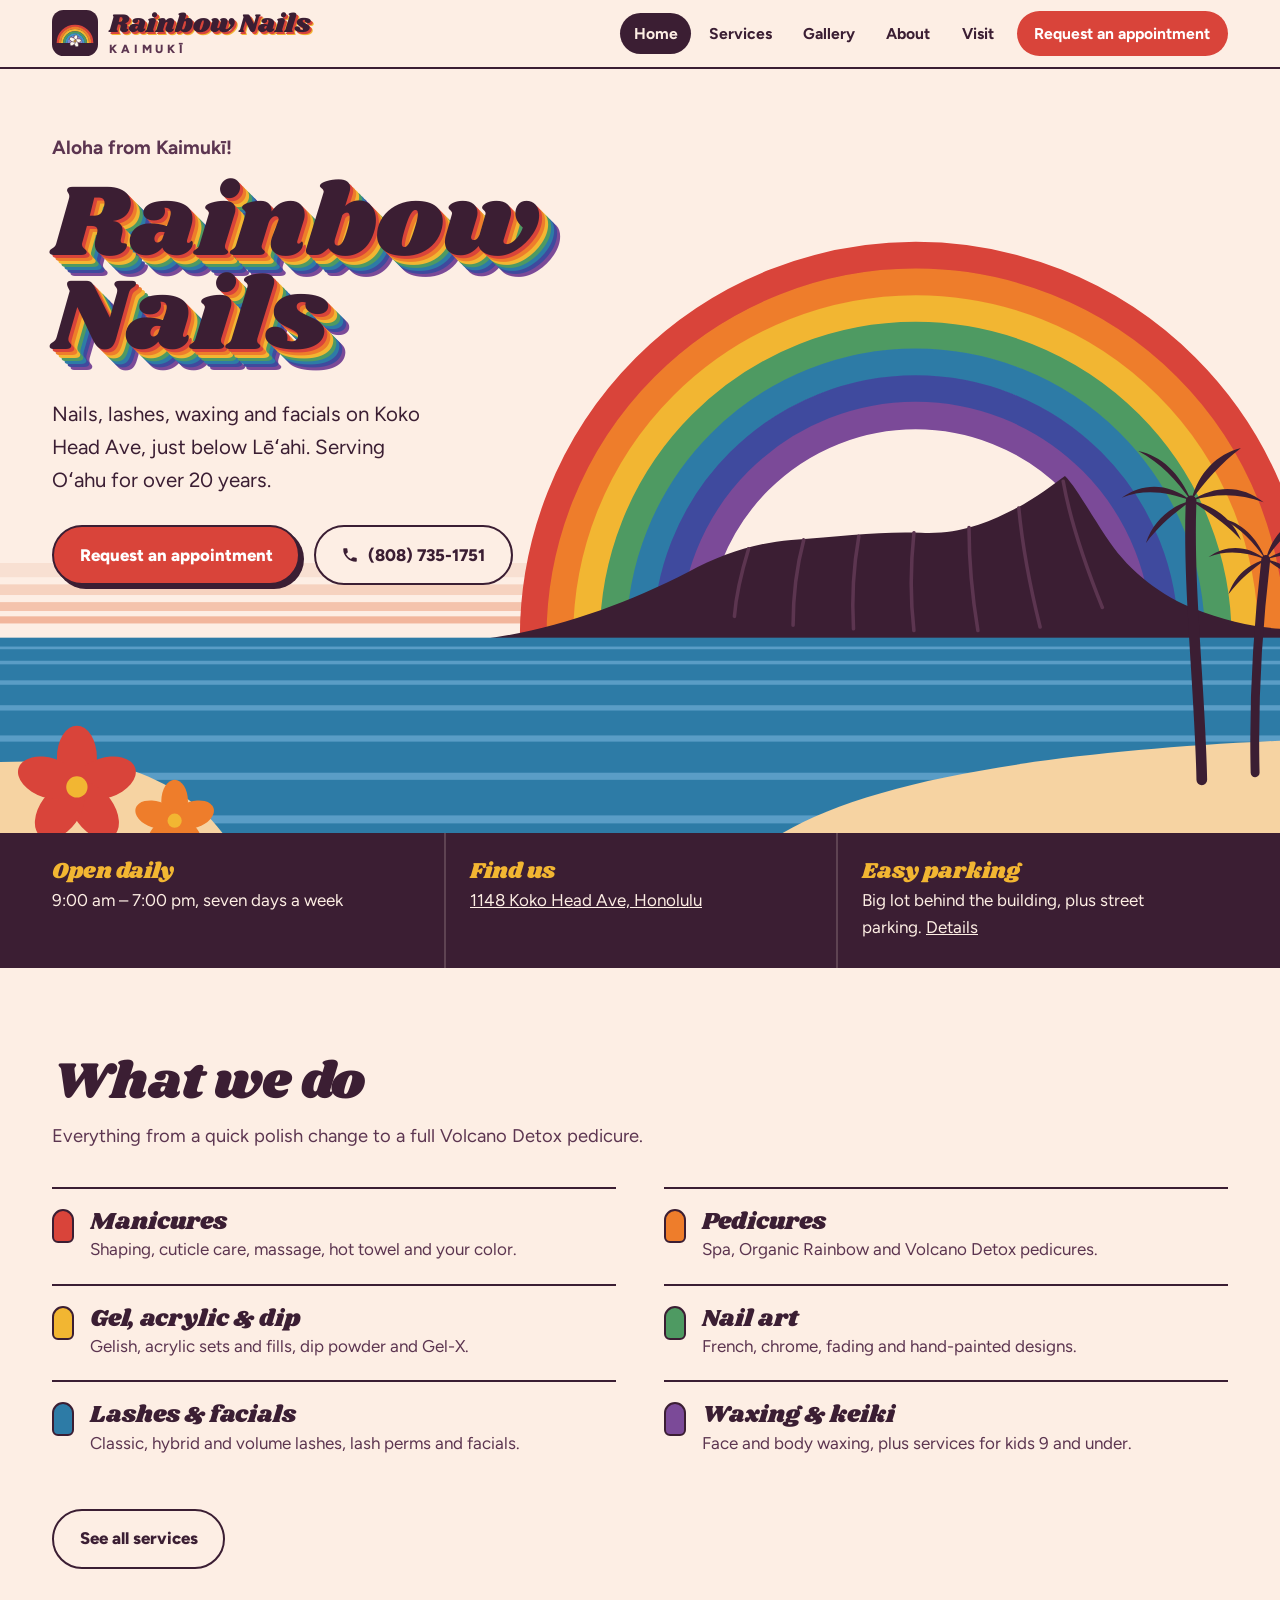
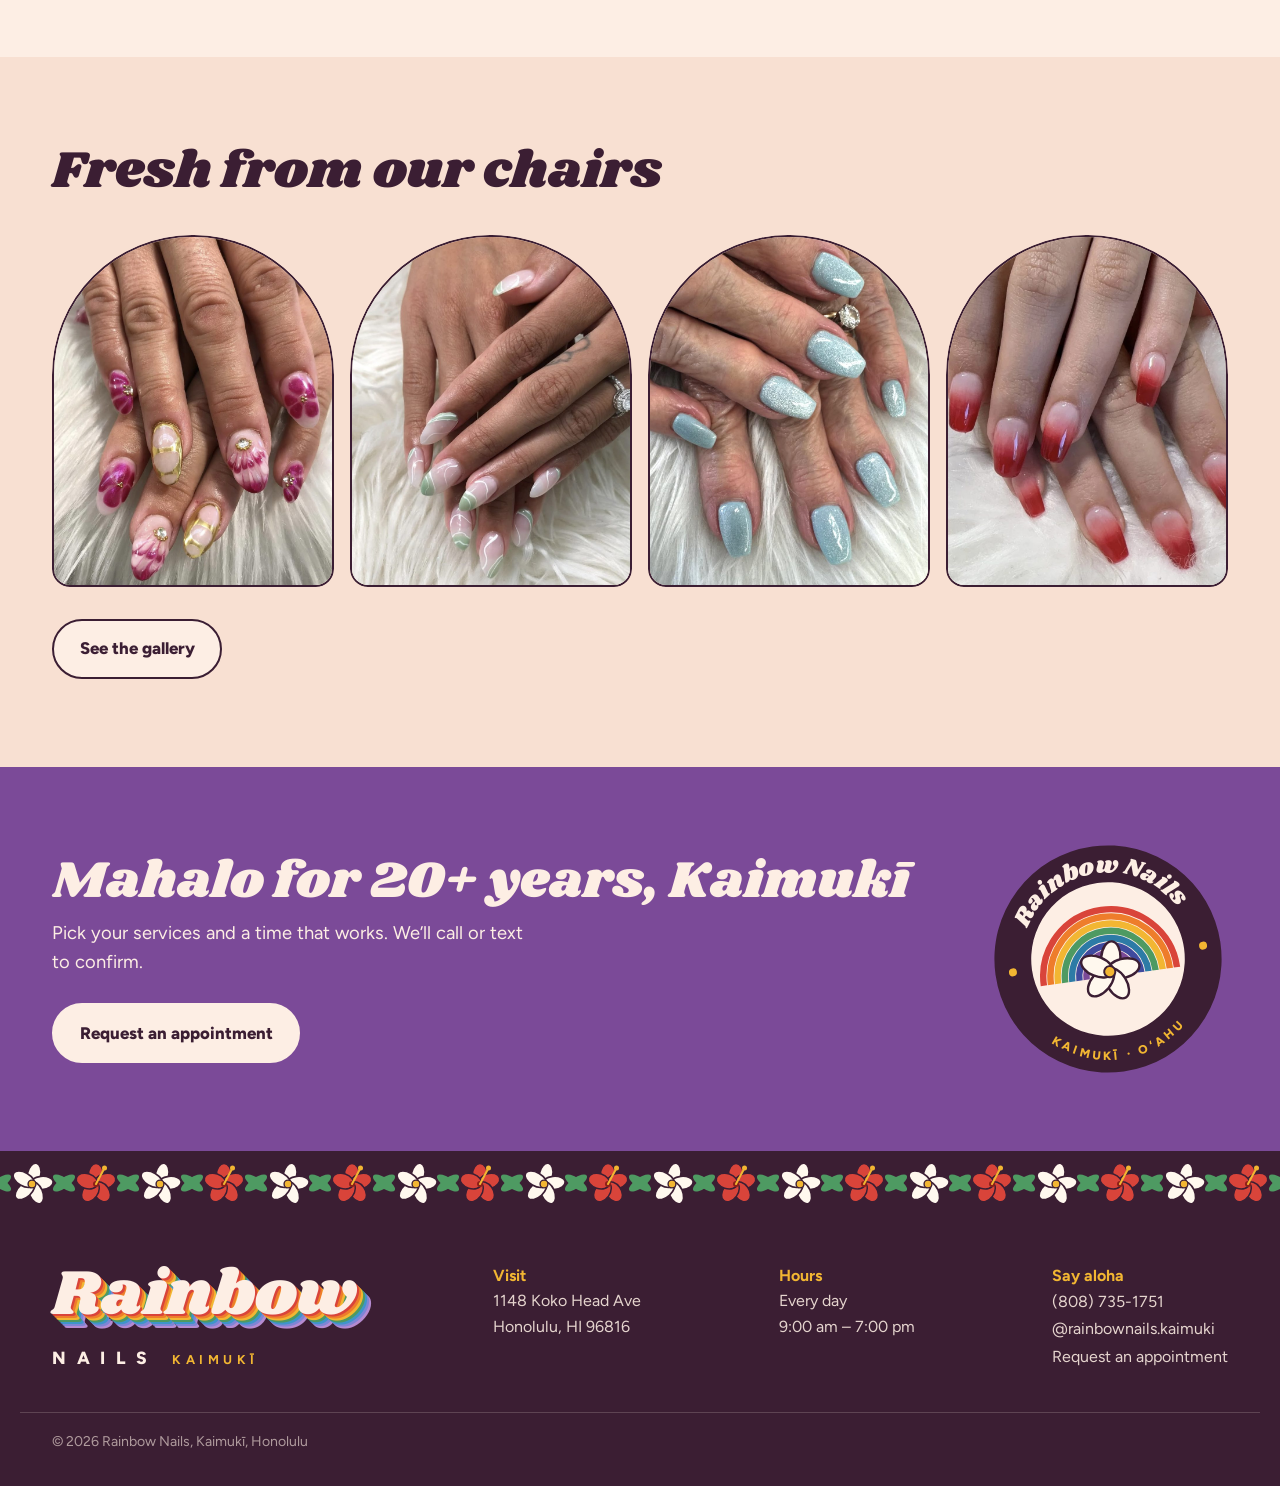
<file: index.html>
<!DOCTYPE html>
<html lang="en">
<head>
  <meta charset="UTF-8" />
  <meta name="viewport" content="width=device-width, initial-scale=1.0" />
  <title>Rainbow Nails | Nail Salon in Kaimukī, Honolulu</title>
  <meta name="description" content="Rainbow Nails is a Kaimukī nail salon on Koko Head Ave serving Oʻahu for over 20 years. Manicures, pedicures, gel, acrylic, dip, lashes, waxing and facials. Open daily 9am–7pm." />
  <meta property="og:title" content="Rainbow Nails | Nail Salon in Kaimukī, Honolulu" />
  <meta property="og:description" content="Rainbow Nails is a Kaimukī nail salon on Koko Head Ave serving Oʻahu for over 20 years. Manicures, pedicures, gel, acrylic, dip, lashes, waxing and facials. Open daily 9am–7pm." />
  <meta property="og:image" content="og-image.png" />
  <meta name="theme-color" content="#3B1E33" />
  <link rel="icon" type="image/x-icon" href="favicon.ico" />
  <link rel="icon" type="image/png" sizes="16x16" href="favicon-16x16.png" />
  <link rel="icon" type="image/png" sizes="32x32" href="favicon-32x32.png" />
  <link rel="icon" type="image/png" sizes="192x192" href="favicon-192.png" />
  <link rel="apple-touch-icon" sizes="180x180" href="apple-touch-icon.png" />
  <link rel="preconnect" href="https://fonts.googleapis.com" />
  <link rel="preconnect" href="https://fonts.gstatic.com" crossorigin />
  <link href="https://fonts.googleapis.com/css2?family=Figtree:wght@400;600;700;800&family=Shrikhand&display=swap" rel="stylesheet" />
  <link rel="stylesheet" href="style.css" />
</head>
<body>

  <nav class="nav" aria-label="Main">
    <div class="nav-inner">
      <a href="index.html" class="nav-logo" aria-label="Rainbow Nails, Kaimukī, home">
        <svg viewBox="0 0 64 64" aria-hidden="true"><rect width="64" height="64" rx="16" fill="#3B1E33"/><g fill="none" stroke-width="3.1"><path stroke="#D9443A" d="M8 46 A24 24 0 0 1 56 46"/><path stroke="#EE7D2B" d="M11 46 A21 21 0 0 1 53 46"/><path stroke="#F2B632" d="M14 46 A18 18 0 0 1 50 46"/><path stroke="#4E9A62" d="M17 46 A15 15 0 0 1 47 46"/><path stroke="#3E95C9" d="M20 46 A12 12 0 0 1 44 46"/><path stroke="#7D86D6" d="M23 46 A9 9 0 0 1 41 46"/><path stroke="#B48AD0" d="M26 46 A6 6 0 0 1 38 46"/></g><g transform="translate(32 43.2) scale(0.23)"><g fill="#FFF8EE" stroke="#3B1E33" stroke-width="3"><ellipse cx="0" cy="-17" rx="12" ry="21" transform="rotate(12)"/><ellipse cx="0" cy="-17" rx="12" ry="21" transform="rotate(84)"/><ellipse cx="0" cy="-17" rx="12" ry="21" transform="rotate(156)"/><ellipse cx="0" cy="-17" rx="12" ry="21" transform="rotate(228)"/><ellipse cx="0" cy="-17" rx="12" ry="21" transform="rotate(300)"/></g><circle r="7" fill="#F2B632" stroke="#3B1E33" stroke-width="2.5"/></g></svg>
        <span class="nav-logo-text">Rainbow Nails<span class="nav-logo-sub">KAIMUKĪ</span></span>
      </a>
      <ul class="nav-links">
        <li><a href="index.html" class="active" aria-current="page">Home</a></li>
        <li><a href="services.html">Services</a></li>
        <li><a href="gallery.html">Gallery</a></li>
        <li><a href="about.html">About</a></li>
        <li><a href="contact.html">Visit</a></li>
        <li><a href="book.html" class="nav-cta">Request an appointment</a></li>
      </ul>
      <button class="nav-toggle" aria-label="Open menu" aria-expanded="false">&#9776;</button>
    </div>
  </nav>

  <main>
  <section class="hero">
    <svg class="hero-scene" viewBox="-480 0 1920 860" preserveAspectRatio="xMaxYMax slice" aria-hidden="true"><rect x="-480" width="1920" height="860" fill="#FDEEE4"/><rect x="-480" y="556" width="1920" height="16" fill="#F8E0D2"/><rect x="-480" y="580" width="1920" height="12" fill="#F6D2BF"/><rect x="-480" y="600" width="1920" height="10" fill="#F4C3AC"/><rect x="-480" y="616" width="1920" height="8" fill="#F2B69C"/><g fill="none" stroke-width="31"><path class="rn-arc" stroke="#D9443A" d="M600 640 A430 430 0 0 1 1460 640"/><path class="rn-arc" stroke="#EE7D2B" d="M630 640 A400 400 0 0 1 1430 640"/><path class="rn-arc" stroke="#F2B632" d="M660 640 A370 370 0 0 1 1400 640"/><path class="rn-arc" stroke="#4E9A62" d="M690 640 A340 340 0 0 1 1370 640"/><path class="rn-arc" stroke="#2D7BA6" d="M720 640 A310 310 0 0 1 1340 640"/><path class="rn-arc" stroke="#3F4A9E" d="M750 640 A280 280 0 0 1 1310 640"/><path class="rn-arc" stroke="#7B4A98" d="M780 640 A250 250 0 0 1 1280 640"/></g><path fill="#3B1E33" d="M540 642 C620 632 700 604 774 566 C812 546 846 534 890 530 C948 526 992 520 1036 522 C1078 524 1108 512 1138 497 C1164 484 1184 468 1198 458 C1210 470 1224 496 1244 526 C1266 560 1298 588 1340 606 C1380 622 1412 628 1440 630 L1440 642 Z"/><g fill="none" stroke="#5C3550" stroke-width="4" stroke-linecap="round"><path d="M842 540 C834 566 828 590 826 616"/><path d="M904 530 C896 560 892 590 892 626"/><path d="M966 526 C960 560 958 596 960 630"/><path d="M1028 522 C1024 560 1024 598 1028 632"/><path d="M1090 516 C1090 556 1094 596 1100 632"/><path d="M1146 494 C1150 536 1158 580 1170 628"/><path d="M1196 464 C1204 510 1220 556 1240 606"/></g><rect x="-480" y="640" width="1920" height="220" fill="#2D7BA6"/><g fill="#5A9DC6"><rect x="-480" y="650" width="1920" height="3"/><rect x="-480" y="666" width="1920" height="4"/><rect x="-480" y="688" width="1920" height="5"/><rect x="-480" y="716" width="1920" height="6"/><rect x="-480" y="750" width="1920" height="7"/><rect x="-480" y="792" width="1920" height="8"/><rect x="-480" y="840" width="1920" height="9"/></g><path fill="#F6D3A2" d="M880 860 C980 800 1180 768 1440 756 L1440 860 Z"/><path fill="#F6D3A2" d="M-480 860 L-480 800 C-200 790 60 772 120 782 C170 792 220 820 250 860 Z"/><path fill="none" stroke="#3B1E33" stroke-width="12" stroke-linecap="round" d="M1352 800 C1350 700 1336 580 1340 486"/><path fill="none" stroke="#3B1E33" stroke-width="10" stroke-linecap="round" d="M1412 792 C1410 710 1416 620 1424 552"/><g fill="#3B1E33" transform="translate(1340 486) scale(0.85)"><path d="M0 0 C-30 -24 -64 -24 -92 -4 C-62 -16 -32 -12 0 0 Z"/><path d="M0 0 C-14 -36 -40 -60 -70 -66 C-40 -50 -20 -28 0 0 Z"/><path d="M0 0 C10 -38 34 -62 66 -70 C40 -50 18 -26 0 0 Z"/><path d="M0 0 C34 -22 68 -20 96 2 C64 -10 32 -10 0 0 Z"/><path d="M0 0 C26 4 54 22 66 52 C46 30 24 16 0 0 Z"/><path d="M0 0 C-26 6 -50 26 -60 56 C-42 32 -22 16 0 0 Z"/></g><g fill="#3B1E33" transform="translate(1424 552) scale(0.7)"><path d="M0 0 C-30 -24 -64 -24 -92 -4 C-62 -16 -32 -12 0 0 Z"/><path d="M0 0 C-14 -36 -40 -60 -70 -66 C-40 -50 -20 -28 0 0 Z"/><path d="M0 0 C10 -38 34 -62 66 -70 C40 -50 18 -26 0 0 Z"/><path d="M0 0 C34 -22 68 -20 96 2 C64 -10 32 -10 0 0 Z"/><path d="M0 0 C26 4 54 22 66 52 C46 30 24 16 0 0 Z"/><path d="M0 0 C-26 6 -50 26 -60 56 C-42 32 -22 16 0 0 Z"/></g><g transform="translate(86 808) scale(1.5)"><ellipse cx="0" cy="-22" rx="15" ry="24" fill="#D9443A" transform="rotate(0)"/><ellipse cx="0" cy="-22" rx="15" ry="24" fill="#D9443A" transform="rotate(72)"/><ellipse cx="0" cy="-22" rx="15" ry="24" fill="#D9443A" transform="rotate(144)"/><ellipse cx="0" cy="-22" rx="15" ry="24" fill="#D9443A" transform="rotate(216)"/><ellipse cx="0" cy="-22" rx="15" ry="24" fill="#D9443A" transform="rotate(288)"/><circle r="8" fill="#F2B632"/></g><g transform="translate(196 846)"><ellipse cx="0" cy="-22" rx="15" ry="24" fill="#EE7D2B" transform="rotate(0)"/><ellipse cx="0" cy="-22" rx="15" ry="24" fill="#EE7D2B" transform="rotate(72)"/><ellipse cx="0" cy="-22" rx="15" ry="24" fill="#EE7D2B" transform="rotate(144)"/><ellipse cx="0" cy="-22" rx="15" ry="24" fill="#EE7D2B" transform="rotate(216)"/><ellipse cx="0" cy="-22" rx="15" ry="24" fill="#EE7D2B" transform="rotate(288)"/><circle r="8" fill="#F2B632"/></g></svg>
    <div class="hero-text">
      <div class="hero-text-inner">
        <p class="hero-hello">Aloha from Kaimukī!</p>
        <h1 class="rainbow-shadow">Rainbow Nails</h1>
        <p class="hero-sub">Nails, lashes, waxing and facials on Koko Head Ave, just below Lēʻahi. Serving Oʻahu for over 20 years.</p>
        <div class="hero-actions">
          <a href="book.html" class="btn btn-primary">Request an appointment</a>
          <a href="tel:+18087351751" class="btn btn-ghost"><svg viewBox="0 0 24 24" fill="currentColor" aria-hidden="true"><path d="M6.6 10.8a15.2 15.2 0 0 0 6.6 6.6l2.2-2.2a1 1 0 0 1 1-.25 11.4 11.4 0 0 0 3.6.57 1 1 0 0 1 1 1V20a1 1 0 0 1-1 1A17 17 0 0 1 3 4a1 1 0 0 1 1-1h3.5a1 1 0 0 1 1 1c0 1.25.2 2.45.57 3.57a1 1 0 0 1-.25 1z"/></svg> (808) 735-1751</a>
        </div>
      </div>
    </div>
  </section>

  <section class="info-strip" aria-label="Quick info">
    <div class="wrap">
      <div class="info-item"><h3>Open daily</h3><p>9:00 am – 7:00 pm, seven days a week</p></div>
      <div class="info-item"><h3>Find us</h3><p><a href="https://www.google.com/maps/dir/?api=1&destination=Rainbow+Nails,+1148+Koko+Head+Ave,+Honolulu,+HI+96816" target="_blank" rel="noopener">1148 Koko Head Ave, Honolulu</a></p></div>
      <div class="info-item"><h3>Easy parking</h3><p>Big lot behind the building, plus street parking. <a href="contact.html#parking">Details</a></p></div>
    </div>
  </section>

  <section class="section">
    <div class="wrap">
      <div class="section-head">
        <h2>What we do</h2>
        <p>Everything from a quick polish change to a full Volcano Detox pedicure.</p>
      </div>
      <ul class="menu">
        <li><span class="chip c1"></span><div><h3>Manicures</h3><p>Shaping, cuticle care, massage, hot towel and your color.</p></div></li>
        <li><span class="chip c2"></span><div><h3>Pedicures</h3><p>Spa, Organic Rainbow and Volcano Detox pedicures.</p></div></li>
        <li><span class="chip c3"></span><div><h3>Gel, acrylic &amp; dip</h3><p>Gelish, acrylic sets and fills, dip powder and Gel-X.</p></div></li>
        <li><span class="chip c4"></span><div><h3>Nail art</h3><p>French, chrome, fading and hand-painted designs.</p></div></li>
        <li><span class="chip c5"></span><div><h3>Lashes &amp; facials</h3><p>Classic, hybrid and volume lashes, lash perms and facials.</p></div></li>
        <li><span class="chip c7"></span><div><h3>Waxing &amp; keiki</h3><p>Face and body waxing, plus services for kids 9 and under.</p></div></li>
      </ul>
      <p style="margin-top:2rem"><a href="services.html" class="btn btn-ghost">See all services</a></p>
    </div>
  </section>

  <section class="section section--panel">
    <div class="wrap">
      <div class="section-head"><h2>Fresh from our chairs</h2></div>
      <div class="arch-row">
        <a href="gallery.html"><img src="gallery-2.jpg" alt="Magenta flower nail art with gold chrome accents" loading="lazy" /></a>
        <a href="gallery.html"><img src="gallery-1.jpg" alt="Sheer pink almond nails with sage green swirl art" loading="lazy" /></a>
        <a href="gallery.html"><img src="gallery-6.jpg" alt="Icy blue shimmer gel nails" loading="lazy" /></a>
        <a href="gallery.html"><img src="gallery-5.jpg" alt="Red ombre coffin nails" loading="lazy" /></a>
      </div>
      <p style="margin-top:2rem"><a href="gallery.html" class="btn btn-ghost">See the gallery</a></p>
    </div>
  </section>

  <section class="mahalo">
    <div class="wrap">
      <div>
        <h2>Mahalo for 20+ years, Kaimukī</h2>
        <p>Pick your services and a time that works. We&rsquo;ll call or text to confirm.</p>
        <a href="book.html" class="btn btn-light">Request an appointment</a>
      </div>
      <svg class="mahalo-badge" viewBox="0 0 300 300" role="img" aria-label="Rainbow Nails, Kaimukī, Oʻahu badge"><defs><path id="bTop" d="M42 150 A108 108 0 0 1 258 150"/><path id="bBot" d="M24 150 A126 126 0 0 0 276 150"/></defs><circle cx="150" cy="150" r="142" fill="#3B1E33"/><circle cx="150" cy="150" r="96" fill="#FDEEE4"/><text font-family="Shrikhand, Georgia, serif" font-size="30" fill="#FDEEE4"><textPath href="#bTop" startOffset="50%" text-anchor="middle">Rainbow Nails</textPath></text><text font-family="Figtree, sans-serif" font-weight="800" font-size="15" letter-spacing="4" fill="#F2B632"><textPath href="#bBot" startOffset="50%" text-anchor="middle">KAIMUKĪ · OʻAHU</textPath></text><circle cx="30" cy="150" r="5" fill="#F2B632"/><circle cx="270" cy="150" r="5" fill="#F2B632"/><g fill="none" stroke-width="8"><path stroke="#D9443A" d="M66 172 A84 84 0 0 1 234 172"/><path stroke="#EE7D2B" d="M75 172 A75 75 0 0 1 225 172"/><path stroke="#F2B632" d="M84 172 A66 66 0 0 1 216 172"/><path stroke="#4E9A62" d="M93 172 A57 57 0 0 1 207 172"/><path stroke="#2D7BA6" d="M102 172 A48 48 0 0 1 198 172"/><path stroke="#3F4A9E" d="M111 172 A39 39 0 0 1 189 172"/><path stroke="#7B4A98" d="M120 172 A30 30 0 0 1 180 172"/></g><g transform="translate(150 166)"><g fill="#FFF8EE" stroke="#3B1E33" stroke-width="3"><ellipse cx="0" cy="-17" rx="12" ry="21" transform="rotate(12)"/><ellipse cx="0" cy="-17" rx="12" ry="21" transform="rotate(84)"/><ellipse cx="0" cy="-17" rx="12" ry="21" transform="rotate(156)"/><ellipse cx="0" cy="-17" rx="12" ry="21" transform="rotate(228)"/><ellipse cx="0" cy="-17" rx="12" ry="21" transform="rotate(300)"/></g><circle r="7" fill="#F2B632" stroke="#3B1E33" stroke-width="2.5"/></g></svg>
    </div>
  </section>
  </main>

  <svg class="lei-band" aria-hidden="true"><defs><pattern id="leiBand" width="128" height="64" patternUnits="userSpaceOnUse"><rect width="128" height="64" fill="#3B1E33"/><g fill="#4E9A62"><ellipse cx="0" cy="32" rx="5" ry="13" transform="rotate(55 0 32)"/><ellipse cx="0" cy="32" rx="5" ry="13" transform="rotate(-55 0 32)"/><ellipse cx="64" cy="32" rx="5" ry="13" transform="rotate(55 64 32)"/><ellipse cx="64" cy="32" rx="5" ry="13" transform="rotate(-55 64 32)"/><ellipse cx="128" cy="32" rx="5" ry="13" transform="rotate(55 128 32)"/><ellipse cx="128" cy="32" rx="5" ry="13" transform="rotate(-55 128 32)"/></g><g transform="translate(32 33) scale(0.56)"><g fill="#FFF8EE" stroke="#3B1E33" stroke-width="3"><ellipse cx="0" cy="-17" rx="12" ry="21" transform="rotate(12)"/><ellipse cx="0" cy="-17" rx="12" ry="21" transform="rotate(84)"/><ellipse cx="0" cy="-17" rx="12" ry="21" transform="rotate(156)"/><ellipse cx="0" cy="-17" rx="12" ry="21" transform="rotate(228)"/><ellipse cx="0" cy="-17" rx="12" ry="21" transform="rotate(300)"/></g><circle r="7" fill="#F2B632" stroke="#3B1E33" stroke-width="2.5"/></g><g transform="translate(96 33) scale(0.5)"><g fill="#D9443A" stroke="#3B1E33" stroke-width="3"><ellipse cx="0" cy="-19" rx="15" ry="22" transform="rotate(0)"/><ellipse cx="0" cy="-19" rx="15" ry="22" transform="rotate(72)"/><ellipse cx="0" cy="-19" rx="15" ry="22" transform="rotate(144)"/><ellipse cx="0" cy="-19" rx="15" ry="22" transform="rotate(216)"/><ellipse cx="0" cy="-19" rx="15" ry="22" transform="rotate(288)"/></g><circle r="6" fill="#8E1F17"/><path d="M0 0 L16 -30" stroke="#F2B632" stroke-width="4" stroke-linecap="round"/><circle cx="17" cy="-32" r="5" fill="#F2B632"/></g></pattern></defs><rect width="100%" height="64" fill="url(#leiBand)"/></svg>
  <footer class="footer">
    <div class="footer-inner">
      <div>
        <div class="footer-logo-word">Rainbow</div>
        <div class="footer-logo-line"><span class="n">NAILS</span><span class="k">KAIMUKĪ</span></div>
      </div>
      <div>
        <h4>Visit</h4>
        <p>1148 Koko Head Ave<br>Honolulu, HI 96816</p>
      </div>
      <div>
        <h4>Hours</h4>
        <p>Every day<br>9:00 am – 7:00 pm</p>
      </div>
      <div>
        <h4>Say aloha</h4>
        <ul class="footer-links">
          <li><a href="tel:+18087351751">(808) 735-1751</a></li>
          <li><a href="https://www.instagram.com/rainbownails.kaimuki/" target="_blank" rel="noopener">@rainbownails.kaimuki</a></li>
          <li><a href="book.html">Request an appointment</a></li>
        </ul>
      </div>
    </div>
    <div class="footer-bottom">&copy; <span id="yr">2026</span> Rainbow Nails, Kaimukī, Honolulu</div>
  </footer>

  <a href="tel:+18087351751" class="call-bar"><svg viewBox="0 0 24 24" fill="currentColor" aria-hidden="true"><path d="M6.6 10.8a15.2 15.2 0 0 0 6.6 6.6l2.2-2.2a1 1 0 0 1 1-.25 11.4 11.4 0 0 0 3.6.57 1 1 0 0 1 1 1V20a1 1 0 0 1-1 1A17 17 0 0 1 3 4a1 1 0 0 1 1-1h3.5a1 1 0 0 1 1 1c0 1.25.2 2.45.57 3.57a1 1 0 0 1-.25 1z"/></svg> Call to book</a>

  <script src="nav.js"></script>
</body>
</html>
</file>
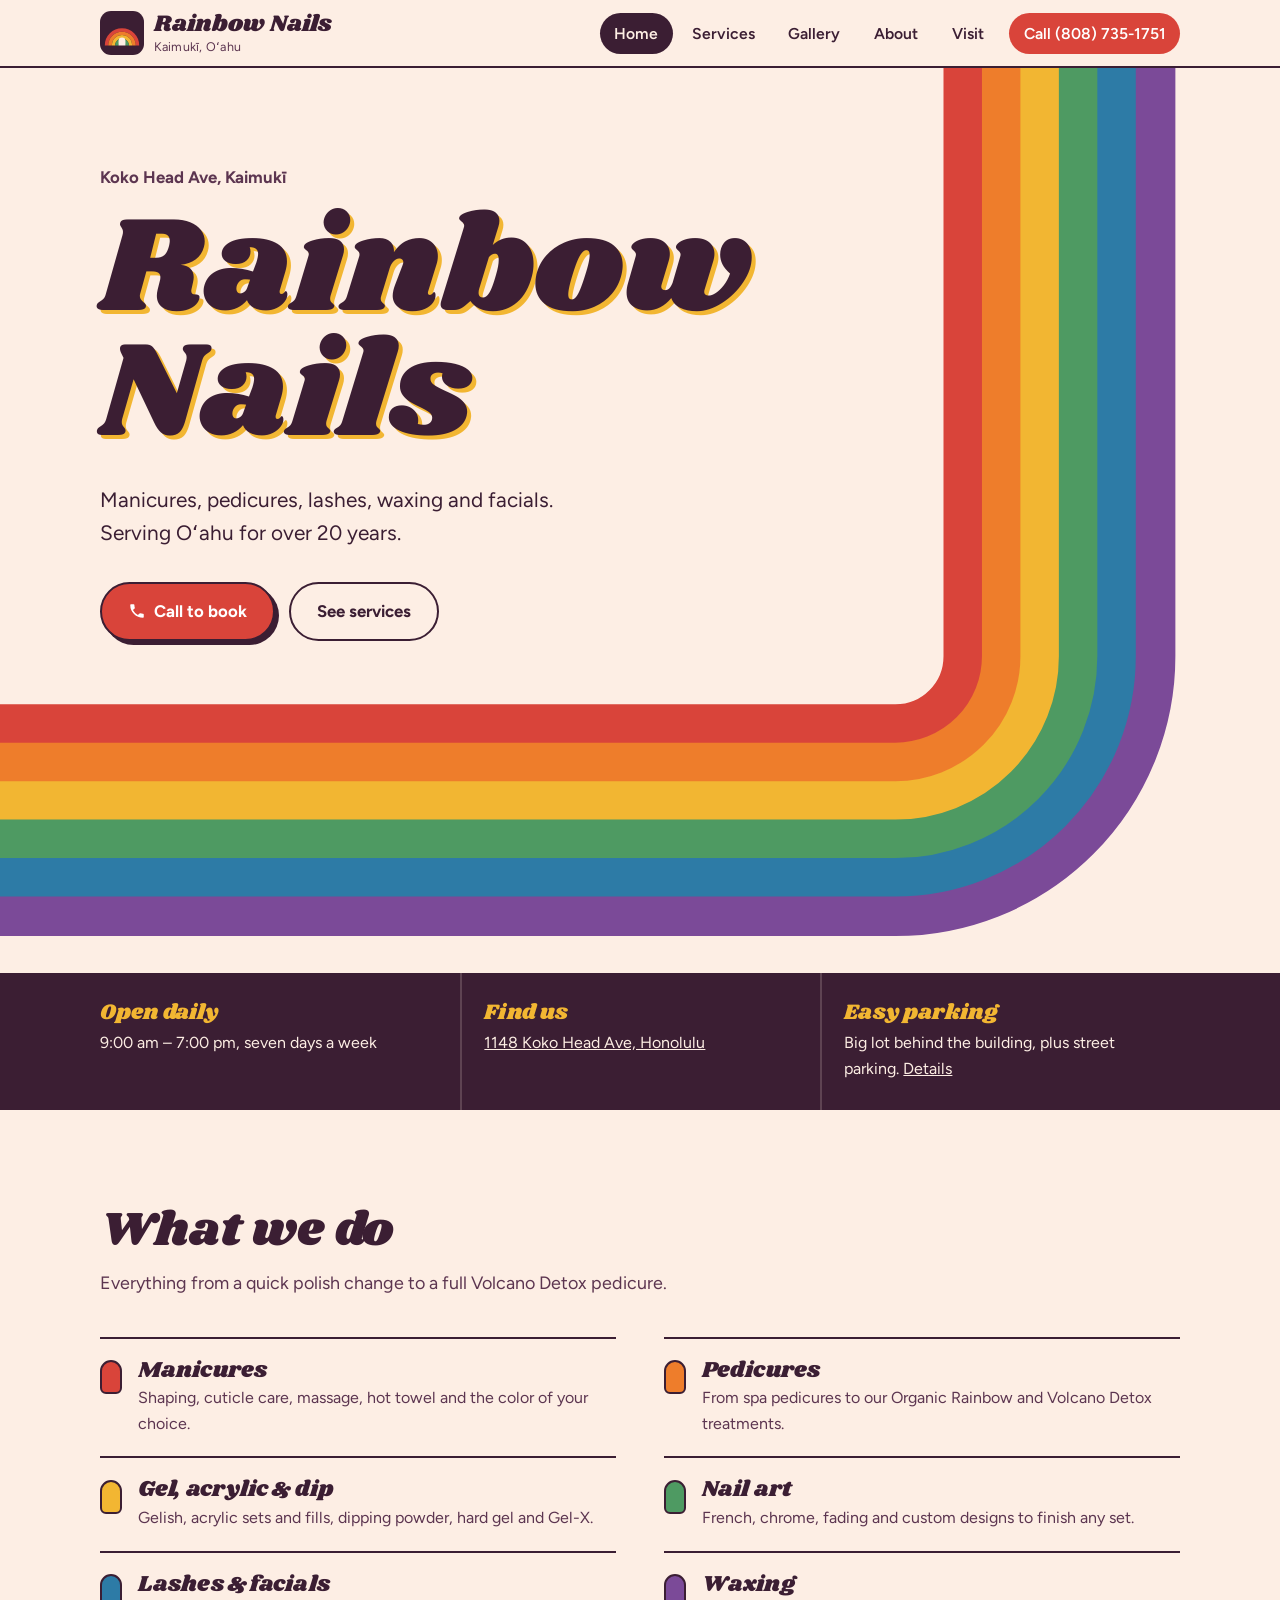
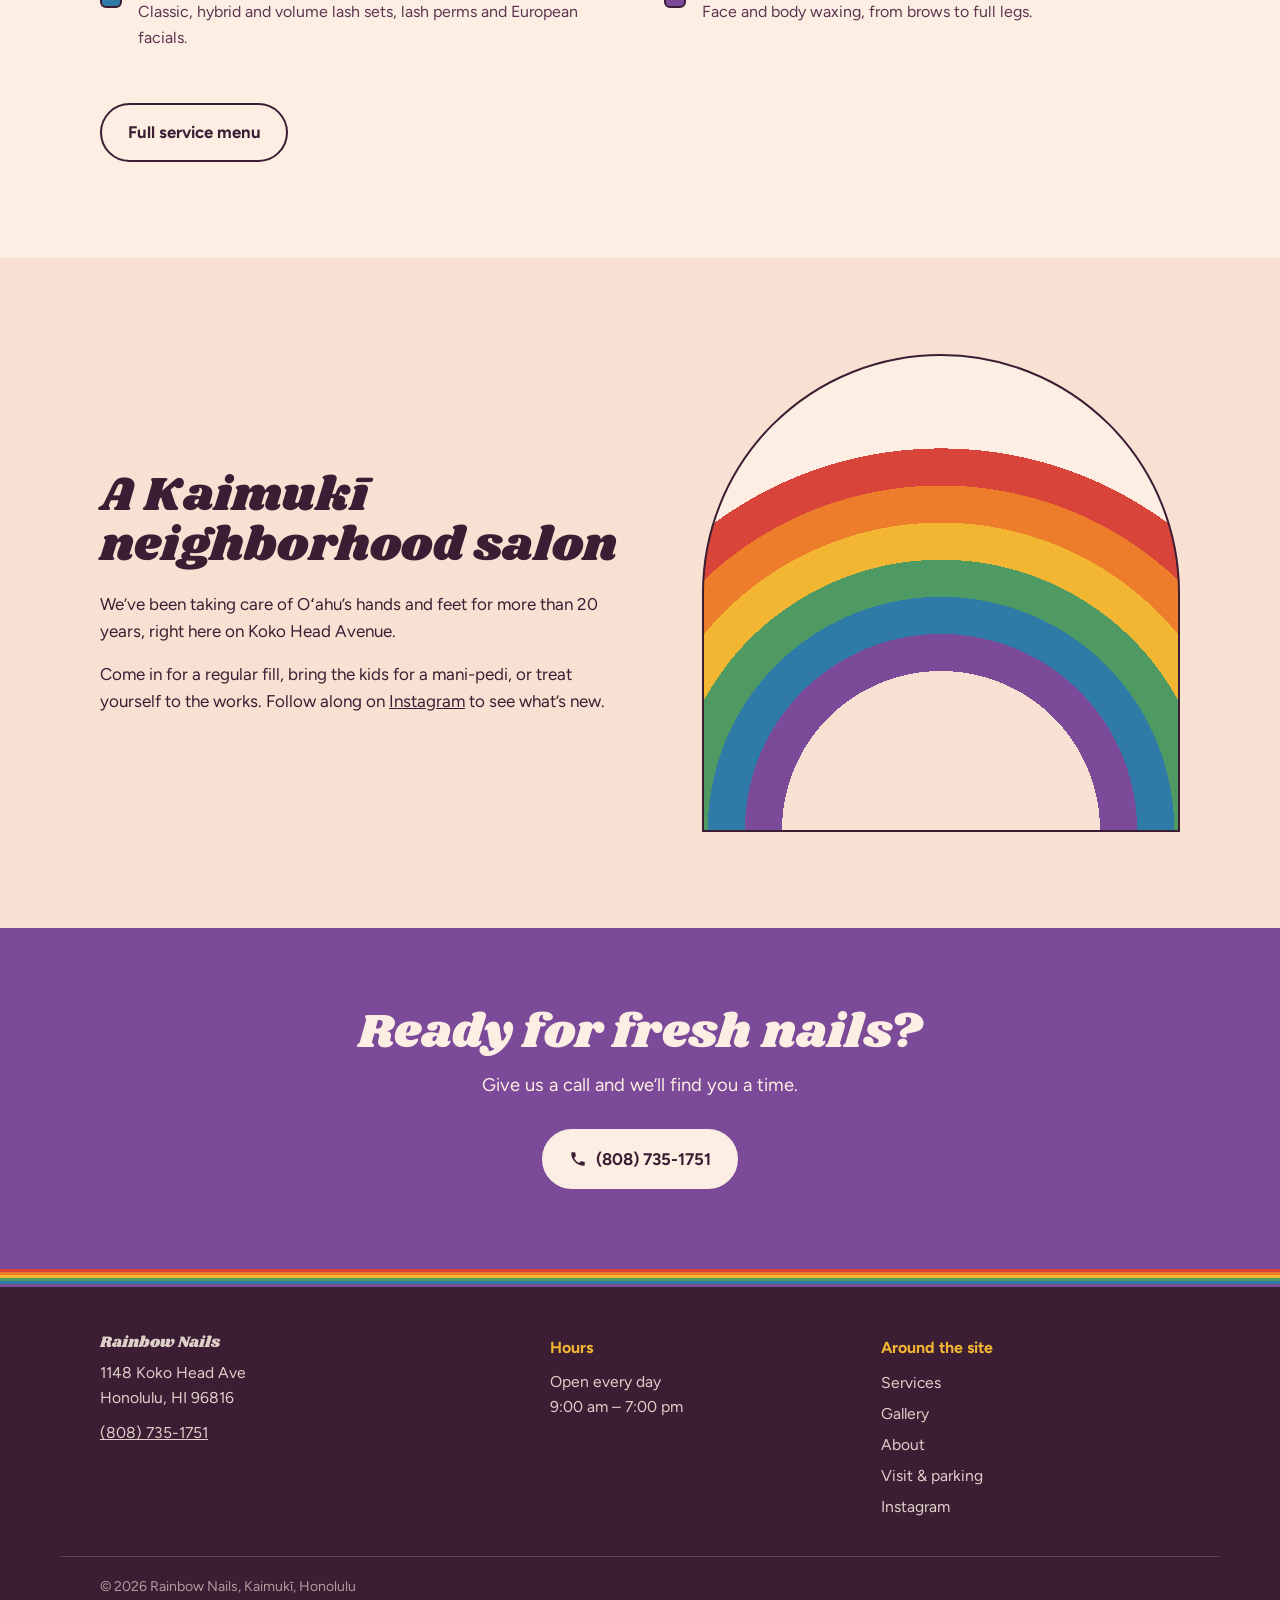
<file: rainbow-nails-site/index.html>
<!DOCTYPE html>
<html lang="en">
<head>
  <meta charset="UTF-8" />
  <meta name="viewport" content="width=device-width, initial-scale=1.0" />
  <title>Rainbow Nails | Nail Salon in Kaimukī, Honolulu</title>
  <meta name="description" content="Rainbow Nails is a Kaimukī nail salon on Koko Head Ave serving Oʻahu for over 20 years. Manicures, pedicures, gel, acrylic, dip, lashes, waxing and facials. Open daily 9am–7pm." />
  <meta property="og:title" content="Rainbow Nails | Nail Salon in Kaimukī, Honolulu" />
  <meta property="og:description" content="Rainbow Nails is a Kaimukī nail salon on Koko Head Ave serving Oʻahu for over 20 years. Manicures, pedicures, gel, acrylic, dip, lashes, waxing and facials. Open daily 9am–7pm." />
  <meta property="og:image" content="og-image.png" />
  <meta name="theme-color" content="#3B1E33" />
  <link rel="icon" type="image/x-icon" href="favicon.ico" />
  <link rel="icon" type="image/svg+xml" href="logo-mark.svg" />
  <link rel="icon" type="image/png" sizes="16x16" href="favicon-16x16.png" />
  <link rel="icon" type="image/png" sizes="32x32" href="favicon-32x32.png" />
  <link rel="icon" type="image/png" sizes="192x192" href="favicon-192.png" />
  <link rel="apple-touch-icon" sizes="180x180" href="apple-touch-icon.png" />
  <link rel="preconnect" href="https://fonts.googleapis.com" />
  <link rel="preconnect" href="https://fonts.gstatic.com" crossorigin />
  <link href="https://fonts.googleapis.com/css2?family=Figtree:wght@400;600;700;800&family=Shrikhand&display=swap" rel="stylesheet" />
  <link rel="stylesheet" href="style.css" />
</head>
<body>

  <nav class="nav" aria-label="Main">
    <div class="nav-inner">
      <a href="index.html" class="nav-logo">
        <img src="logo-mark.svg" alt="" width="44" height="44" />
        <span class="nav-logo-text">Rainbow Nails<span class="nav-logo-sub">Kaimukī, Oʻahu</span></span>
      </a>
      <ul class="nav-links">
        <li><a href="index.html" class="active" aria-current="page">Home</a></li>
        <li><a href="services.html">Services</a></li>
        <li><a href="gallery.html">Gallery</a></li>
        <li><a href="about.html">About</a></li>
        <li><a href="contact.html">Visit</a></li>
        <li><a href="tel:+18087351751" class="nav-call">Call (808) 735-1751</a></li>
      </ul>
      <button class="nav-toggle" aria-label="Open menu" aria-expanded="false">&#9776;</button>
    </div>
  </nav>

  <main>
  <section class="hero">
    <svg class="hero-swoosh hero-swoosh--d" viewBox="0 0 1200 800" preserveAspectRatio="xMaxYMax slice" aria-hidden="true">
<path stroke="var(--r1)" stroke-width="35" d="M-20 580 H860 A60 60 0 0 0 920 520 V-60"/>
<path stroke="var(--r2)" stroke-width="35" d="M-20 614 H860 A94 94 0 0 0 954 520 V-60"/>
<path stroke="var(--r3)" stroke-width="35" d="M-20 648 H860 A128 128 0 0 0 988 520 V-60"/>
<path stroke="var(--r4)" stroke-width="35" d="M-20 682 H860 A162 162 0 0 0 1022 520 V-60"/>
<path stroke="var(--r5)" stroke-width="35" d="M-20 716 H860 A196 196 0 0 0 1056 520 V-60"/>
<path stroke="var(--r6)" stroke-width="35" d="M-20 750 H860 A230 230 0 0 0 1090 520 V-60"/>
    </svg>
    <div class="hero-text">
      <p class="hero-place">Koko Head Ave, Kaimukī</p>
      <h1>Rainbow Nails</h1>
      <p class="hero-sub">Manicures, pedicures, lashes, waxing and facials. Serving Oʻahu for over 20 years.</p>
      <div class="hero-actions">
        <a href="tel:+18087351751" class="btn btn-call"><svg viewBox="0 0 24 24" fill="currentColor" aria-hidden="true"><path d="M6.6 10.8a15.2 15.2 0 0 0 6.6 6.6l2.2-2.2a1 1 0 0 1 1-.25 11.4 11.4 0 0 0 3.6.57 1 1 0 0 1 1 1V20a1 1 0 0 1-1 1A17 17 0 0 1 3 4a1 1 0 0 1 1-1h3.5a1 1 0 0 1 1 1c0 1.25.2 2.45.57 3.57a1 1 0 0 1-.25 1z"/></svg> Call to book</a>
        <a href="services.html" class="btn btn-ghost">See services</a>
      </div>
    </div>
    <div class="hero-spacer">
      <svg class="hero-swoosh hero-swoosh--m" viewBox="0 0 400 240" preserveAspectRatio="xMaxYMax slice" aria-hidden="true">
<path stroke="var(--r1)" stroke-width="23" d="M-20 40 H240 A140 140 0 0 1 380 180 V300"/>
<path stroke="var(--r2)" stroke-width="23" d="M-20 62 H240 A118 118 0 0 1 358 180 V300"/>
<path stroke="var(--r3)" stroke-width="23" d="M-20 84 H240 A96 96 0 0 1 336 180 V300"/>
<path stroke="var(--r4)" stroke-width="23" d="M-20 106 H240 A74 74 0 0 1 314 180 V300"/>
<path stroke="var(--r5)" stroke-width="23" d="M-20 128 H240 A52 52 0 0 1 292 180 V300"/>
<path stroke="var(--r6)" stroke-width="23" d="M-20 150 H240 A30 30 0 0 1 270 180 V300"/>
      </svg>
    </div>
  </section>

  <section class="info-strip" aria-label="Quick info">
    <div class="wrap">
      <div class="info-item">
        <h3>Open daily</h3>
        <p>9:00 am – 7:00 pm, seven days a week</p>
      </div>
      <div class="info-item">
        <h3>Find us</h3>
        <p><a href="https://www.google.com/maps/dir/?api=1&destination=Rainbow+Nails,+1148+Koko+Head+Ave,+Honolulu,+HI+96816" target="_blank" rel="noopener">1148 Koko Head Ave, Honolulu</a></p>
      </div>
      <div class="info-item">
        <h3>Easy parking</h3>
        <p>Big lot behind the building, plus street parking. <a href="contact.html#parking">Details</a></p>
      </div>
    </div>
  </section>

  <section class="section">
    <div class="wrap">
      <div class="section-head">
        <h2>What we do</h2>
        <p>Everything from a quick polish change to a full Volcano Detox pedicure.</p>
      </div>
      <ul class="menu">
        <li><span class="chip c1"></span><div><h3>Manicures</h3><p>Shaping, cuticle care, massage, hot towel and the color of your choice.</p></div></li>
        <li><span class="chip c2"></span><div><h3>Pedicures</h3><p>From spa pedicures to our Organic Rainbow and Volcano Detox treatments.</p></div></li>
        <li><span class="chip c3"></span><div><h3>Gel, acrylic &amp; dip</h3><p>Gelish, acrylic sets and fills, dipping powder, hard gel and Gel-X.</p></div></li>
        <li><span class="chip c4"></span><div><h3>Nail art</h3><p>French, chrome, fading and custom designs to finish any set.</p></div></li>
        <li><span class="chip c5"></span><div><h3>Lashes &amp; facials</h3><p>Classic, hybrid and volume lash sets, lash perms and European facials.</p></div></li>
        <li><span class="chip c6"></span><div><h3>Waxing</h3><p>Face and body waxing, from brows to full legs.</p></div></li>
      </ul>
      <p style="margin-top:2rem"><a href="services.html" class="btn btn-ghost">Full service menu</a></p>
    </div>
  </section>

  <section class="section section--panel">
    <div class="wrap local">
      <div>
        <h2>A Kaimukī neighborhood salon</h2>
        <p style="margin-top:1.2rem">We&rsquo;ve been taking care of Oʻahu&rsquo;s hands and feet for more than 20 years, right here on Koko Head Avenue.</p>
        <p>Come in for a regular fill, bring the kids for a mani-pedi, or treat yourself to the works. Follow along on <a href="https://www.instagram.com/rainbownails.kaimuki/" target="_blank" rel="noopener">Instagram</a> to see what&rsquo;s new.</p>
      </div>
      <div class="local-art" aria-hidden="true"></div>
    </div>
  </section>

  <section class="cta-band">
    <h2>Ready for fresh nails?</h2>
    <p>Give us a call and we&rsquo;ll find you a time.</p>
    <a href="tel:+18087351751" class="btn btn-light"><svg viewBox="0 0 24 24" fill="currentColor" aria-hidden="true"><path d="M6.6 10.8a15.2 15.2 0 0 0 6.6 6.6l2.2-2.2a1 1 0 0 1 1-.25 11.4 11.4 0 0 0 3.6.57 1 1 0 0 1 1 1V20a1 1 0 0 1-1 1A17 17 0 0 1 3 4a1 1 0 0 1 1-1h3.5a1 1 0 0 1 1 1c0 1.25.2 2.45.57 3.57a1 1 0 0 1-.25 1z"/></svg> (808) 735-1751</a>
  </section>
  </main>

  <div class="stripes stripes--thin" aria-hidden="true"></div>
  <footer class="footer">
    <div class="footer-inner">
      <div>
        <p class="footer-logo">Rainbow Nails</p>
        <p>1148 Koko Head Ave<br>Honolulu, HI 96816</p>
        <p style="margin-top:.6rem"><a href="tel:+18087351751">(808) 735-1751</a></p>
      </div>
      <div>
        <h4>Hours</h4>
        <p>Open every day<br>9:00 am – 7:00 pm</p>
      </div>
      <div>
        <h4>Around the site</h4>
        <ul class="footer-links">
          <li><a href="services.html">Services</a></li>
          <li><a href="gallery.html">Gallery</a></li>
          <li><a href="about.html">About</a></li>
          <li><a href="contact.html">Visit &amp; parking</a></li>
          <li><a href="https://www.instagram.com/rainbownails.kaimuki/" target="_blank" rel="noopener">Instagram</a></li>
        </ul>
      </div>
    </div>
    <div class="footer-bottom">&copy; <span id="yr">2026</span> Rainbow Nails, Kaimukī, Honolulu</div>
  </footer>

  <a href="tel:+18087351751" class="call-bar"><svg viewBox="0 0 24 24" fill="currentColor" aria-hidden="true"><path d="M6.6 10.8a15.2 15.2 0 0 0 6.6 6.6l2.2-2.2a1 1 0 0 1 1-.25 11.4 11.4 0 0 0 3.6.57 1 1 0 0 1 1 1V20a1 1 0 0 1-1 1A17 17 0 0 1 3 4a1 1 0 0 1 1-1h3.5a1 1 0 0 1 1 1c0 1.25.2 2.45.57 3.57a1 1 0 0 1-.25 1z"/></svg> Call to book</a>

  <script src="nav.js"></script>
</body>
</html>
</file>
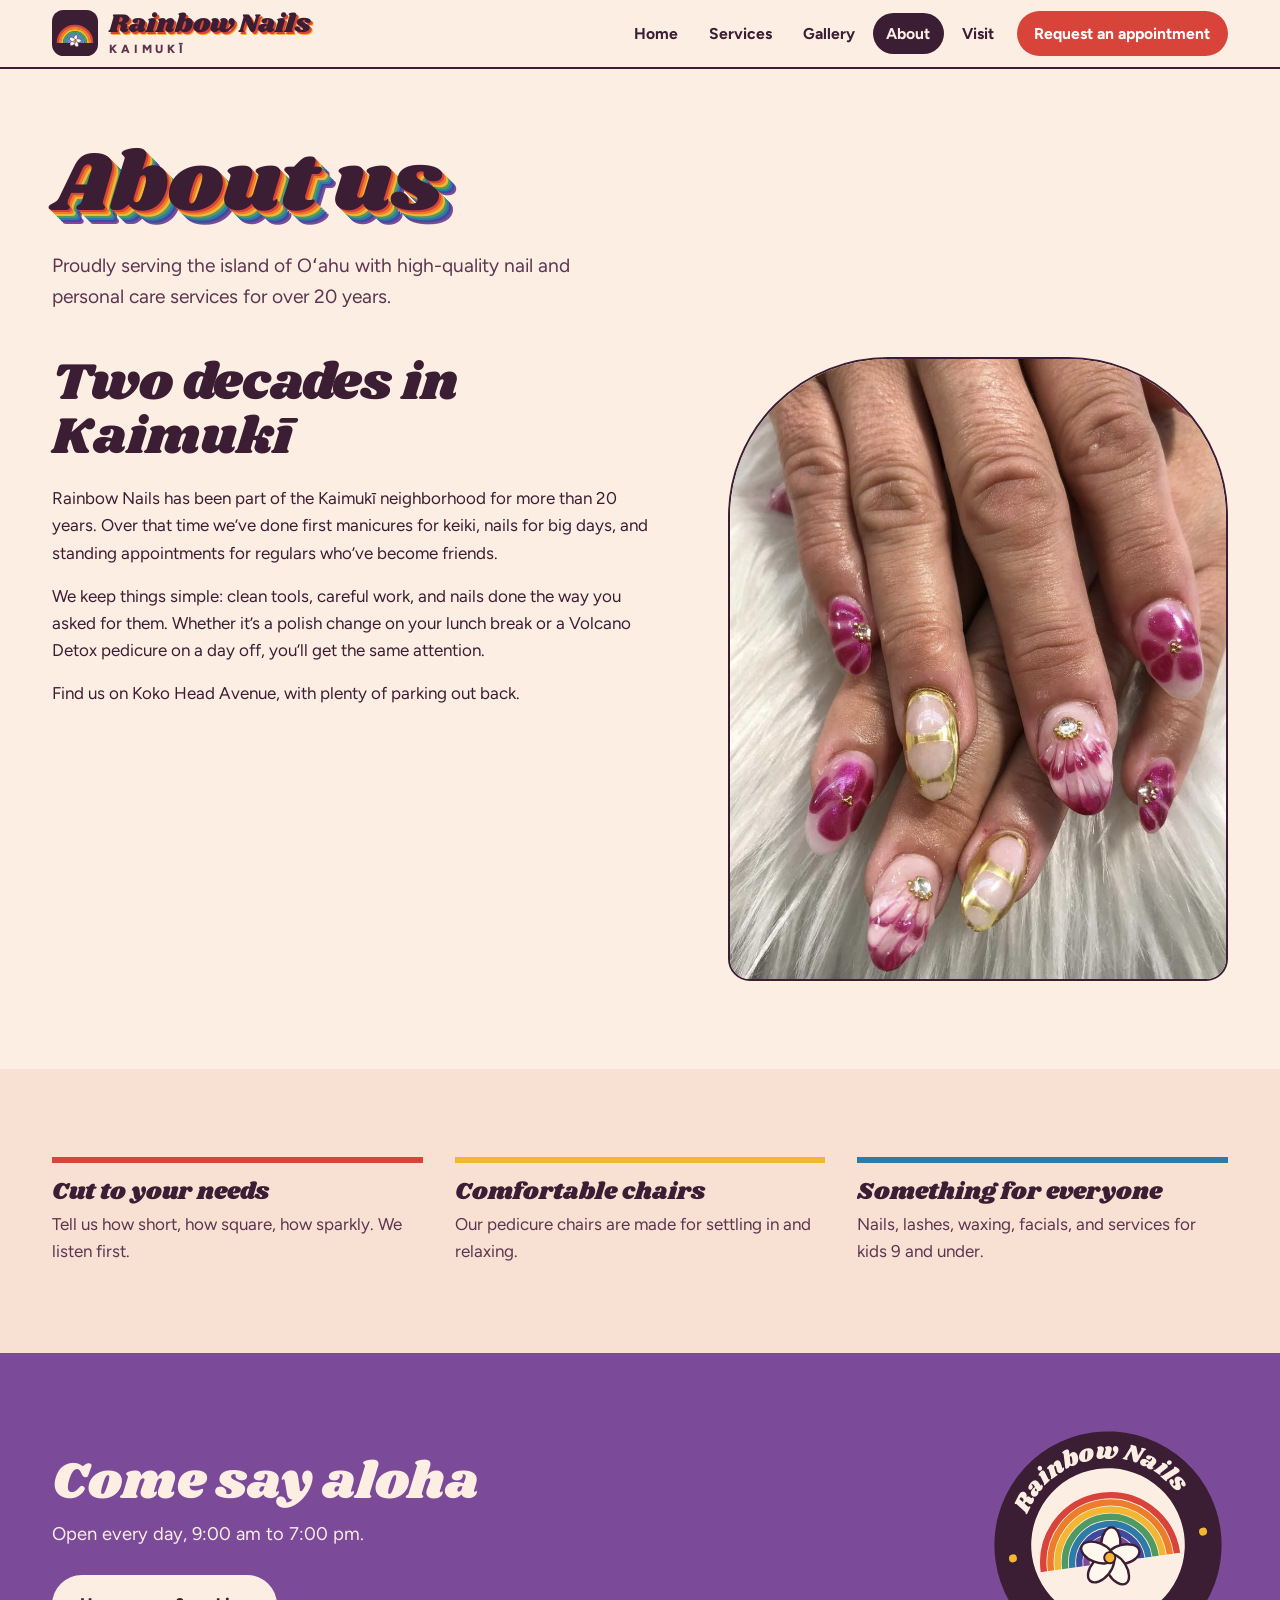
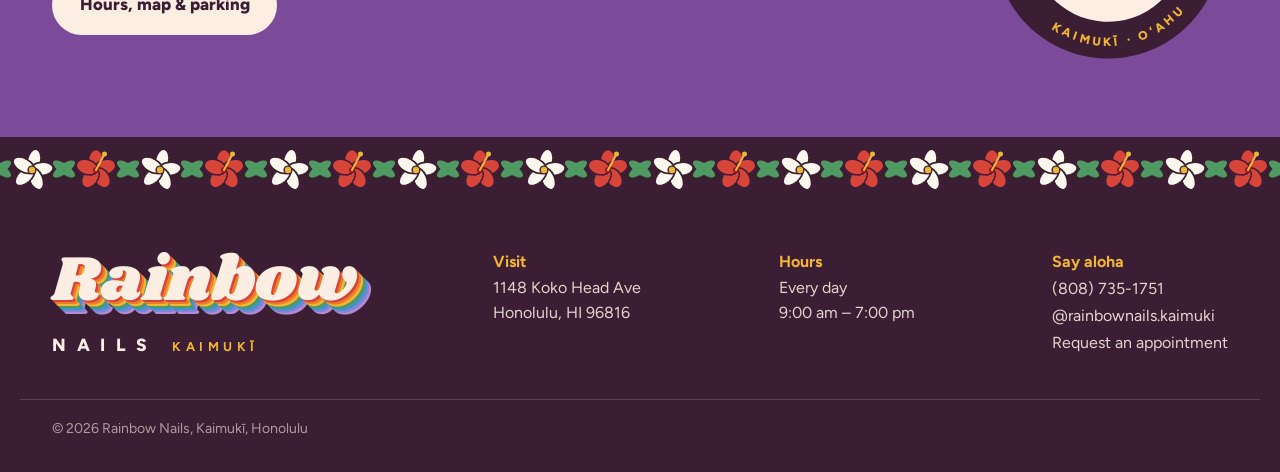
<file: about.html>
<!DOCTYPE html>
<html lang="en">
<head>
  <meta charset="UTF-8" />
  <meta name="viewport" content="width=device-width, initial-scale=1.0" />
  <title>About | Rainbow Nails, Kaimukī</title>
  <meta name="description" content="Rainbow Nails has served Oʻahu with high-quality nail and personal care services for over 20 years from Koko Head Ave in Kaimukī." />
  <meta property="og:title" content="About | Rainbow Nails, Kaimukī" />
  <meta property="og:description" content="Rainbow Nails has served Oʻahu with high-quality nail and personal care services for over 20 years from Koko Head Ave in Kaimukī." />
  <meta property="og:image" content="og-image.png" />
  <meta name="theme-color" content="#3B1E33" />
  <link rel="icon" type="image/x-icon" href="favicon.ico" />
  <link rel="icon" type="image/png" sizes="16x16" href="favicon-16x16.png" />
  <link rel="icon" type="image/png" sizes="32x32" href="favicon-32x32.png" />
  <link rel="icon" type="image/png" sizes="192x192" href="favicon-192.png" />
  <link rel="apple-touch-icon" sizes="180x180" href="apple-touch-icon.png" />
  <link rel="preconnect" href="https://fonts.googleapis.com" />
  <link rel="preconnect" href="https://fonts.gstatic.com" crossorigin />
  <link href="https://fonts.googleapis.com/css2?family=Figtree:wght@400;600;700;800&family=Shrikhand&display=swap" rel="stylesheet" />
  <link rel="stylesheet" href="style.css" />
</head>
<body>

  <nav class="nav" aria-label="Main">
    <div class="nav-inner">
      <a href="index.html" class="nav-logo" aria-label="Rainbow Nails, Kaimukī, home">
        <svg viewBox="0 0 64 64" aria-hidden="true"><rect width="64" height="64" rx="16" fill="#3B1E33"/><g fill="none" stroke-width="3.1"><path stroke="#D9443A" d="M8 46 A24 24 0 0 1 56 46"/><path stroke="#EE7D2B" d="M11 46 A21 21 0 0 1 53 46"/><path stroke="#F2B632" d="M14 46 A18 18 0 0 1 50 46"/><path stroke="#4E9A62" d="M17 46 A15 15 0 0 1 47 46"/><path stroke="#3E95C9" d="M20 46 A12 12 0 0 1 44 46"/><path stroke="#7D86D6" d="M23 46 A9 9 0 0 1 41 46"/><path stroke="#B48AD0" d="M26 46 A6 6 0 0 1 38 46"/></g><g transform="translate(32 43.2) scale(0.23)"><g fill="#FFF8EE" stroke="#3B1E33" stroke-width="3"><ellipse cx="0" cy="-17" rx="12" ry="21" transform="rotate(12)"/><ellipse cx="0" cy="-17" rx="12" ry="21" transform="rotate(84)"/><ellipse cx="0" cy="-17" rx="12" ry="21" transform="rotate(156)"/><ellipse cx="0" cy="-17" rx="12" ry="21" transform="rotate(228)"/><ellipse cx="0" cy="-17" rx="12" ry="21" transform="rotate(300)"/></g><circle r="7" fill="#F2B632" stroke="#3B1E33" stroke-width="2.5"/></g></svg>
        <span class="nav-logo-text">Rainbow Nails<span class="nav-logo-sub">KAIMUKĪ</span></span>
      </a>
      <ul class="nav-links">
        <li><a href="index.html">Home</a></li>
        <li><a href="services.html">Services</a></li>
        <li><a href="gallery.html">Gallery</a></li>
        <li><a href="about.html" class="active" aria-current="page">About</a></li>
        <li><a href="contact.html">Visit</a></li>
        <li><a href="book.html" class="nav-cta">Request an appointment</a></li>
      </ul>
      <button class="nav-toggle" aria-label="Open menu" aria-expanded="false">&#9776;</button>
    </div>
  </nav>

  <main>
  <header class="page-header">
    <div class="wrap">
      <h1 class="rainbow-shadow--sm">About us</h1>
      <p>Proudly serving the island of Oʻahu with high-quality nail and personal care services for over 20 years.</p>
    </div>
  </header>

  <section class="section" style="padding-top:0">
    <div class="wrap about-grid">
      <div>
        <!-- EDIT: replace with the owners' own story -->
        <h2>Two decades in Kaimukī</h2>
        <p style="margin-top:1.2rem">Rainbow Nails has been part of the Kaimukī neighborhood for more than 20 years. Over that time we&rsquo;ve done first manicures for keiki, nails for big days, and standing appointments for regulars who&rsquo;ve become friends.</p>
        <p>We keep things simple: clean tools, careful work, and nails done the way you asked for them. Whether it&rsquo;s a polish change on your lunch break or a Volcano Detox pedicure on a day off, you&rsquo;ll get the same attention.</p>
        <p>Find us on Koko Head Avenue, with plenty of parking out back.</p>
      </div>
      <!-- To use a salon photo instead, replace the image below with about-salon.jpg -->
      <img class="about-photo" src="gallery-2.jpg" alt="Magenta flower nail art with gold chrome accents" />
    </div>
  </section>

  <section class="section section--panel">
    <div class="wrap">
      <ul class="values">
        <li><h3>Cut to your needs</h3><p>Tell us how short, how square, how sparkly. We listen first.</p></li>
        <!-- EDIT: confirm with owners -->
        <li><h3>Comfortable chairs</h3><p>Our pedicure chairs are made for settling in and relaxing.</p></li>
        <li><h3>Something for everyone</h3><p>Nails, lashes, waxing, facials, and services for kids 9 and under.</p></li>
      </ul>
    </div>
  </section>

  <section class="mahalo">
    <div class="wrap">
      <div>
        <h2>Come say aloha</h2>
        <p>Open every day, 9:00 am to 7:00 pm.</p>
        <a href="contact.html" class="btn btn-light">Hours, map &amp; parking</a>
      </div>
      <svg class="mahalo-badge" viewBox="0 0 300 300" role="img" aria-label="Rainbow Nails, Kaimukī, Oʻahu badge"><defs><path id="bTop" d="M42 150 A108 108 0 0 1 258 150"/><path id="bBot" d="M24 150 A126 126 0 0 0 276 150"/></defs><circle cx="150" cy="150" r="142" fill="#3B1E33"/><circle cx="150" cy="150" r="96" fill="#FDEEE4"/><text font-family="Shrikhand, Georgia, serif" font-size="30" fill="#FDEEE4"><textPath href="#bTop" startOffset="50%" text-anchor="middle">Rainbow Nails</textPath></text><text font-family="Figtree, sans-serif" font-weight="800" font-size="15" letter-spacing="4" fill="#F2B632"><textPath href="#bBot" startOffset="50%" text-anchor="middle">KAIMUKĪ · OʻAHU</textPath></text><circle cx="30" cy="150" r="5" fill="#F2B632"/><circle cx="270" cy="150" r="5" fill="#F2B632"/><g fill="none" stroke-width="8"><path stroke="#D9443A" d="M66 172 A84 84 0 0 1 234 172"/><path stroke="#EE7D2B" d="M75 172 A75 75 0 0 1 225 172"/><path stroke="#F2B632" d="M84 172 A66 66 0 0 1 216 172"/><path stroke="#4E9A62" d="M93 172 A57 57 0 0 1 207 172"/><path stroke="#2D7BA6" d="M102 172 A48 48 0 0 1 198 172"/><path stroke="#3F4A9E" d="M111 172 A39 39 0 0 1 189 172"/><path stroke="#7B4A98" d="M120 172 A30 30 0 0 1 180 172"/></g><g transform="translate(150 166)"><g fill="#FFF8EE" stroke="#3B1E33" stroke-width="3"><ellipse cx="0" cy="-17" rx="12" ry="21" transform="rotate(12)"/><ellipse cx="0" cy="-17" rx="12" ry="21" transform="rotate(84)"/><ellipse cx="0" cy="-17" rx="12" ry="21" transform="rotate(156)"/><ellipse cx="0" cy="-17" rx="12" ry="21" transform="rotate(228)"/><ellipse cx="0" cy="-17" rx="12" ry="21" transform="rotate(300)"/></g><circle r="7" fill="#F2B632" stroke="#3B1E33" stroke-width="2.5"/></g></svg>
    </div>
  </section>
  </main>

  <svg class="lei-band" aria-hidden="true"><defs><pattern id="leiBand" width="128" height="64" patternUnits="userSpaceOnUse"><rect width="128" height="64" fill="#3B1E33"/><g fill="#4E9A62"><ellipse cx="0" cy="32" rx="5" ry="13" transform="rotate(55 0 32)"/><ellipse cx="0" cy="32" rx="5" ry="13" transform="rotate(-55 0 32)"/><ellipse cx="64" cy="32" rx="5" ry="13" transform="rotate(55 64 32)"/><ellipse cx="64" cy="32" rx="5" ry="13" transform="rotate(-55 64 32)"/><ellipse cx="128" cy="32" rx="5" ry="13" transform="rotate(55 128 32)"/><ellipse cx="128" cy="32" rx="5" ry="13" transform="rotate(-55 128 32)"/></g><g transform="translate(32 33) scale(0.56)"><g fill="#FFF8EE" stroke="#3B1E33" stroke-width="3"><ellipse cx="0" cy="-17" rx="12" ry="21" transform="rotate(12)"/><ellipse cx="0" cy="-17" rx="12" ry="21" transform="rotate(84)"/><ellipse cx="0" cy="-17" rx="12" ry="21" transform="rotate(156)"/><ellipse cx="0" cy="-17" rx="12" ry="21" transform="rotate(228)"/><ellipse cx="0" cy="-17" rx="12" ry="21" transform="rotate(300)"/></g><circle r="7" fill="#F2B632" stroke="#3B1E33" stroke-width="2.5"/></g><g transform="translate(96 33) scale(0.5)"><g fill="#D9443A" stroke="#3B1E33" stroke-width="3"><ellipse cx="0" cy="-19" rx="15" ry="22" transform="rotate(0)"/><ellipse cx="0" cy="-19" rx="15" ry="22" transform="rotate(72)"/><ellipse cx="0" cy="-19" rx="15" ry="22" transform="rotate(144)"/><ellipse cx="0" cy="-19" rx="15" ry="22" transform="rotate(216)"/><ellipse cx="0" cy="-19" rx="15" ry="22" transform="rotate(288)"/></g><circle r="6" fill="#8E1F17"/><path d="M0 0 L16 -30" stroke="#F2B632" stroke-width="4" stroke-linecap="round"/><circle cx="17" cy="-32" r="5" fill="#F2B632"/></g></pattern></defs><rect width="100%" height="64" fill="url(#leiBand)"/></svg>
  <footer class="footer">
    <div class="footer-inner">
      <div>
        <div class="footer-logo-word">Rainbow</div>
        <div class="footer-logo-line"><span class="n">NAILS</span><span class="k">KAIMUKĪ</span></div>
      </div>
      <div>
        <h4>Visit</h4>
        <p>1148 Koko Head Ave<br>Honolulu, HI 96816</p>
      </div>
      <div>
        <h4>Hours</h4>
        <p>Every day<br>9:00 am – 7:00 pm</p>
      </div>
      <div>
        <h4>Say aloha</h4>
        <ul class="footer-links">
          <li><a href="tel:+18087351751">(808) 735-1751</a></li>
          <li><a href="https://www.instagram.com/rainbownails.kaimuki/" target="_blank" rel="noopener">@rainbownails.kaimuki</a></li>
          <li><a href="book.html">Request an appointment</a></li>
        </ul>
      </div>
    </div>
    <div class="footer-bottom">&copy; <span id="yr">2026</span> Rainbow Nails, Kaimukī, Honolulu</div>
  </footer>

  <a href="tel:+18087351751" class="call-bar"><svg viewBox="0 0 24 24" fill="currentColor" aria-hidden="true"><path d="M6.6 10.8a15.2 15.2 0 0 0 6.6 6.6l2.2-2.2a1 1 0 0 1 1-.25 11.4 11.4 0 0 0 3.6.57 1 1 0 0 1 1 1V20a1 1 0 0 1-1 1A17 17 0 0 1 3 4a1 1 0 0 1 1-1h3.5a1 1 0 0 1 1 1c0 1.25.2 2.45.57 3.57a1 1 0 0 1-.25 1z"/></svg> Call to book</a>

  <script src="nav.js"></script>
</body>
</html>
</file>
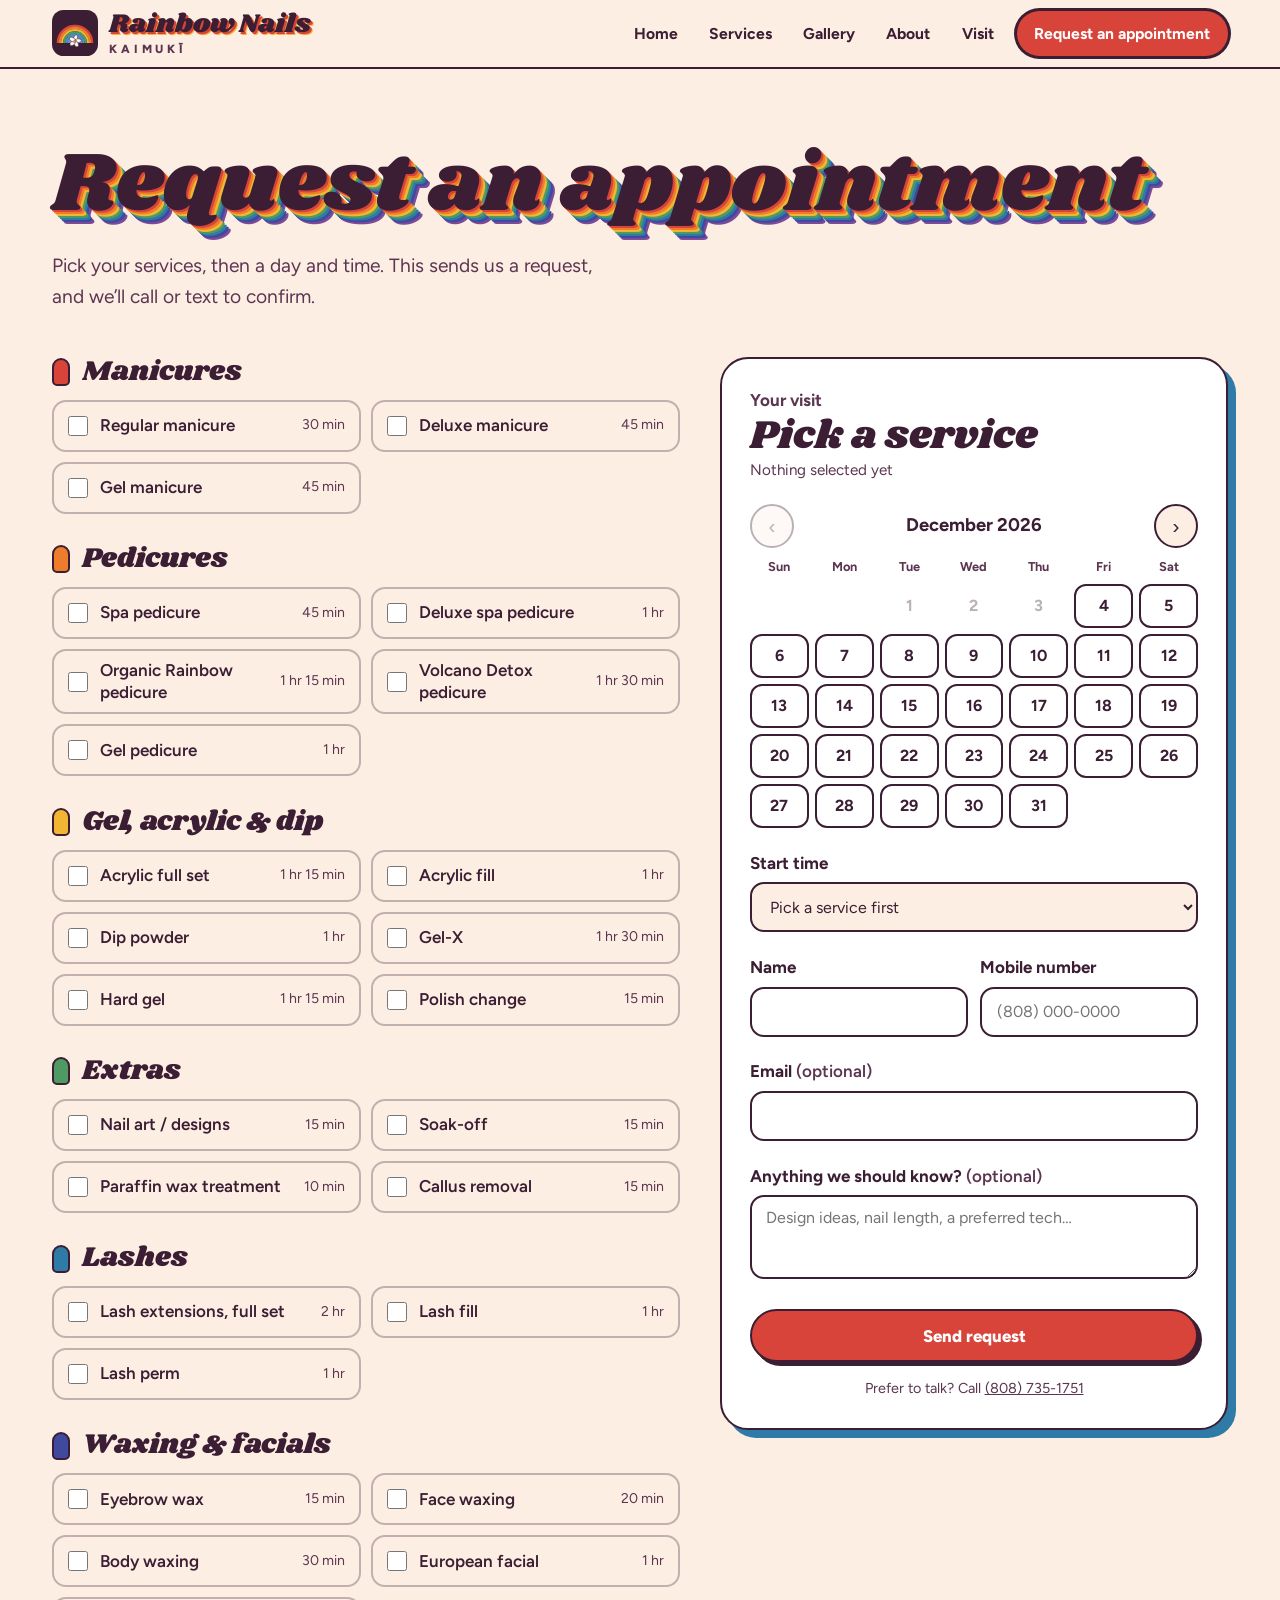
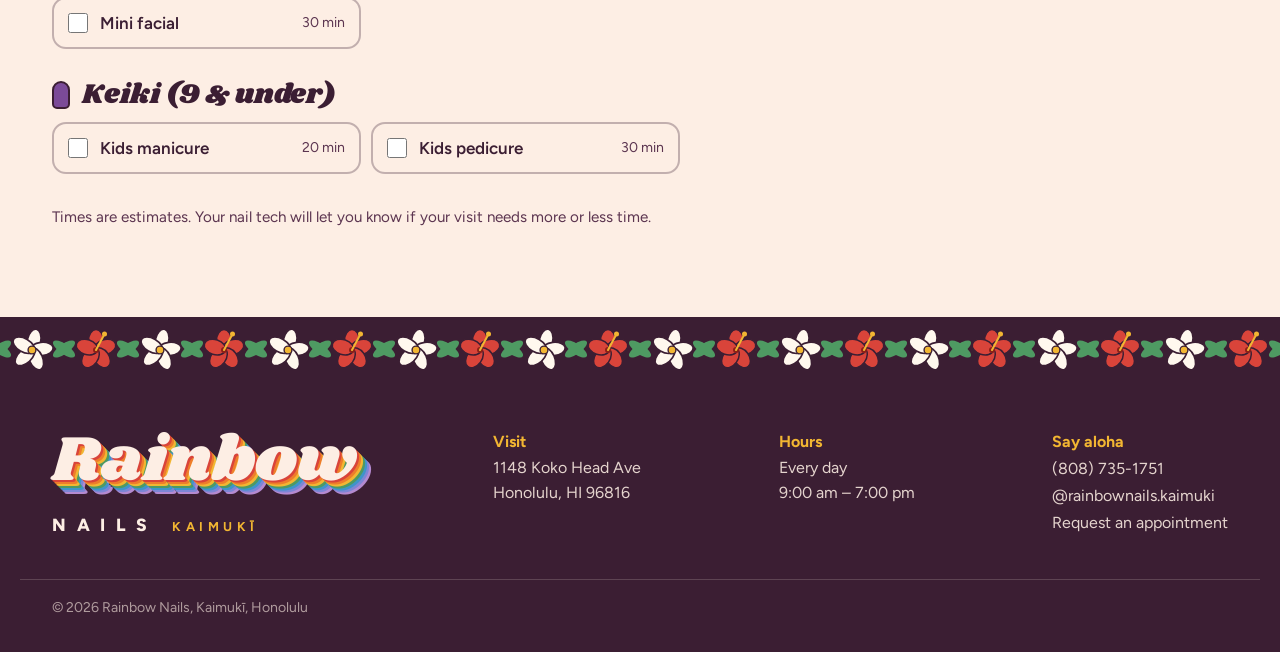
<file: book.html>
<!DOCTYPE html>
<html lang="en">
<head>
  <meta charset="UTF-8" />
  <meta name="viewport" content="width=device-width, initial-scale=1.0" />
  <title>Request an Appointment | Rainbow Nails, Kaimukī</title>
  <meta name="description" content="Request a nail, lash, waxing or facial appointment at Rainbow Nails in Kaimukī. Pick your services and a time, and we'll call or text to confirm." />
  <meta property="og:title" content="Request an Appointment | Rainbow Nails, Kaimukī" />
  <meta property="og:description" content="Request a nail, lash, waxing or facial appointment at Rainbow Nails in Kaimukī. Pick your services and a time, and we'll call or text to confirm." />
  <meta property="og:image" content="og-image.png" />
  <meta name="theme-color" content="#3B1E33" />
  <link rel="icon" type="image/x-icon" href="favicon.ico" />
  <link rel="icon" type="image/png" sizes="16x16" href="favicon-16x16.png" />
  <link rel="icon" type="image/png" sizes="32x32" href="favicon-32x32.png" />
  <link rel="icon" type="image/png" sizes="192x192" href="favicon-192.png" />
  <link rel="apple-touch-icon" sizes="180x180" href="apple-touch-icon.png" />
  <link rel="preconnect" href="https://fonts.googleapis.com" />
  <link rel="preconnect" href="https://fonts.gstatic.com" crossorigin />
  <link href="https://fonts.googleapis.com/css2?family=Figtree:wght@400;600;700;800&family=Shrikhand&display=swap" rel="stylesheet" />
  <link rel="stylesheet" href="style.css" />
</head>
<body>

  <nav class="nav" aria-label="Main">
    <div class="nav-inner">
      <a href="index.html" class="nav-logo" aria-label="Rainbow Nails, Kaimukī, home">
        <svg viewBox="0 0 64 64" aria-hidden="true"><rect width="64" height="64" rx="16" fill="#3B1E33"/><g fill="none" stroke-width="3.1"><path stroke="#D9443A" d="M8 46 A24 24 0 0 1 56 46"/><path stroke="#EE7D2B" d="M11 46 A21 21 0 0 1 53 46"/><path stroke="#F2B632" d="M14 46 A18 18 0 0 1 50 46"/><path stroke="#4E9A62" d="M17 46 A15 15 0 0 1 47 46"/><path stroke="#3E95C9" d="M20 46 A12 12 0 0 1 44 46"/><path stroke="#7D86D6" d="M23 46 A9 9 0 0 1 41 46"/><path stroke="#B48AD0" d="M26 46 A6 6 0 0 1 38 46"/></g><g transform="translate(32 43.2) scale(0.23)"><g fill="#FFF8EE" stroke="#3B1E33" stroke-width="3"><ellipse cx="0" cy="-17" rx="12" ry="21" transform="rotate(12)"/><ellipse cx="0" cy="-17" rx="12" ry="21" transform="rotate(84)"/><ellipse cx="0" cy="-17" rx="12" ry="21" transform="rotate(156)"/><ellipse cx="0" cy="-17" rx="12" ry="21" transform="rotate(228)"/><ellipse cx="0" cy="-17" rx="12" ry="21" transform="rotate(300)"/></g><circle r="7" fill="#F2B632" stroke="#3B1E33" stroke-width="2.5"/></g></svg>
        <span class="nav-logo-text">Rainbow Nails<span class="nav-logo-sub">KAIMUKĪ</span></span>
      </a>
      <ul class="nav-links">
        <li><a href="index.html">Home</a></li>
        <li><a href="services.html">Services</a></li>
        <li><a href="gallery.html">Gallery</a></li>
        <li><a href="about.html">About</a></li>
        <li><a href="contact.html">Visit</a></li>
        <li><a href="book.html" class="nav-cta active" aria-current="page">Request an appointment</a></li>
      </ul>
      <button class="nav-toggle" aria-label="Open menu" aria-expanded="false">&#9776;</button>
    </div>
  </nav>

  <main>
  <header class="page-header">
    <div class="wrap">
      <h1 class="rainbow-shadow--sm">Request an appointment</h1>
      <p>Pick your services, then a day and time. This sends us a request, and we&rsquo;ll call or text to confirm.</p>
    </div>
  </header>

  <section class="section" style="padding-top:0">
    <div class="wrap">
      <!-- FORMSPREE: replace YOUR_FORM_ID with the ID from your Formspree form (see README) -->
      <form id="book-form" class="book" action="https://formspree.io/f/YOUR_FORM_ID" method="POST" novalidate>
        <div class="book-services">

        <fieldset class="book-group">
          <legend><span class="chip c1"></span>Manicures</legend>
          <div class="svc-options">
            <label class="svc-option"><input type="checkbox" value="Regular manicure" data-min="30" /><span class="name">Regular manicure</span><span class="dur">30 min</span></label>
            <label class="svc-option"><input type="checkbox" value="Deluxe manicure" data-min="45" /><span class="name">Deluxe manicure</span><span class="dur">45 min</span></label>
            <label class="svc-option"><input type="checkbox" value="Gel manicure" data-min="45" /><span class="name">Gel manicure</span><span class="dur">45 min</span></label>
          </div>
        </fieldset>
        <fieldset class="book-group">
          <legend><span class="chip c2"></span>Pedicures</legend>
          <div class="svc-options">
            <label class="svc-option"><input type="checkbox" value="Spa pedicure" data-min="45" /><span class="name">Spa pedicure</span><span class="dur">45 min</span></label>
            <label class="svc-option"><input type="checkbox" value="Deluxe spa pedicure" data-min="60" /><span class="name">Deluxe spa pedicure</span><span class="dur">1 hr</span></label>
            <label class="svc-option"><input type="checkbox" value="Organic Rainbow pedicure" data-min="75" /><span class="name">Organic Rainbow pedicure</span><span class="dur">1 hr 15 min</span></label>
            <label class="svc-option"><input type="checkbox" value="Volcano Detox pedicure" data-min="90" /><span class="name">Volcano Detox pedicure</span><span class="dur">1 hr 30 min</span></label>
            <label class="svc-option"><input type="checkbox" value="Gel pedicure" data-min="60" /><span class="name">Gel pedicure</span><span class="dur">1 hr</span></label>
          </div>
        </fieldset>
        <fieldset class="book-group">
          <legend><span class="chip c3"></span>Gel, acrylic &amp; dip</legend>
          <div class="svc-options">
            <label class="svc-option"><input type="checkbox" value="Acrylic full set" data-min="75" /><span class="name">Acrylic full set</span><span class="dur">1 hr 15 min</span></label>
            <label class="svc-option"><input type="checkbox" value="Acrylic fill" data-min="60" /><span class="name">Acrylic fill</span><span class="dur">1 hr</span></label>
            <label class="svc-option"><input type="checkbox" value="Dip powder" data-min="60" /><span class="name">Dip powder</span><span class="dur">1 hr</span></label>
            <label class="svc-option"><input type="checkbox" value="Gel-X" data-min="90" /><span class="name">Gel-X</span><span class="dur">1 hr 30 min</span></label>
            <label class="svc-option"><input type="checkbox" value="Hard gel" data-min="75" /><span class="name">Hard gel</span><span class="dur">1 hr 15 min</span></label>
            <label class="svc-option"><input type="checkbox" value="Polish change" data-min="15" /><span class="name">Polish change</span><span class="dur">15 min</span></label>
          </div>
        </fieldset>
        <fieldset class="book-group">
          <legend><span class="chip c4"></span>Extras</legend>
          <div class="svc-options">
            <label class="svc-option"><input type="checkbox" value="Nail art / designs" data-min="15" /><span class="name">Nail art / designs</span><span class="dur">15 min</span></label>
            <label class="svc-option"><input type="checkbox" value="Soak-off" data-min="15" /><span class="name">Soak-off</span><span class="dur">15 min</span></label>
            <label class="svc-option"><input type="checkbox" value="Paraffin wax treatment" data-min="10" /><span class="name">Paraffin wax treatment</span><span class="dur">10 min</span></label>
            <label class="svc-option"><input type="checkbox" value="Callus removal" data-min="15" /><span class="name">Callus removal</span><span class="dur">15 min</span></label>
          </div>
        </fieldset>
        <fieldset class="book-group">
          <legend><span class="chip c5"></span>Lashes</legend>
          <div class="svc-options">
            <label class="svc-option"><input type="checkbox" value="Lash extensions, full set" data-min="120" /><span class="name">Lash extensions, full set</span><span class="dur">2 hr</span></label>
            <label class="svc-option"><input type="checkbox" value="Lash fill" data-min="60" /><span class="name">Lash fill</span><span class="dur">1 hr</span></label>
            <label class="svc-option"><input type="checkbox" value="Lash perm" data-min="60" /><span class="name">Lash perm</span><span class="dur">1 hr</span></label>
          </div>
        </fieldset>
        <fieldset class="book-group">
          <legend><span class="chip c6"></span>Waxing &amp; facials</legend>
          <div class="svc-options">
            <label class="svc-option"><input type="checkbox" value="Eyebrow wax" data-min="15" /><span class="name">Eyebrow wax</span><span class="dur">15 min</span></label>
            <label class="svc-option"><input type="checkbox" value="Face waxing" data-min="20" /><span class="name">Face waxing</span><span class="dur">20 min</span></label>
            <label class="svc-option"><input type="checkbox" value="Body waxing" data-min="30" /><span class="name">Body waxing</span><span class="dur">30 min</span></label>
            <label class="svc-option"><input type="checkbox" value="European facial" data-min="60" /><span class="name">European facial</span><span class="dur">1 hr</span></label>
            <label class="svc-option"><input type="checkbox" value="Mini facial" data-min="30" /><span class="name">Mini facial</span><span class="dur">30 min</span></label>
          </div>
        </fieldset>
        <fieldset class="book-group">
          <legend><span class="chip c7"></span>Keiki (9 &amp; under)</legend>
          <div class="svc-options">
            <label class="svc-option"><input type="checkbox" value="Kids manicure" data-min="20" /><span class="name">Kids manicure</span><span class="dur">20 min</span></label>
            <label class="svc-option"><input type="checkbox" value="Kids pedicure" data-min="30" /><span class="name">Kids pedicure</span><span class="dur">30 min</span></label>
          </div>
        </fieldset>
          <p class="book-note">Times are estimates. Your nail tech will let you know if your visit needs more or less time.</p>
        </div>

        <div class="book-card">
          <div aria-live="polite">
            <div class="est-label">Your visit</div>
            <div class="est-value" id="est-value">Pick a service</div>
            <div class="est-list" id="est-list">Nothing selected yet</div>
          </div>

          <div>
            <div class="cal-head">
              <button type="button" class="cal-nav" id="cal-prev" aria-label="Previous month">&#8249;</button>
              <strong id="cal-label">Month</strong>
              <button type="button" class="cal-nav" id="cal-next" aria-label="Next month">&#8250;</button>
            </div>
            <div class="cal-dow" aria-hidden="true"><span>Sun</span><span>Mon</span><span>Tue</span><span>Wed</span><span>Thu</span><span>Fri</span><span>Sat</span></div>
            <div class="cal-days" id="cal-days" role="group" aria-label="Pick a day"></div>
          </div>

          <div class="field">
            <label for="f-time">Start time <span id="day-label" style="font-weight:600;color:var(--plum-2)"></span></label>
            <select id="f-time" name="preferred_time"><option value="">Pick a service first</option></select>
          </div>

          <div class="field-row">
            <div class="field"><label for="f-name">Name</label><input id="f-name" name="name" type="text" autocomplete="name" required /></div>
            <div class="field"><label for="f-phone">Mobile number</label><input id="f-phone" name="phone" type="tel" autocomplete="tel" placeholder="(808) 000-0000" required /></div>
          </div>
          <div class="field"><label for="f-email">Email <span style="font-weight:600;color:var(--plum-2)">(optional)</span></label><input id="f-email" name="email" type="email" autocomplete="email" /></div>
          <div class="field"><label for="f-notes">Anything we should know? <span style="font-weight:600;color:var(--plum-2)">(optional)</span></label><textarea id="f-notes" name="notes" placeholder="Design ideas, nail length, a preferred tech…"></textarea></div>

          <input type="hidden" name="services" id="f-services" />
          <input type="hidden" name="estimated_time" id="f-estimate" />
          <input type="hidden" name="preferred_date" id="f-date" />
          <input type="hidden" name="_subject" id="f-subject" value="New appointment request" />
          <input type="text" name="_gotcha" class="hp" tabindex="-1" autocomplete="off" aria-hidden="true" />

          <p class="form-error" id="form-error" role="alert" hidden></p>
          <button type="submit" class="btn btn-primary" id="f-submit">Send request</button>
          <p class="book-small">Prefer to talk? Call <a href="tel:+18087351751">(808) 735-1751</a></p>
        </div>
      </form>

      <div class="sent-card" id="sent-card" hidden tabindex="-1">
        <h2>Mahalo! Request sent.</h2>
        <p id="sent-summary"></p>
        <p style="color:var(--plum-2)">We&rsquo;ll call or text you shortly to confirm your time.</p>
        <p style="margin-top:1.4rem"><a href="index.html" class="btn btn-ghost">Back to home</a></p>
      </div>
    </div>
  </section>
  </main>

  <svg class="lei-band" aria-hidden="true"><defs><pattern id="leiBand" width="128" height="64" patternUnits="userSpaceOnUse"><rect width="128" height="64" fill="#3B1E33"/><g fill="#4E9A62"><ellipse cx="0" cy="32" rx="5" ry="13" transform="rotate(55 0 32)"/><ellipse cx="0" cy="32" rx="5" ry="13" transform="rotate(-55 0 32)"/><ellipse cx="64" cy="32" rx="5" ry="13" transform="rotate(55 64 32)"/><ellipse cx="64" cy="32" rx="5" ry="13" transform="rotate(-55 64 32)"/><ellipse cx="128" cy="32" rx="5" ry="13" transform="rotate(55 128 32)"/><ellipse cx="128" cy="32" rx="5" ry="13" transform="rotate(-55 128 32)"/></g><g transform="translate(32 33) scale(0.56)"><g fill="#FFF8EE" stroke="#3B1E33" stroke-width="3"><ellipse cx="0" cy="-17" rx="12" ry="21" transform="rotate(12)"/><ellipse cx="0" cy="-17" rx="12" ry="21" transform="rotate(84)"/><ellipse cx="0" cy="-17" rx="12" ry="21" transform="rotate(156)"/><ellipse cx="0" cy="-17" rx="12" ry="21" transform="rotate(228)"/><ellipse cx="0" cy="-17" rx="12" ry="21" transform="rotate(300)"/></g><circle r="7" fill="#F2B632" stroke="#3B1E33" stroke-width="2.5"/></g><g transform="translate(96 33) scale(0.5)"><g fill="#D9443A" stroke="#3B1E33" stroke-width="3"><ellipse cx="0" cy="-19" rx="15" ry="22" transform="rotate(0)"/><ellipse cx="0" cy="-19" rx="15" ry="22" transform="rotate(72)"/><ellipse cx="0" cy="-19" rx="15" ry="22" transform="rotate(144)"/><ellipse cx="0" cy="-19" rx="15" ry="22" transform="rotate(216)"/><ellipse cx="0" cy="-19" rx="15" ry="22" transform="rotate(288)"/></g><circle r="6" fill="#8E1F17"/><path d="M0 0 L16 -30" stroke="#F2B632" stroke-width="4" stroke-linecap="round"/><circle cx="17" cy="-32" r="5" fill="#F2B632"/></g></pattern></defs><rect width="100%" height="64" fill="url(#leiBand)"/></svg>
  <footer class="footer">
    <div class="footer-inner">
      <div>
        <div class="footer-logo-word">Rainbow</div>
        <div class="footer-logo-line"><span class="n">NAILS</span><span class="k">KAIMUKĪ</span></div>
      </div>
      <div>
        <h4>Visit</h4>
        <p>1148 Koko Head Ave<br>Honolulu, HI 96816</p>
      </div>
      <div>
        <h4>Hours</h4>
        <p>Every day<br>9:00 am – 7:00 pm</p>
      </div>
      <div>
        <h4>Say aloha</h4>
        <ul class="footer-links">
          <li><a href="tel:+18087351751">(808) 735-1751</a></li>
          <li><a href="https://www.instagram.com/rainbownails.kaimuki/" target="_blank" rel="noopener">@rainbownails.kaimuki</a></li>
          <li><a href="book.html">Request an appointment</a></li>
        </ul>
      </div>
    </div>
    <div class="footer-bottom">&copy; <span id="yr">2026</span> Rainbow Nails, Kaimukī, Honolulu</div>
  </footer>

  <a href="tel:+18087351751" class="call-bar"><svg viewBox="0 0 24 24" fill="currentColor" aria-hidden="true"><path d="M6.6 10.8a15.2 15.2 0 0 0 6.6 6.6l2.2-2.2a1 1 0 0 1 1-.25 11.4 11.4 0 0 0 3.6.57 1 1 0 0 1 1 1V20a1 1 0 0 1-1 1A17 17 0 0 1 3 4a1 1 0 0 1 1-1h3.5a1 1 0 0 1 1 1c0 1.25.2 2.45.57 3.57a1 1 0 0 1-.25 1z"/></svg> Call to book</a>

  <script src="nav.js"></script>
  <script src="book.js"></script>
</body>
</html>
</file>
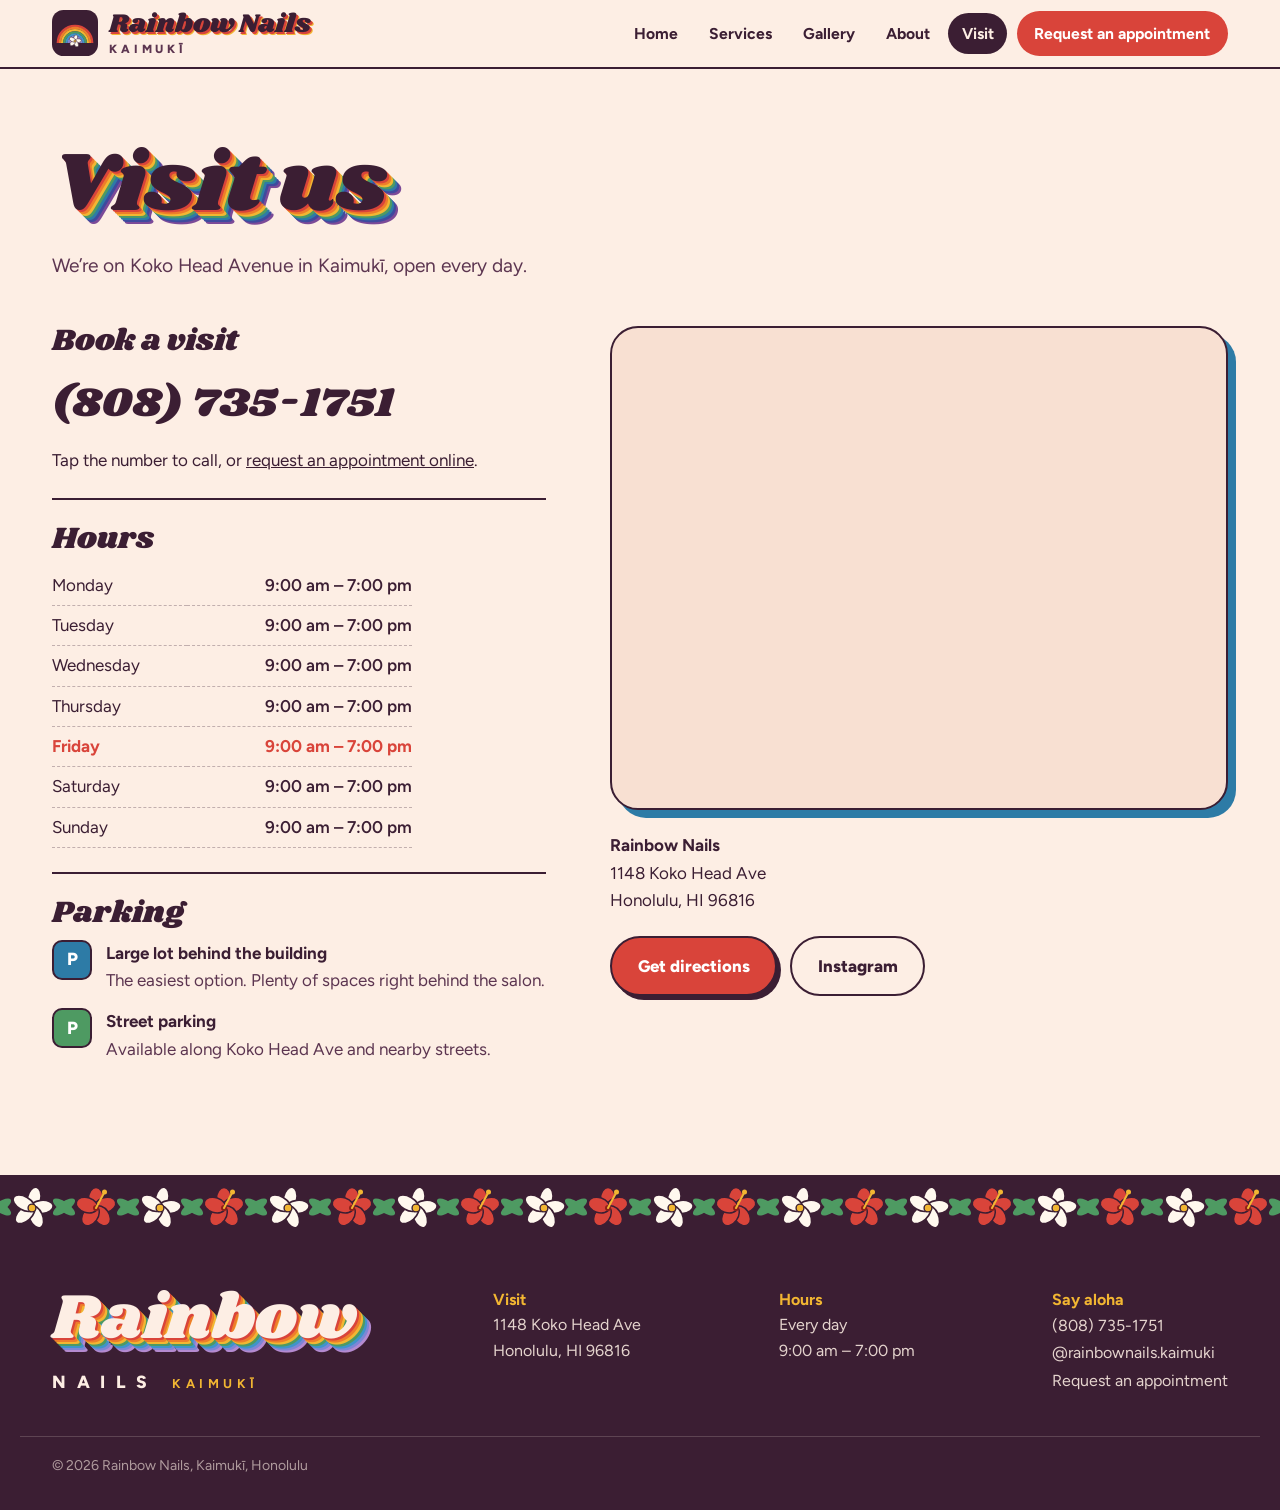
<file: contact.html>
<!DOCTYPE html>
<html lang="en">
<head>
  <meta charset="UTF-8" />
  <meta name="viewport" content="width=device-width, initial-scale=1.0" />
  <title>Visit | Rainbow Nails, Kaimukī</title>
  <meta name="description" content="Find Rainbow Nails at 1148 Koko Head Ave, Honolulu, HI 96816. Open daily 9am–7pm. Call (808) 735-1751. Parking lot behind the building plus street parking." />
  <meta property="og:title" content="Visit | Rainbow Nails, Kaimukī" />
  <meta property="og:description" content="Find Rainbow Nails at 1148 Koko Head Ave, Honolulu, HI 96816. Open daily 9am–7pm. Call (808) 735-1751. Parking lot behind the building plus street parking." />
  <meta property="og:image" content="og-image.png" />
  <meta name="theme-color" content="#3B1E33" />
  <link rel="icon" type="image/x-icon" href="favicon.ico" />
  <link rel="icon" type="image/png" sizes="16x16" href="favicon-16x16.png" />
  <link rel="icon" type="image/png" sizes="32x32" href="favicon-32x32.png" />
  <link rel="icon" type="image/png" sizes="192x192" href="favicon-192.png" />
  <link rel="apple-touch-icon" sizes="180x180" href="apple-touch-icon.png" />
  <link rel="preconnect" href="https://fonts.googleapis.com" />
  <link rel="preconnect" href="https://fonts.gstatic.com" crossorigin />
  <link href="https://fonts.googleapis.com/css2?family=Figtree:wght@400;600;700;800&family=Shrikhand&display=swap" rel="stylesheet" />
  <link rel="stylesheet" href="style.css" />
</head>
<body>

  <nav class="nav" aria-label="Main">
    <div class="nav-inner">
      <a href="index.html" class="nav-logo" aria-label="Rainbow Nails, Kaimukī, home">
        <svg viewBox="0 0 64 64" aria-hidden="true"><rect width="64" height="64" rx="16" fill="#3B1E33"/><g fill="none" stroke-width="3.1"><path stroke="#D9443A" d="M8 46 A24 24 0 0 1 56 46"/><path stroke="#EE7D2B" d="M11 46 A21 21 0 0 1 53 46"/><path stroke="#F2B632" d="M14 46 A18 18 0 0 1 50 46"/><path stroke="#4E9A62" d="M17 46 A15 15 0 0 1 47 46"/><path stroke="#3E95C9" d="M20 46 A12 12 0 0 1 44 46"/><path stroke="#7D86D6" d="M23 46 A9 9 0 0 1 41 46"/><path stroke="#B48AD0" d="M26 46 A6 6 0 0 1 38 46"/></g><g transform="translate(32 43.2) scale(0.23)"><g fill="#FFF8EE" stroke="#3B1E33" stroke-width="3"><ellipse cx="0" cy="-17" rx="12" ry="21" transform="rotate(12)"/><ellipse cx="0" cy="-17" rx="12" ry="21" transform="rotate(84)"/><ellipse cx="0" cy="-17" rx="12" ry="21" transform="rotate(156)"/><ellipse cx="0" cy="-17" rx="12" ry="21" transform="rotate(228)"/><ellipse cx="0" cy="-17" rx="12" ry="21" transform="rotate(300)"/></g><circle r="7" fill="#F2B632" stroke="#3B1E33" stroke-width="2.5"/></g></svg>
        <span class="nav-logo-text">Rainbow Nails<span class="nav-logo-sub">KAIMUKĪ</span></span>
      </a>
      <ul class="nav-links">
        <li><a href="index.html">Home</a></li>
        <li><a href="services.html">Services</a></li>
        <li><a href="gallery.html">Gallery</a></li>
        <li><a href="about.html">About</a></li>
        <li><a href="contact.html" class="active" aria-current="page">Visit</a></li>
        <li><a href="book.html" class="nav-cta">Request an appointment</a></li>
      </ul>
      <button class="nav-toggle" aria-label="Open menu" aria-expanded="false">&#9776;</button>
    </div>
  </nav>

  <main>
  <header class="page-header">
    <div class="wrap">
      <h1 class="rainbow-shadow--sm">Visit us</h1>
      <p>We&rsquo;re on Koko Head Avenue in Kaimukī, open every day.</p>
    </div>
  </header>

  <section class="section" style="padding-top:0">
    <div class="wrap visit-grid">
      <div>
        <div class="visit-block">
          <h2>Book a visit</h2>
          <a href="tel:+18087351751" class="phone-big">(808) 735-1751</a>
          <p>Tap the number to call, or <a href="book.html">request an appointment online</a>.</p>
        </div>
        <div class="visit-block">
          <h2>Hours</h2>
          <table class="hours">
            <tr data-day="1"><td>Monday</td><td>9:00 am – 7:00 pm</td></tr>
            <tr data-day="2"><td>Tuesday</td><td>9:00 am – 7:00 pm</td></tr>
            <tr data-day="3"><td>Wednesday</td><td>9:00 am – 7:00 pm</td></tr>
            <tr data-day="4"><td>Thursday</td><td>9:00 am – 7:00 pm</td></tr>
            <tr data-day="5"><td>Friday</td><td>9:00 am – 7:00 pm</td></tr>
            <tr data-day="6"><td>Saturday</td><td>9:00 am – 7:00 pm</td></tr>
            <tr data-day="0"><td>Sunday</td><td>9:00 am – 7:00 pm</td></tr>
          </table>
        </div>
        <div class="visit-block" id="parking">
          <h2>Parking</h2>
          <ul class="parking">
            <li><span class="p-badge c5">P</span><div><strong>Large lot behind the building</strong><span>The easiest option. Plenty of spaces right behind the salon.</span></div></li>
            <li><span class="p-badge c4">P</span><div><strong>Street parking</strong><span>Available along Koko Head Ave and nearby streets.</span></div></li>
          </ul>
        </div>
      </div>
      <div>
        <div class="map-frame">
          <iframe src="https://www.google.com/maps?q=Rainbow+Nails,+1148+Koko+Head+Ave,+Honolulu,+HI+96816&z=17&output=embed" title="Map to Rainbow Nails, 1148 Koko Head Ave, Honolulu" loading="lazy" referrerpolicy="no-referrer-when-downgrade" allowfullscreen></iframe>
        </div>
        <p style="margin-top:1.4rem"><strong>Rainbow Nails</strong><br>1148 Koko Head Ave<br>Honolulu, HI 96816</p>
        <div class="map-links">
          <a href="https://www.google.com/maps/dir/?api=1&destination=Rainbow+Nails,+1148+Koko+Head+Ave,+Honolulu,+HI+96816" target="_blank" rel="noopener" class="btn btn-primary">Get directions</a>
          <a href="https://www.instagram.com/rainbownails.kaimuki/" target="_blank" rel="noopener" class="btn btn-ghost">Instagram</a>
        </div>
      </div>
    </div>
  </section>
  </main>

  <svg class="lei-band" aria-hidden="true"><defs><pattern id="leiBand" width="128" height="64" patternUnits="userSpaceOnUse"><rect width="128" height="64" fill="#3B1E33"/><g fill="#4E9A62"><ellipse cx="0" cy="32" rx="5" ry="13" transform="rotate(55 0 32)"/><ellipse cx="0" cy="32" rx="5" ry="13" transform="rotate(-55 0 32)"/><ellipse cx="64" cy="32" rx="5" ry="13" transform="rotate(55 64 32)"/><ellipse cx="64" cy="32" rx="5" ry="13" transform="rotate(-55 64 32)"/><ellipse cx="128" cy="32" rx="5" ry="13" transform="rotate(55 128 32)"/><ellipse cx="128" cy="32" rx="5" ry="13" transform="rotate(-55 128 32)"/></g><g transform="translate(32 33) scale(0.56)"><g fill="#FFF8EE" stroke="#3B1E33" stroke-width="3"><ellipse cx="0" cy="-17" rx="12" ry="21" transform="rotate(12)"/><ellipse cx="0" cy="-17" rx="12" ry="21" transform="rotate(84)"/><ellipse cx="0" cy="-17" rx="12" ry="21" transform="rotate(156)"/><ellipse cx="0" cy="-17" rx="12" ry="21" transform="rotate(228)"/><ellipse cx="0" cy="-17" rx="12" ry="21" transform="rotate(300)"/></g><circle r="7" fill="#F2B632" stroke="#3B1E33" stroke-width="2.5"/></g><g transform="translate(96 33) scale(0.5)"><g fill="#D9443A" stroke="#3B1E33" stroke-width="3"><ellipse cx="0" cy="-19" rx="15" ry="22" transform="rotate(0)"/><ellipse cx="0" cy="-19" rx="15" ry="22" transform="rotate(72)"/><ellipse cx="0" cy="-19" rx="15" ry="22" transform="rotate(144)"/><ellipse cx="0" cy="-19" rx="15" ry="22" transform="rotate(216)"/><ellipse cx="0" cy="-19" rx="15" ry="22" transform="rotate(288)"/></g><circle r="6" fill="#8E1F17"/><path d="M0 0 L16 -30" stroke="#F2B632" stroke-width="4" stroke-linecap="round"/><circle cx="17" cy="-32" r="5" fill="#F2B632"/></g></pattern></defs><rect width="100%" height="64" fill="url(#leiBand)"/></svg>
  <footer class="footer">
    <div class="footer-inner">
      <div>
        <div class="footer-logo-word">Rainbow</div>
        <div class="footer-logo-line"><span class="n">NAILS</span><span class="k">KAIMUKĪ</span></div>
      </div>
      <div>
        <h4>Visit</h4>
        <p>1148 Koko Head Ave<br>Honolulu, HI 96816</p>
      </div>
      <div>
        <h4>Hours</h4>
        <p>Every day<br>9:00 am – 7:00 pm</p>
      </div>
      <div>
        <h4>Say aloha</h4>
        <ul class="footer-links">
          <li><a href="tel:+18087351751">(808) 735-1751</a></li>
          <li><a href="https://www.instagram.com/rainbownails.kaimuki/" target="_blank" rel="noopener">@rainbownails.kaimuki</a></li>
          <li><a href="book.html">Request an appointment</a></li>
        </ul>
      </div>
    </div>
    <div class="footer-bottom">&copy; <span id="yr">2026</span> Rainbow Nails, Kaimukī, Honolulu</div>
  </footer>

  <a href="tel:+18087351751" class="call-bar"><svg viewBox="0 0 24 24" fill="currentColor" aria-hidden="true"><path d="M6.6 10.8a15.2 15.2 0 0 0 6.6 6.6l2.2-2.2a1 1 0 0 1 1-.25 11.4 11.4 0 0 0 3.6.57 1 1 0 0 1 1 1V20a1 1 0 0 1-1 1A17 17 0 0 1 3 4a1 1 0 0 1 1-1h3.5a1 1 0 0 1 1 1c0 1.25.2 2.45.57 3.57a1 1 0 0 1-.25 1z"/></svg> Call to book</a>

  <script src="nav.js"></script>
</body>
</html>
</file>
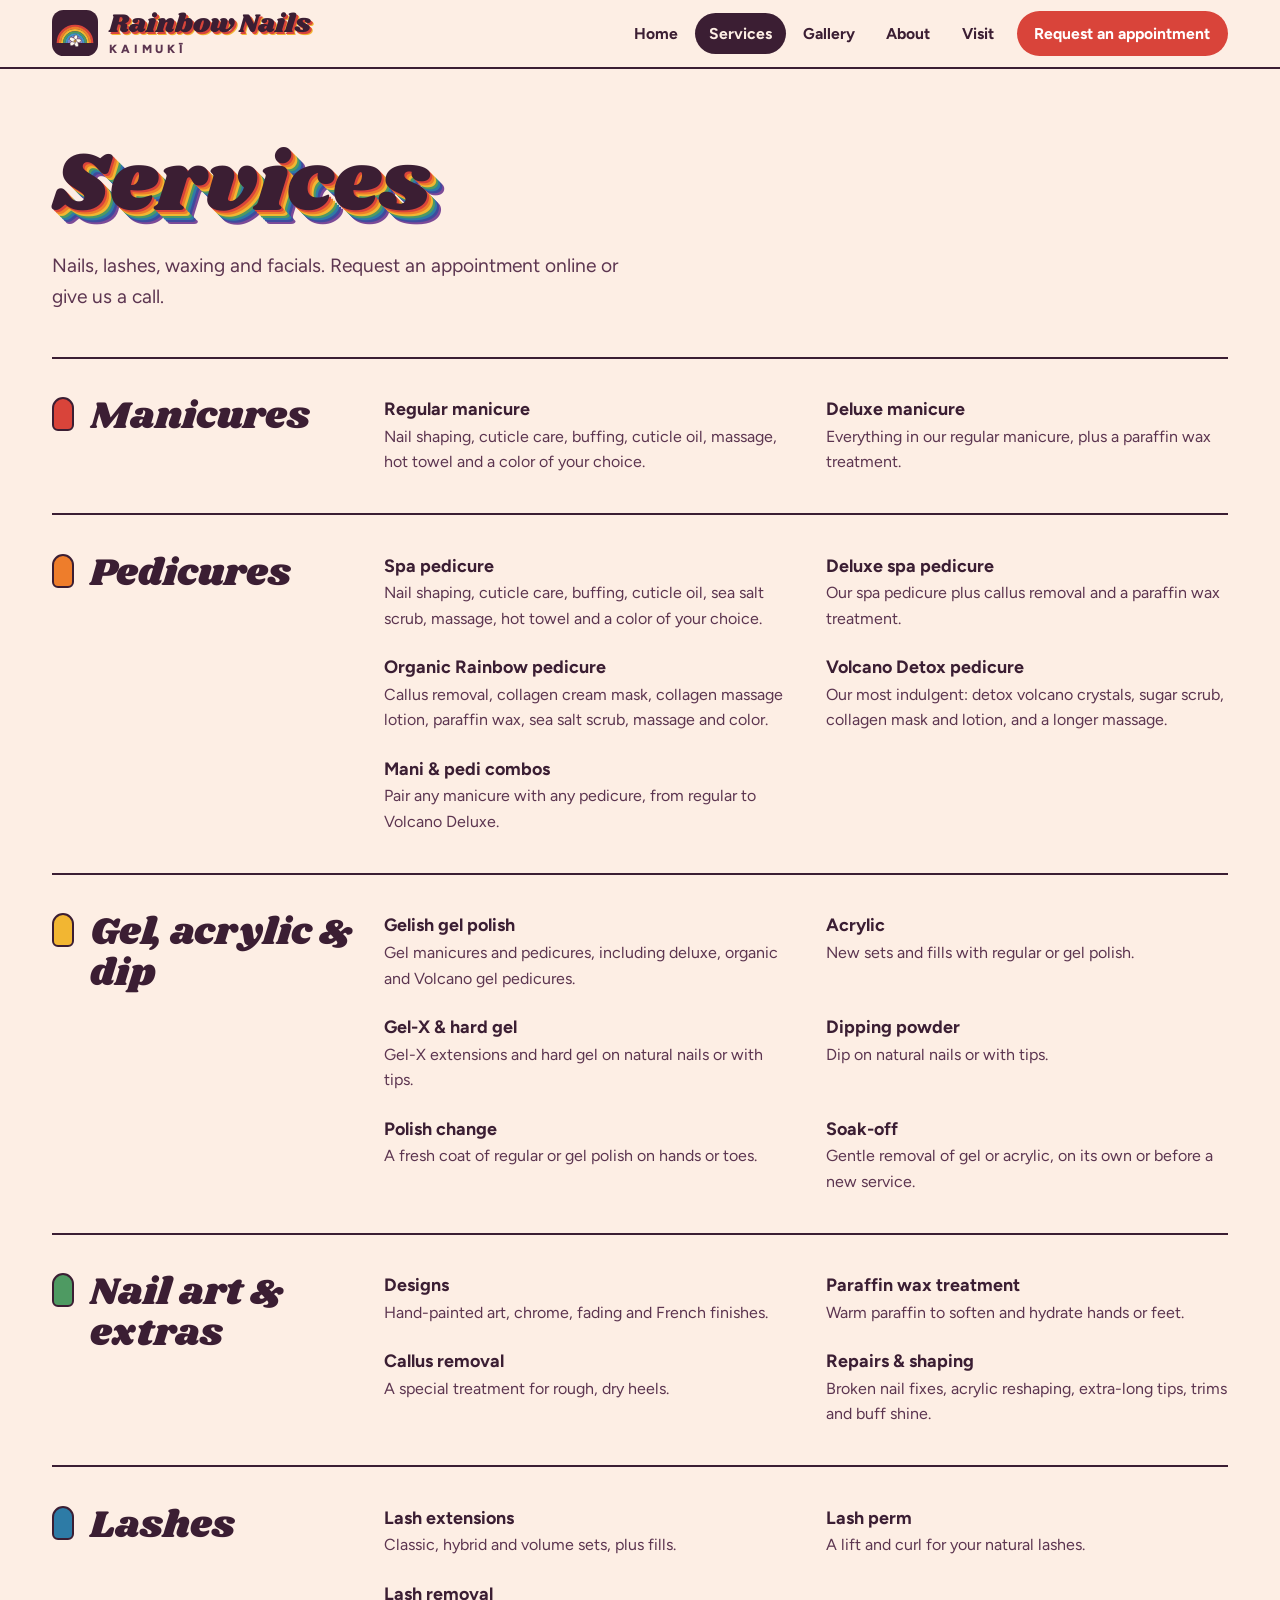
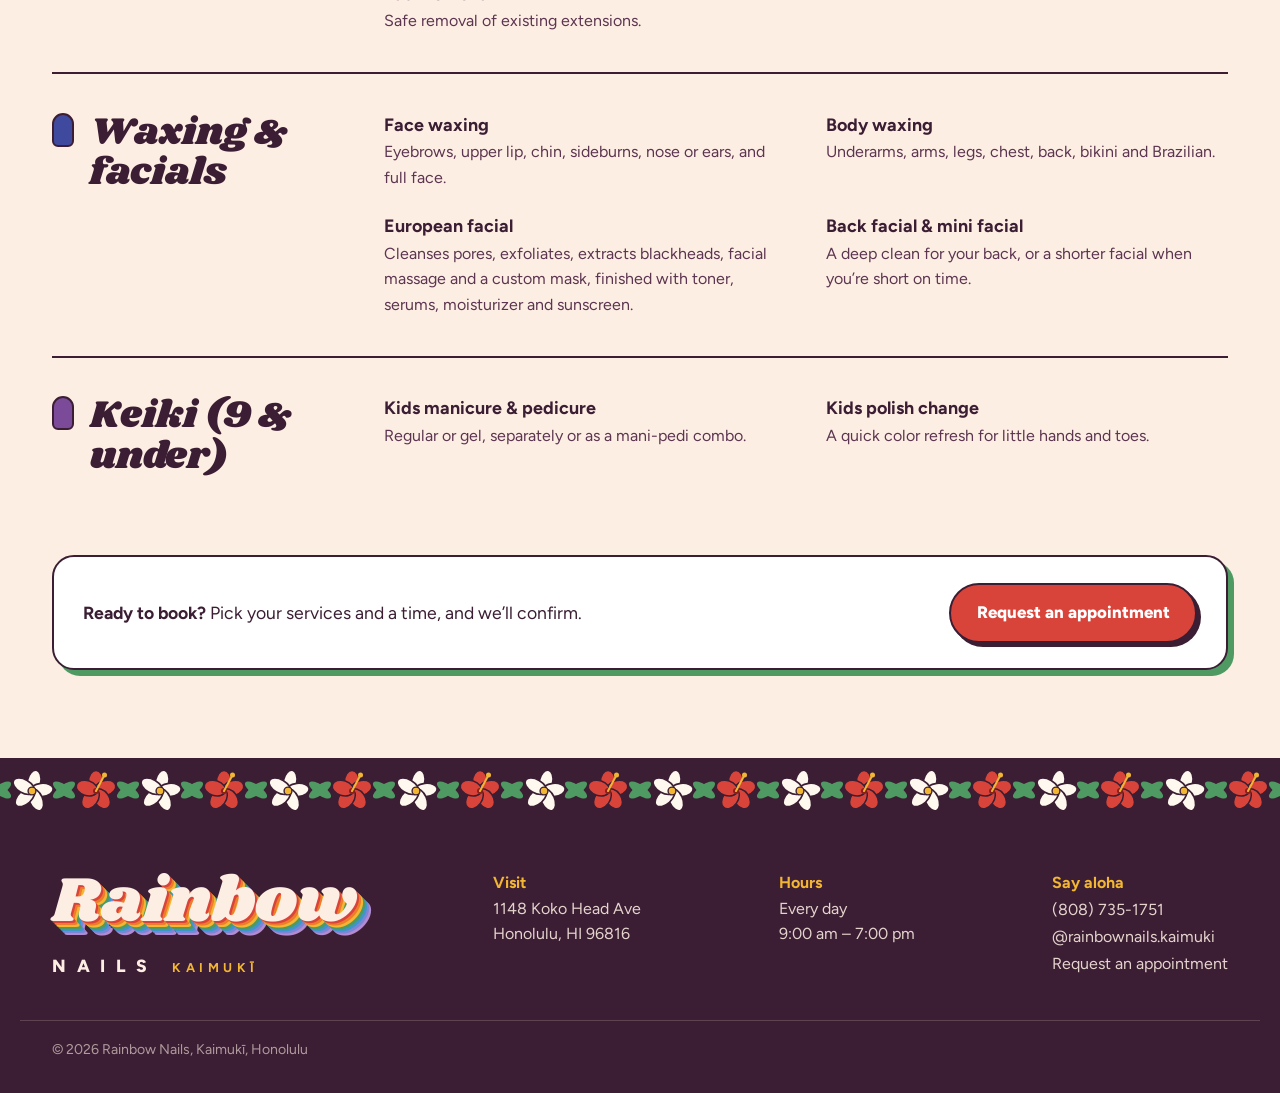
<file: services.html>
<!DOCTYPE html>
<html lang="en">
<head>
  <meta charset="UTF-8" />
  <meta name="viewport" content="width=device-width, initial-scale=1.0" />
  <title>Services | Rainbow Nails, Kaimukī</title>
  <meta name="description" content="Manicures, spa pedicures, Volcano Detox pedicures, Gelish, acrylic, dip powder, Gel-X, nail art, lash extensions, waxing and facials at Rainbow Nails in Kaimukī, Honolulu." />
  <meta property="og:title" content="Services | Rainbow Nails, Kaimukī" />
  <meta property="og:description" content="Manicures, spa pedicures, Volcano Detox pedicures, Gelish, acrylic, dip powder, Gel-X, nail art, lash extensions, waxing and facials at Rainbow Nails in Kaimukī, Honolulu." />
  <meta property="og:image" content="og-image.png" />
  <meta name="theme-color" content="#3B1E33" />
  <link rel="icon" type="image/x-icon" href="favicon.ico" />
  <link rel="icon" type="image/png" sizes="16x16" href="favicon-16x16.png" />
  <link rel="icon" type="image/png" sizes="32x32" href="favicon-32x32.png" />
  <link rel="icon" type="image/png" sizes="192x192" href="favicon-192.png" />
  <link rel="apple-touch-icon" sizes="180x180" href="apple-touch-icon.png" />
  <link rel="preconnect" href="https://fonts.googleapis.com" />
  <link rel="preconnect" href="https://fonts.gstatic.com" crossorigin />
  <link href="https://fonts.googleapis.com/css2?family=Figtree:wght@400;600;700;800&family=Shrikhand&display=swap" rel="stylesheet" />
  <link rel="stylesheet" href="style.css" />
</head>
<body>

  <nav class="nav" aria-label="Main">
    <div class="nav-inner">
      <a href="index.html" class="nav-logo" aria-label="Rainbow Nails, Kaimukī, home">
        <svg viewBox="0 0 64 64" aria-hidden="true"><rect width="64" height="64" rx="16" fill="#3B1E33"/><g fill="none" stroke-width="3.1"><path stroke="#D9443A" d="M8 46 A24 24 0 0 1 56 46"/><path stroke="#EE7D2B" d="M11 46 A21 21 0 0 1 53 46"/><path stroke="#F2B632" d="M14 46 A18 18 0 0 1 50 46"/><path stroke="#4E9A62" d="M17 46 A15 15 0 0 1 47 46"/><path stroke="#3E95C9" d="M20 46 A12 12 0 0 1 44 46"/><path stroke="#7D86D6" d="M23 46 A9 9 0 0 1 41 46"/><path stroke="#B48AD0" d="M26 46 A6 6 0 0 1 38 46"/></g><g transform="translate(32 43.2) scale(0.23)"><g fill="#FFF8EE" stroke="#3B1E33" stroke-width="3"><ellipse cx="0" cy="-17" rx="12" ry="21" transform="rotate(12)"/><ellipse cx="0" cy="-17" rx="12" ry="21" transform="rotate(84)"/><ellipse cx="0" cy="-17" rx="12" ry="21" transform="rotate(156)"/><ellipse cx="0" cy="-17" rx="12" ry="21" transform="rotate(228)"/><ellipse cx="0" cy="-17" rx="12" ry="21" transform="rotate(300)"/></g><circle r="7" fill="#F2B632" stroke="#3B1E33" stroke-width="2.5"/></g></svg>
        <span class="nav-logo-text">Rainbow Nails<span class="nav-logo-sub">KAIMUKĪ</span></span>
      </a>
      <ul class="nav-links">
        <li><a href="index.html">Home</a></li>
        <li><a href="services.html" class="active" aria-current="page">Services</a></li>
        <li><a href="gallery.html">Gallery</a></li>
        <li><a href="about.html">About</a></li>
        <li><a href="contact.html">Visit</a></li>
        <li><a href="book.html" class="nav-cta">Request an appointment</a></li>
      </ul>
      <button class="nav-toggle" aria-label="Open menu" aria-expanded="false">&#9776;</button>
    </div>
  </nav>

  <main>
  <header class="page-header">
    <div class="wrap">
      <h1 class="rainbow-shadow--sm">Services</h1>
      <p>Nails, lashes, waxing and facials. Request an appointment online or give us a call.</p>
    </div>
  </header>

  <section class="section" style="padding-top:0">
    <div class="wrap">

      <div class="svc-group">
        <div class="svc-group-title"><span class="chip c1"></span><h2>Manicures</h2></div>
        <ul class="svc-items">
          <li><h3>Regular manicure</h3><p>Nail shaping, cuticle care, buffing, cuticle oil, massage, hot towel and a color of your choice.</p></li>
          <li><h3>Deluxe manicure</h3><p>Everything in our regular manicure, plus a paraffin wax treatment.</p></li>
        </ul>
      </div>

      <div class="svc-group">
        <div class="svc-group-title"><span class="chip c2"></span><h2>Pedicures</h2></div>
        <ul class="svc-items">
          <li><h3>Spa pedicure</h3><p>Nail shaping, cuticle care, buffing, cuticle oil, sea salt scrub, massage, hot towel and a color of your choice.</p></li>
          <li><h3>Deluxe spa pedicure</h3><p>Our spa pedicure plus callus removal and a paraffin wax treatment.</p></li>
          <li><h3>Organic Rainbow pedicure</h3><p>Callus removal, collagen cream mask, collagen massage lotion, paraffin wax, sea salt scrub, massage and color.</p></li>
          <li><h3>Volcano Detox pedicure</h3><p>Our most indulgent: detox volcano crystals, sugar scrub, collagen mask and lotion, and a longer massage.</p></li>
          <li><h3>Mani &amp; pedi combos</h3><p>Pair any manicure with any pedicure, from regular to Volcano Deluxe.</p></li>
        </ul>
      </div>

      <div class="svc-group">
        <div class="svc-group-title"><span class="chip c3"></span><h2>Gel, acrylic &amp; dip</h2></div>
        <ul class="svc-items">
          <li><h3>Gelish gel polish</h3><p>Gel manicures and pedicures, including deluxe, organic and Volcano gel pedicures.</p></li>
          <li><h3>Acrylic</h3><p>New sets and fills with regular or gel polish.</p></li>
          <li><h3>Gel-X &amp; hard gel</h3><p>Gel-X extensions and hard gel on natural nails or with tips.</p></li>
          <li><h3>Dipping powder</h3><p>Dip on natural nails or with tips.</p></li>
          <li><h3>Polish change</h3><p>A fresh coat of regular or gel polish on hands or toes.</p></li>
          <li><h3>Soak-off</h3><p>Gentle removal of gel or acrylic, on its own or before a new service.</p></li>
        </ul>
      </div>

      <div class="svc-group">
        <div class="svc-group-title"><span class="chip c4"></span><h2>Nail art &amp; extras</h2></div>
        <ul class="svc-items">
          <li><h3>Designs</h3><p>Hand-painted art, chrome, fading and French finishes.</p></li>
          <li><h3>Paraffin wax treatment</h3><p>Warm paraffin to soften and hydrate hands or feet.</p></li>
          <li><h3>Callus removal</h3><p>A special treatment for rough, dry heels.</p></li>
          <li><h3>Repairs &amp; shaping</h3><p>Broken nail fixes, acrylic reshaping, extra-long tips, trims and buff shine.</p></li>
        </ul>
      </div>

      <div class="svc-group">
        <div class="svc-group-title"><span class="chip c5"></span><h2>Lashes</h2></div>
        <ul class="svc-items">
          <li><h3>Lash extensions</h3><p>Classic, hybrid and volume sets, plus fills.</p></li>
          <li><h3>Lash perm</h3><p>A lift and curl for your natural lashes.</p></li>
          <li><h3>Lash removal</h3><p>Safe removal of existing extensions.</p></li>
        </ul>
      </div>

      <div class="svc-group">
        <div class="svc-group-title"><span class="chip c6"></span><h2>Waxing &amp; facials</h2></div>
        <ul class="svc-items">
          <li><h3>Face waxing</h3><p>Eyebrows, upper lip, chin, sideburns, nose or ears, and full face.</p></li>
          <li><h3>Body waxing</h3><p>Underarms, arms, legs, chest, back, bikini and Brazilian.</p></li>
          <li><h3>European facial</h3><p>Cleanses pores, exfoliates, extracts blackheads, facial massage and a custom mask, finished with toner, serums, moisturizer and sunscreen.</p></li>
          <li><h3>Back facial &amp; mini facial</h3><p>A deep clean for your back, or a shorter facial when you&rsquo;re short on time.</p></li>
        </ul>
      </div>

      <div class="svc-group">
        <div class="svc-group-title"><span class="chip c7"></span><h2>Keiki (9 &amp; under)</h2></div>
        <ul class="svc-items">
          <li><h3>Kids manicure &amp; pedicure</h3><p>Regular or gel, separately or as a mani-pedi combo.</p></li>
          <li><h3>Kids polish change</h3><p>A quick color refresh for little hands and toes.</p></li>
        </ul>
      </div>
      <div class="cta-note">
        <p><strong>Ready to book?</strong> Pick your services and a time, and we&rsquo;ll confirm.</p>
        <a href="book.html" class="btn btn-primary">Request an appointment</a>
      </div>
    </div>
  </section>
  </main>

  <svg class="lei-band" aria-hidden="true"><defs><pattern id="leiBand" width="128" height="64" patternUnits="userSpaceOnUse"><rect width="128" height="64" fill="#3B1E33"/><g fill="#4E9A62"><ellipse cx="0" cy="32" rx="5" ry="13" transform="rotate(55 0 32)"/><ellipse cx="0" cy="32" rx="5" ry="13" transform="rotate(-55 0 32)"/><ellipse cx="64" cy="32" rx="5" ry="13" transform="rotate(55 64 32)"/><ellipse cx="64" cy="32" rx="5" ry="13" transform="rotate(-55 64 32)"/><ellipse cx="128" cy="32" rx="5" ry="13" transform="rotate(55 128 32)"/><ellipse cx="128" cy="32" rx="5" ry="13" transform="rotate(-55 128 32)"/></g><g transform="translate(32 33) scale(0.56)"><g fill="#FFF8EE" stroke="#3B1E33" stroke-width="3"><ellipse cx="0" cy="-17" rx="12" ry="21" transform="rotate(12)"/><ellipse cx="0" cy="-17" rx="12" ry="21" transform="rotate(84)"/><ellipse cx="0" cy="-17" rx="12" ry="21" transform="rotate(156)"/><ellipse cx="0" cy="-17" rx="12" ry="21" transform="rotate(228)"/><ellipse cx="0" cy="-17" rx="12" ry="21" transform="rotate(300)"/></g><circle r="7" fill="#F2B632" stroke="#3B1E33" stroke-width="2.5"/></g><g transform="translate(96 33) scale(0.5)"><g fill="#D9443A" stroke="#3B1E33" stroke-width="3"><ellipse cx="0" cy="-19" rx="15" ry="22" transform="rotate(0)"/><ellipse cx="0" cy="-19" rx="15" ry="22" transform="rotate(72)"/><ellipse cx="0" cy="-19" rx="15" ry="22" transform="rotate(144)"/><ellipse cx="0" cy="-19" rx="15" ry="22" transform="rotate(216)"/><ellipse cx="0" cy="-19" rx="15" ry="22" transform="rotate(288)"/></g><circle r="6" fill="#8E1F17"/><path d="M0 0 L16 -30" stroke="#F2B632" stroke-width="4" stroke-linecap="round"/><circle cx="17" cy="-32" r="5" fill="#F2B632"/></g></pattern></defs><rect width="100%" height="64" fill="url(#leiBand)"/></svg>
  <footer class="footer">
    <div class="footer-inner">
      <div>
        <div class="footer-logo-word">Rainbow</div>
        <div class="footer-logo-line"><span class="n">NAILS</span><span class="k">KAIMUKĪ</span></div>
      </div>
      <div>
        <h4>Visit</h4>
        <p>1148 Koko Head Ave<br>Honolulu, HI 96816</p>
      </div>
      <div>
        <h4>Hours</h4>
        <p>Every day<br>9:00 am – 7:00 pm</p>
      </div>
      <div>
        <h4>Say aloha</h4>
        <ul class="footer-links">
          <li><a href="tel:+18087351751">(808) 735-1751</a></li>
          <li><a href="https://www.instagram.com/rainbownails.kaimuki/" target="_blank" rel="noopener">@rainbownails.kaimuki</a></li>
          <li><a href="book.html">Request an appointment</a></li>
        </ul>
      </div>
    </div>
    <div class="footer-bottom">&copy; <span id="yr">2026</span> Rainbow Nails, Kaimukī, Honolulu</div>
  </footer>

  <a href="tel:+18087351751" class="call-bar"><svg viewBox="0 0 24 24" fill="currentColor" aria-hidden="true"><path d="M6.6 10.8a15.2 15.2 0 0 0 6.6 6.6l2.2-2.2a1 1 0 0 1 1-.25 11.4 11.4 0 0 0 3.6.57 1 1 0 0 1 1 1V20a1 1 0 0 1-1 1A17 17 0 0 1 3 4a1 1 0 0 1 1-1h3.5a1 1 0 0 1 1 1c0 1.25.2 2.45.57 3.57a1 1 0 0 1-.25 1z"/></svg> Call to book</a>

  <script src="nav.js"></script>
</body>
</html>
</file>
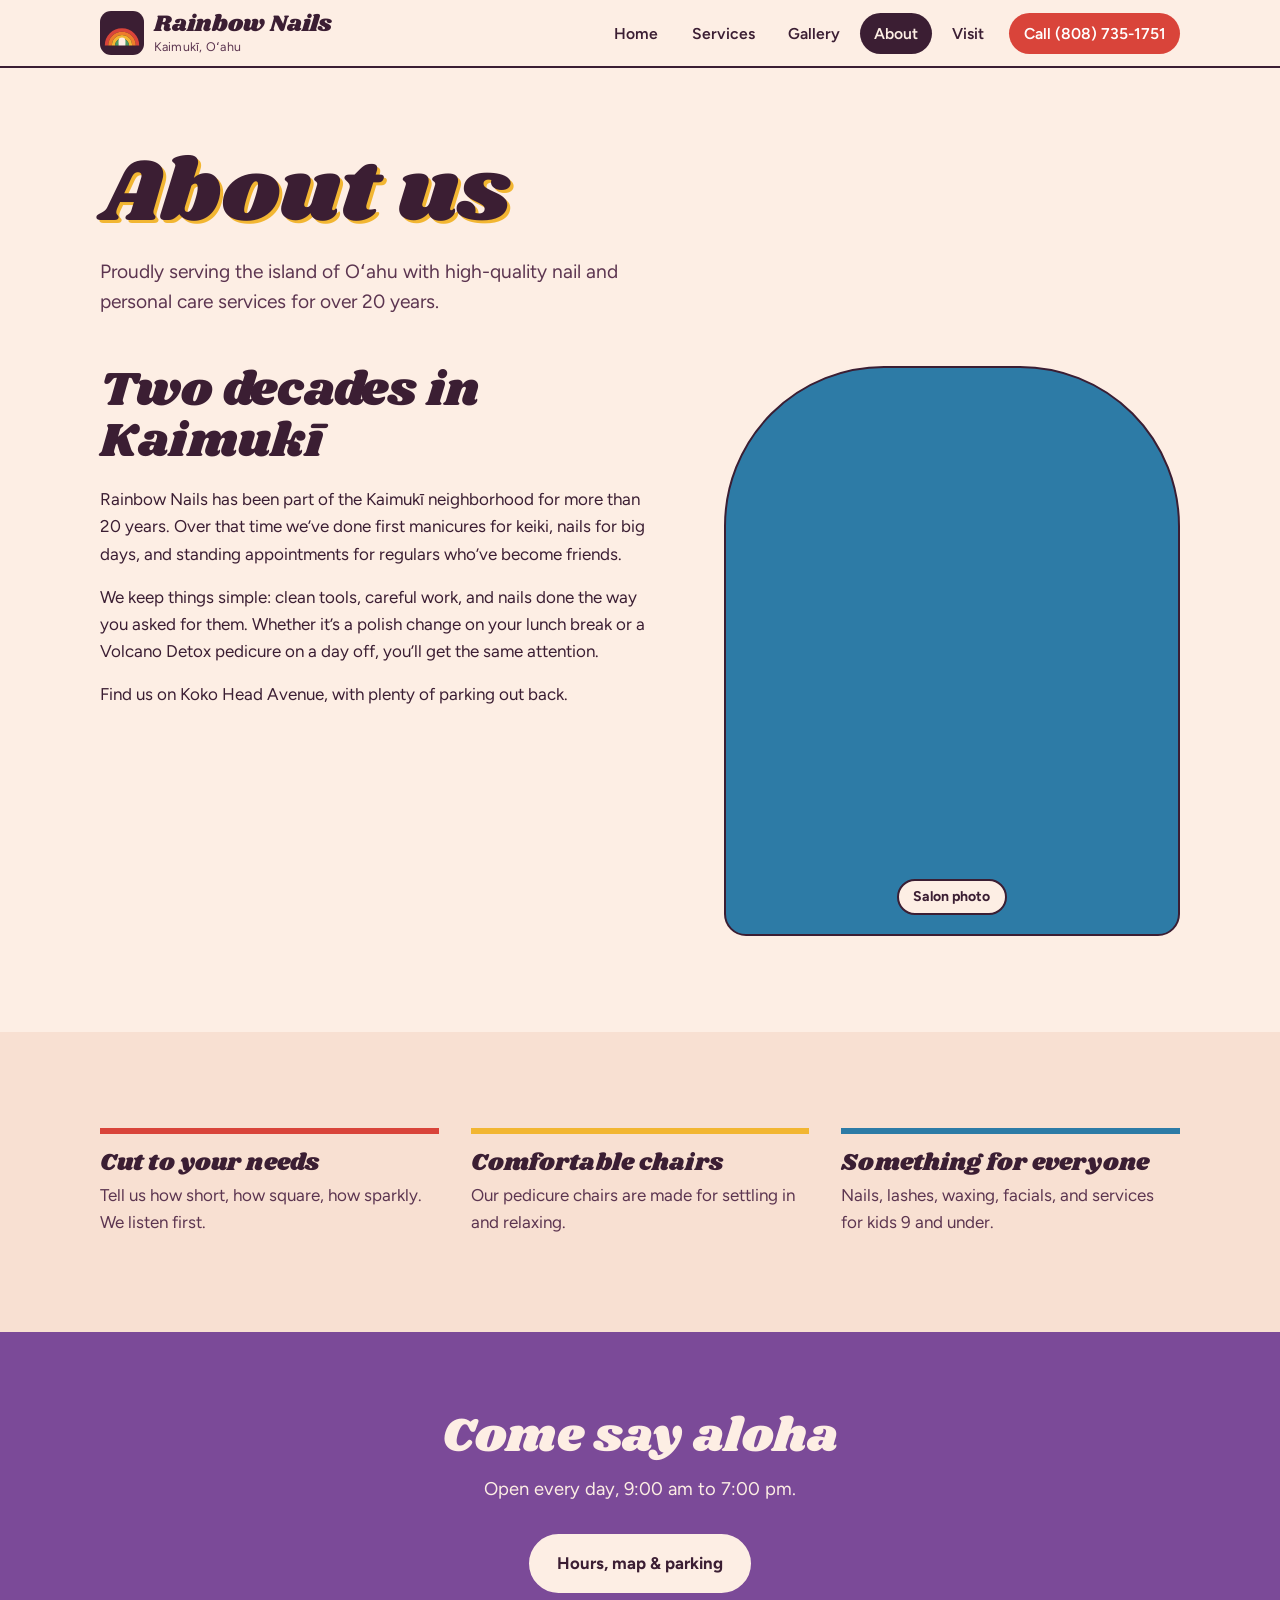
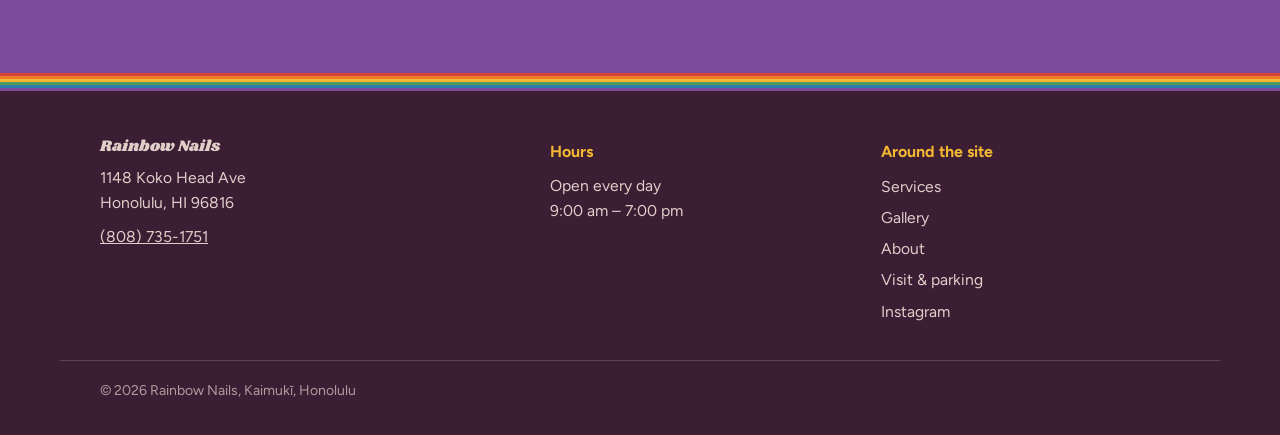
<file: rainbow-nails-site/about.html>
<!DOCTYPE html>
<html lang="en">
<head>
  <meta charset="UTF-8" />
  <meta name="viewport" content="width=device-width, initial-scale=1.0" />
  <title>About | Rainbow Nails, Kaimukī</title>
  <meta name="description" content="Rainbow Nails has served Oʻahu with high-quality nail and personal care services for over 20 years from Koko Head Ave in Kaimukī." />
  <meta property="og:title" content="About | Rainbow Nails, Kaimukī" />
  <meta property="og:description" content="Rainbow Nails has served Oʻahu with high-quality nail and personal care services for over 20 years from Koko Head Ave in Kaimukī." />
  <meta property="og:image" content="og-image.png" />
  <meta name="theme-color" content="#3B1E33" />
  <link rel="icon" type="image/x-icon" href="favicon.ico" />
  <link rel="icon" type="image/svg+xml" href="logo-mark.svg" />
  <link rel="icon" type="image/png" sizes="16x16" href="favicon-16x16.png" />
  <link rel="icon" type="image/png" sizes="32x32" href="favicon-32x32.png" />
  <link rel="icon" type="image/png" sizes="192x192" href="favicon-192.png" />
  <link rel="apple-touch-icon" sizes="180x180" href="apple-touch-icon.png" />
  <link rel="preconnect" href="https://fonts.googleapis.com" />
  <link rel="preconnect" href="https://fonts.gstatic.com" crossorigin />
  <link href="https://fonts.googleapis.com/css2?family=Figtree:wght@400;600;700;800&family=Shrikhand&display=swap" rel="stylesheet" />
  <link rel="stylesheet" href="style.css" />
</head>
<body>

  <nav class="nav" aria-label="Main">
    <div class="nav-inner">
      <a href="index.html" class="nav-logo">
        <img src="logo-mark.svg" alt="" width="44" height="44" />
        <span class="nav-logo-text">Rainbow Nails<span class="nav-logo-sub">Kaimukī, Oʻahu</span></span>
      </a>
      <ul class="nav-links">
        <li><a href="index.html">Home</a></li>
        <li><a href="services.html">Services</a></li>
        <li><a href="gallery.html">Gallery</a></li>
        <li><a href="about.html" class="active" aria-current="page">About</a></li>
        <li><a href="contact.html">Visit</a></li>
        <li><a href="tel:+18087351751" class="nav-call">Call (808) 735-1751</a></li>
      </ul>
      <button class="nav-toggle" aria-label="Open menu" aria-expanded="false">&#9776;</button>
    </div>
  </nav>

  <main>
  <header class="page-header">
    <div class="wrap">
      <h1>About us</h1>
      <p>Proudly serving the island of Oʻahu with high-quality nail and personal care services for over 20 years.</p>
    </div>
  </header>

  <section class="section" style="padding-top:0">
    <div class="wrap about-grid">
      <div>
        <!-- EDIT: replace with the owners' own story -->
        <h2>Two decades in Kaimukī</h2>
        <p style="margin-top:1.2rem">Rainbow Nails has been part of the Kaimukī neighborhood for more than 20 years. Over that time we&rsquo;ve done first manicures for keiki, nails for big days, and standing appointments for regulars who&rsquo;ve become friends.</p>
        <p>We keep things simple: clean tools, careful work, and nails done the way you asked for them. Whether it&rsquo;s a polish change on your lunch break or a Volcano Detox pedicure on a day off, you&rsquo;ll get the same attention.</p>
        <p>Find us on Koko Head Avenue, with plenty of parking out back.</p>
      </div>
      <!-- Replace with: <img src="about-salon.jpg" alt="Inside Rainbow Nails" class="about-photo" style="object-fit:cover;padding:0" /> -->
      <div class="about-photo" aria-hidden="true"><span>Salon photo</span></div>
    </div>
  </section>

  <section class="section section--panel">
    <div class="wrap">
      <ul class="values">
        <li><h3>Cut to your needs</h3><p>Tell us how short, how square, how sparkly. We listen first.</p></li>
        <!-- EDIT: confirm with owners -->
        <li><h3>Comfortable chairs</h3><p>Our pedicure chairs are made for settling in and relaxing.</p></li>
        <li><h3>Something for everyone</h3><p>Nails, lashes, waxing, facials, and services for kids 9 and under.</p></li>
      </ul>
    </div>
  </section>

  <section class="cta-band">
    <h2>Come say aloha</h2>
    <p>Open every day, 9:00 am to 7:00 pm.</p>
    <a href="contact.html" class="btn btn-light">Hours, map &amp; parking</a>
  </section>
  </main>

  <div class="stripes stripes--thin" aria-hidden="true"></div>
  <footer class="footer">
    <div class="footer-inner">
      <div>
        <p class="footer-logo">Rainbow Nails</p>
        <p>1148 Koko Head Ave<br>Honolulu, HI 96816</p>
        <p style="margin-top:.6rem"><a href="tel:+18087351751">(808) 735-1751</a></p>
      </div>
      <div>
        <h4>Hours</h4>
        <p>Open every day<br>9:00 am – 7:00 pm</p>
      </div>
      <div>
        <h4>Around the site</h4>
        <ul class="footer-links">
          <li><a href="services.html">Services</a></li>
          <li><a href="gallery.html">Gallery</a></li>
          <li><a href="about.html">About</a></li>
          <li><a href="contact.html">Visit &amp; parking</a></li>
          <li><a href="https://www.instagram.com/rainbownails.kaimuki/" target="_blank" rel="noopener">Instagram</a></li>
        </ul>
      </div>
    </div>
    <div class="footer-bottom">&copy; <span id="yr">2026</span> Rainbow Nails, Kaimukī, Honolulu</div>
  </footer>

  <a href="tel:+18087351751" class="call-bar"><svg viewBox="0 0 24 24" fill="currentColor" aria-hidden="true"><path d="M6.6 10.8a15.2 15.2 0 0 0 6.6 6.6l2.2-2.2a1 1 0 0 1 1-.25 11.4 11.4 0 0 0 3.6.57 1 1 0 0 1 1 1V20a1 1 0 0 1-1 1A17 17 0 0 1 3 4a1 1 0 0 1 1-1h3.5a1 1 0 0 1 1 1c0 1.25.2 2.45.57 3.57a1 1 0 0 1-.25 1z"/></svg> Call to book</a>

  <script src="nav.js"></script>
</body>
</html>
</file>
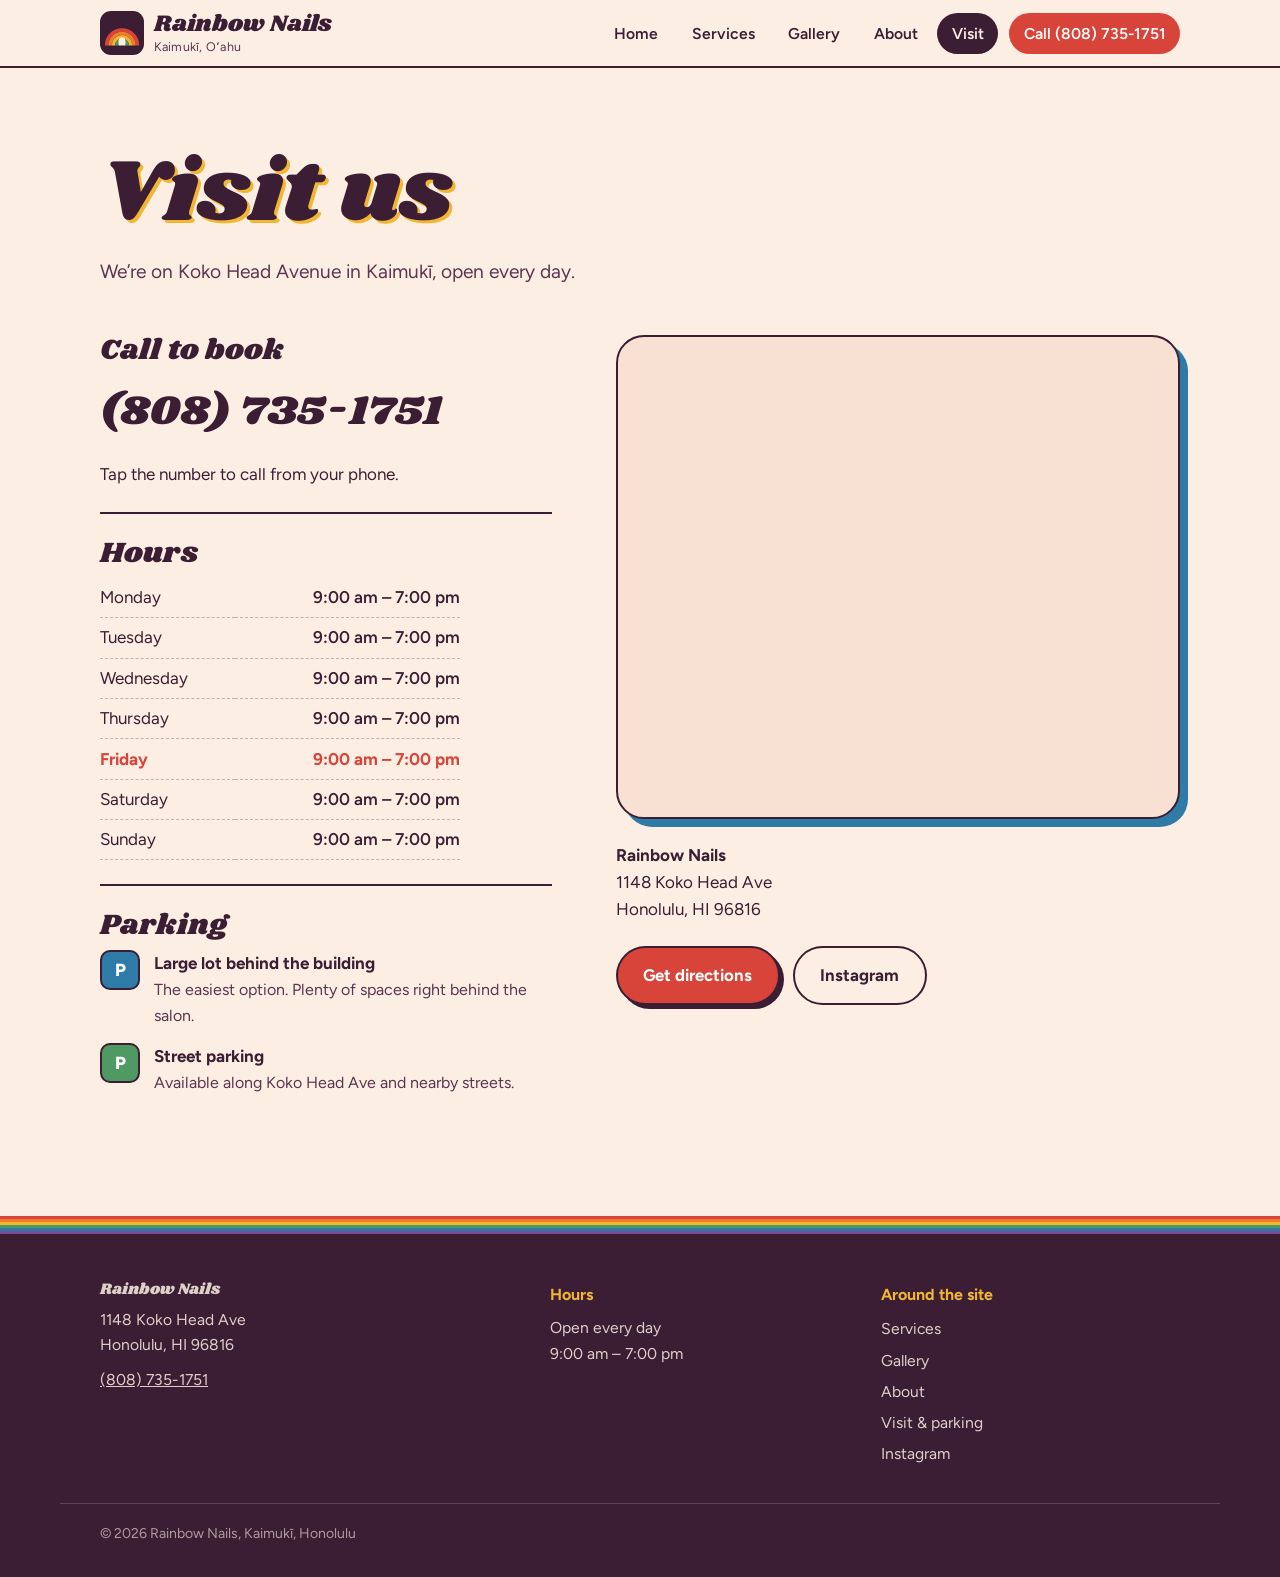
<file: rainbow-nails-site/contact.html>
<!DOCTYPE html>
<html lang="en">
<head>
  <meta charset="UTF-8" />
  <meta name="viewport" content="width=device-width, initial-scale=1.0" />
  <title>Visit | Rainbow Nails, Kaimukī</title>
  <meta name="description" content="Find Rainbow Nails at 1148 Koko Head Ave, Honolulu, HI 96816. Open daily 9am–7pm. Call (808) 735-1751. Parking lot behind the building plus street parking." />
  <meta property="og:title" content="Visit | Rainbow Nails, Kaimukī" />
  <meta property="og:description" content="Find Rainbow Nails at 1148 Koko Head Ave, Honolulu, HI 96816. Open daily 9am–7pm. Call (808) 735-1751. Parking lot behind the building plus street parking." />
  <meta property="og:image" content="og-image.png" />
  <meta name="theme-color" content="#3B1E33" />
  <link rel="icon" type="image/x-icon" href="favicon.ico" />
  <link rel="icon" type="image/svg+xml" href="logo-mark.svg" />
  <link rel="icon" type="image/png" sizes="16x16" href="favicon-16x16.png" />
  <link rel="icon" type="image/png" sizes="32x32" href="favicon-32x32.png" />
  <link rel="icon" type="image/png" sizes="192x192" href="favicon-192.png" />
  <link rel="apple-touch-icon" sizes="180x180" href="apple-touch-icon.png" />
  <link rel="preconnect" href="https://fonts.googleapis.com" />
  <link rel="preconnect" href="https://fonts.gstatic.com" crossorigin />
  <link href="https://fonts.googleapis.com/css2?family=Figtree:wght@400;600;700;800&family=Shrikhand&display=swap" rel="stylesheet" />
  <link rel="stylesheet" href="style.css" />
</head>
<body>

  <nav class="nav" aria-label="Main">
    <div class="nav-inner">
      <a href="index.html" class="nav-logo">
        <img src="logo-mark.svg" alt="" width="44" height="44" />
        <span class="nav-logo-text">Rainbow Nails<span class="nav-logo-sub">Kaimukī, Oʻahu</span></span>
      </a>
      <ul class="nav-links">
        <li><a href="index.html">Home</a></li>
        <li><a href="services.html">Services</a></li>
        <li><a href="gallery.html">Gallery</a></li>
        <li><a href="about.html">About</a></li>
        <li><a href="contact.html" class="active" aria-current="page">Visit</a></li>
        <li><a href="tel:+18087351751" class="nav-call">Call (808) 735-1751</a></li>
      </ul>
      <button class="nav-toggle" aria-label="Open menu" aria-expanded="false">&#9776;</button>
    </div>
  </nav>

  <main>
  <header class="page-header">
    <div class="wrap">
      <h1>Visit us</h1>
      <p>We&rsquo;re on Koko Head Avenue in Kaimukī, open every day.</p>
    </div>
  </header>

  <section class="section" style="padding-top:0">
    <div class="wrap visit-grid">
      <div>
        <div class="visit-block">
          <h2>Call to book</h2>
          <a href="tel:+18087351751" class="phone-big">(808) 735-1751</a>
          <p>Tap the number to call from your phone.</p>
        </div>

        <div class="visit-block">
          <h2>Hours</h2>
          <table class="hours">
            <tr data-day="1"><td>Monday</td><td>9:00 am – 7:00 pm</td></tr>
            <tr data-day="2"><td>Tuesday</td><td>9:00 am – 7:00 pm</td></tr>
            <tr data-day="3"><td>Wednesday</td><td>9:00 am – 7:00 pm</td></tr>
            <tr data-day="4"><td>Thursday</td><td>9:00 am – 7:00 pm</td></tr>
            <tr data-day="5"><td>Friday</td><td>9:00 am – 7:00 pm</td></tr>
            <tr data-day="6"><td>Saturday</td><td>9:00 am – 7:00 pm</td></tr>
            <tr data-day="0"><td>Sunday</td><td>9:00 am – 7:00 pm</td></tr>
          </table>
        </div>

        <div class="visit-block" id="parking">
          <h2>Parking</h2>
          <ul class="parking">
            <li><span class="p-badge c5">P</span><div><strong>Large lot behind the building</strong><span>The easiest option. Plenty of spaces right behind the salon.</span></div></li>
            <li><span class="p-badge c4">P</span><div><strong>Street parking</strong><span>Available along Koko Head Ave and nearby streets.</span></div></li>
          </ul>
        </div>
      </div>

      <div>
        <div class="map-frame">
          <iframe src="https://www.google.com/maps?q=Rainbow+Nails,+1148+Koko+Head+Ave,+Honolulu,+HI+96816&z=17&output=embed" title="Map to Rainbow Nails, 1148 Koko Head Ave, Honolulu" loading="lazy" referrerpolicy="no-referrer-when-downgrade" allowfullscreen></iframe>
        </div>
        <p style="margin-top:1.4rem"><strong>Rainbow Nails</strong><br>1148 Koko Head Ave<br>Honolulu, HI 96816</p>
        <div class="map-links">
          <a href="https://www.google.com/maps/dir/?api=1&destination=Rainbow+Nails,+1148+Koko+Head+Ave,+Honolulu,+HI+96816" target="_blank" rel="noopener" class="btn btn-call">Get directions</a>
          <a href="https://www.instagram.com/rainbownails.kaimuki/" target="_blank" rel="noopener" class="btn btn-ghost">Instagram</a>
        </div>
      </div>
    </div>
  </section>
  </main>

  <div class="stripes stripes--thin" aria-hidden="true"></div>
  <footer class="footer">
    <div class="footer-inner">
      <div>
        <p class="footer-logo">Rainbow Nails</p>
        <p>1148 Koko Head Ave<br>Honolulu, HI 96816</p>
        <p style="margin-top:.6rem"><a href="tel:+18087351751">(808) 735-1751</a></p>
      </div>
      <div>
        <h4>Hours</h4>
        <p>Open every day<br>9:00 am – 7:00 pm</p>
      </div>
      <div>
        <h4>Around the site</h4>
        <ul class="footer-links">
          <li><a href="services.html">Services</a></li>
          <li><a href="gallery.html">Gallery</a></li>
          <li><a href="about.html">About</a></li>
          <li><a href="contact.html">Visit &amp; parking</a></li>
          <li><a href="https://www.instagram.com/rainbownails.kaimuki/" target="_blank" rel="noopener">Instagram</a></li>
        </ul>
      </div>
    </div>
    <div class="footer-bottom">&copy; <span id="yr">2026</span> Rainbow Nails, Kaimukī, Honolulu</div>
  </footer>

  <a href="tel:+18087351751" class="call-bar"><svg viewBox="0 0 24 24" fill="currentColor" aria-hidden="true"><path d="M6.6 10.8a15.2 15.2 0 0 0 6.6 6.6l2.2-2.2a1 1 0 0 1 1-.25 11.4 11.4 0 0 0 3.6.57 1 1 0 0 1 1 1V20a1 1 0 0 1-1 1A17 17 0 0 1 3 4a1 1 0 0 1 1-1h3.5a1 1 0 0 1 1 1c0 1.25.2 2.45.57 3.57a1 1 0 0 1-.25 1z"/></svg> Call to book</a>

  <script src="nav.js"></script>
</body>
</html>
</file>
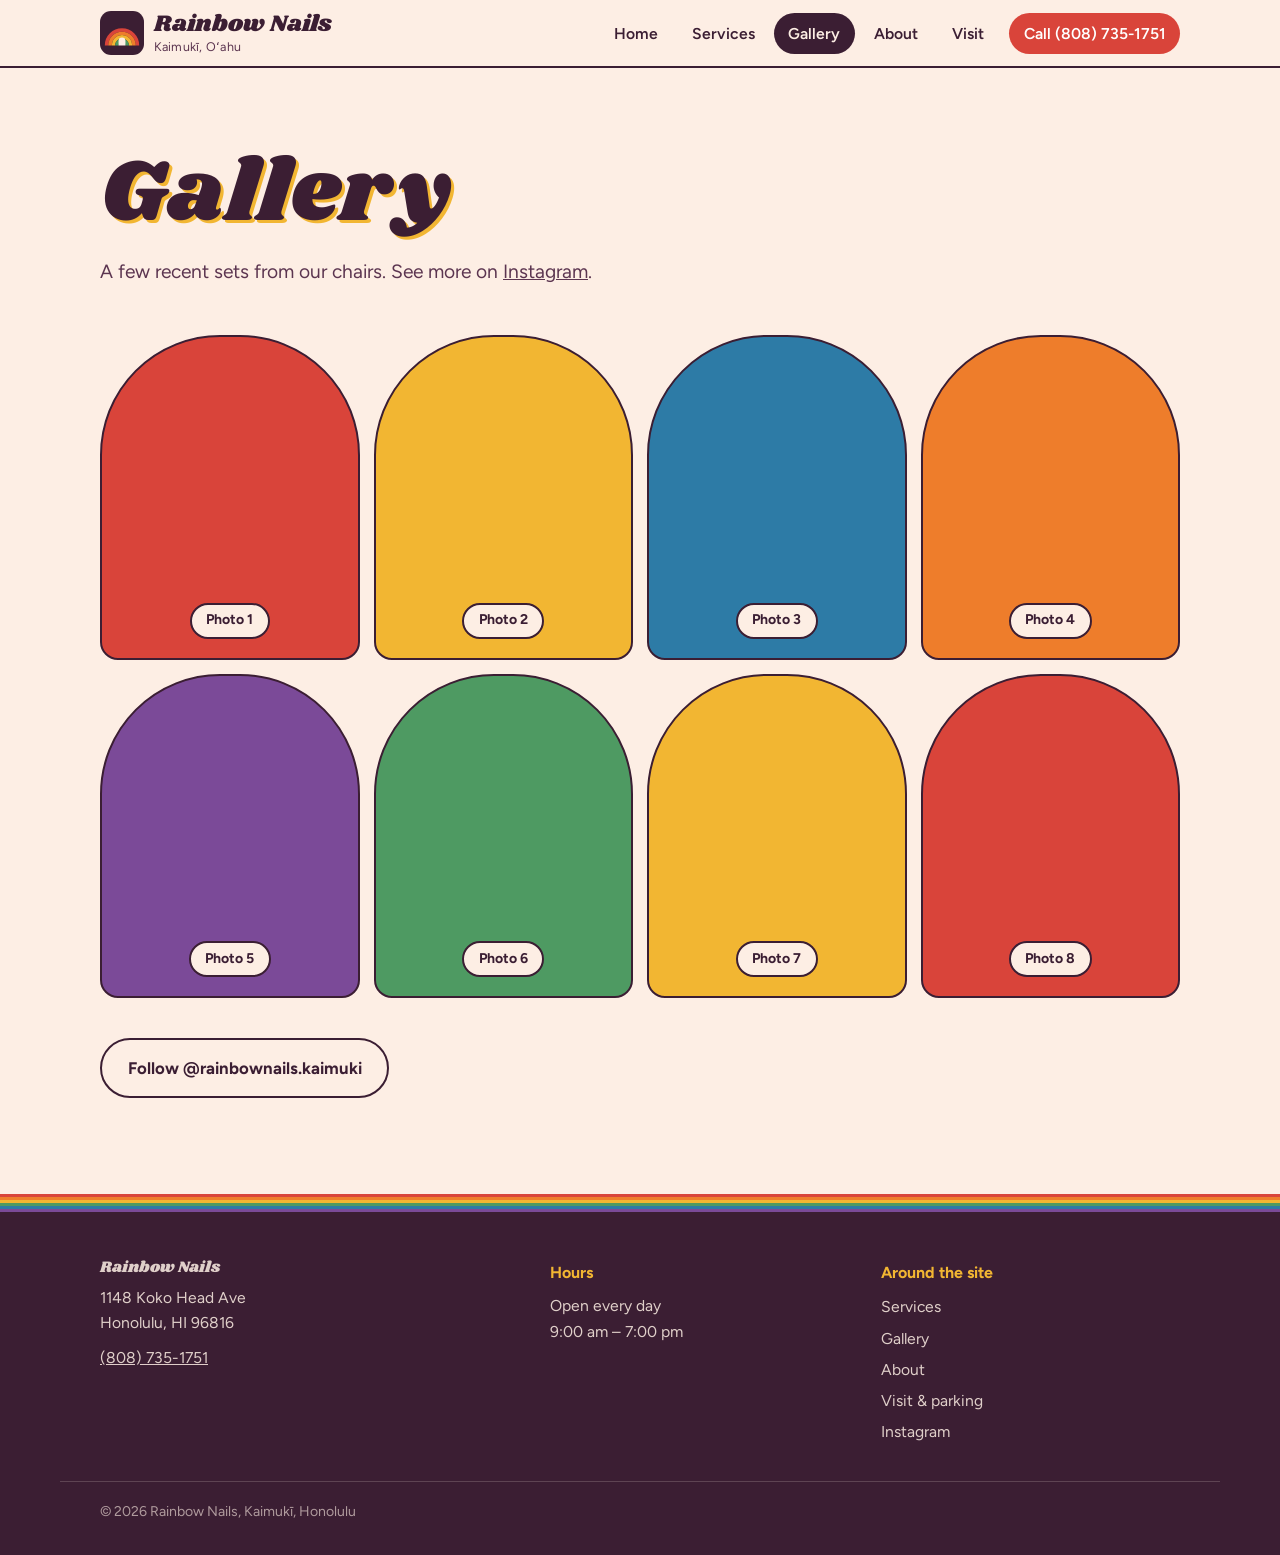
<file: rainbow-nails-site/gallery.html>
<!DOCTYPE html>
<html lang="en">
<head>
  <meta charset="UTF-8" />
  <meta name="viewport" content="width=device-width, initial-scale=1.0" />
  <title>Gallery | Rainbow Nails, Kaimukī</title>
  <meta name="description" content="Nail art, gel, acrylic and dip sets from Rainbow Nails in Kaimukī, Honolulu." />
  <meta property="og:title" content="Gallery | Rainbow Nails, Kaimukī" />
  <meta property="og:description" content="Nail art, gel, acrylic and dip sets from Rainbow Nails in Kaimukī, Honolulu." />
  <meta property="og:image" content="og-image.png" />
  <meta name="theme-color" content="#3B1E33" />
  <link rel="icon" type="image/x-icon" href="favicon.ico" />
  <link rel="icon" type="image/svg+xml" href="logo-mark.svg" />
  <link rel="icon" type="image/png" sizes="16x16" href="favicon-16x16.png" />
  <link rel="icon" type="image/png" sizes="32x32" href="favicon-32x32.png" />
  <link rel="icon" type="image/png" sizes="192x192" href="favicon-192.png" />
  <link rel="apple-touch-icon" sizes="180x180" href="apple-touch-icon.png" />
  <link rel="preconnect" href="https://fonts.googleapis.com" />
  <link rel="preconnect" href="https://fonts.gstatic.com" crossorigin />
  <link href="https://fonts.googleapis.com/css2?family=Figtree:wght@400;600;700;800&family=Shrikhand&display=swap" rel="stylesheet" />
  <link rel="stylesheet" href="style.css" />
</head>
<body>

  <nav class="nav" aria-label="Main">
    <div class="nav-inner">
      <a href="index.html" class="nav-logo">
        <img src="logo-mark.svg" alt="" width="44" height="44" />
        <span class="nav-logo-text">Rainbow Nails<span class="nav-logo-sub">Kaimukī, Oʻahu</span></span>
      </a>
      <ul class="nav-links">
        <li><a href="index.html">Home</a></li>
        <li><a href="services.html">Services</a></li>
        <li><a href="gallery.html" class="active" aria-current="page">Gallery</a></li>
        <li><a href="about.html">About</a></li>
        <li><a href="contact.html">Visit</a></li>
        <li><a href="tel:+18087351751" class="nav-call">Call (808) 735-1751</a></li>
      </ul>
      <button class="nav-toggle" aria-label="Open menu" aria-expanded="false">&#9776;</button>
    </div>
  </nav>

  <main>
  <header class="page-header">
    <div class="wrap">
      <h1>Gallery</h1>
      <p>A few recent sets from our chairs. See more on <a href="https://www.instagram.com/rainbownails.kaimuki/" target="_blank" rel="noopener">Instagram</a>.</p>
    </div>
  </header>

  <section class="section" style="padding-top:0">
    <div class="wrap">
      <div class="gallery-grid">
      <!-- Replace with: <div class="g-tile"><img src="gallery-1.jpg" alt="Describe the nails" loading="lazy" /></div> -->
      <div class="g-tile placeholder c1"><span>Photo 1</span></div>
      <!-- Replace with: <div class="g-tile"><img src="gallery-2.jpg" alt="Describe the nails" loading="lazy" /></div> -->
      <div class="g-tile placeholder c3"><span>Photo 2</span></div>
      <!-- Replace with: <div class="g-tile"><img src="gallery-3.jpg" alt="Describe the nails" loading="lazy" /></div> -->
      <div class="g-tile placeholder c5"><span>Photo 3</span></div>
      <!-- Replace with: <div class="g-tile"><img src="gallery-4.jpg" alt="Describe the nails" loading="lazy" /></div> -->
      <div class="g-tile placeholder c2"><span>Photo 4</span></div>
      <!-- Replace with: <div class="g-tile"><img src="gallery-5.jpg" alt="Describe the nails" loading="lazy" /></div> -->
      <div class="g-tile placeholder c6"><span>Photo 5</span></div>
      <!-- Replace with: <div class="g-tile"><img src="gallery-6.jpg" alt="Describe the nails" loading="lazy" /></div> -->
      <div class="g-tile placeholder c4"><span>Photo 6</span></div>
      <!-- Replace with: <div class="g-tile"><img src="gallery-7.jpg" alt="Describe the nails" loading="lazy" /></div> -->
      <div class="g-tile placeholder c3"><span>Photo 7</span></div>
      <!-- Replace with: <div class="g-tile"><img src="gallery-8.jpg" alt="Describe the nails" loading="lazy" /></div> -->
      <div class="g-tile placeholder c1"><span>Photo 8</span></div>
      </div>
      <p style="margin-top:2.5rem"><a href="https://www.instagram.com/rainbownails.kaimuki/" target="_blank" rel="noopener" class="btn btn-ghost">Follow @rainbownails.kaimuki</a></p>
    </div>
  </section>
  </main>

  <div class="stripes stripes--thin" aria-hidden="true"></div>
  <footer class="footer">
    <div class="footer-inner">
      <div>
        <p class="footer-logo">Rainbow Nails</p>
        <p>1148 Koko Head Ave<br>Honolulu, HI 96816</p>
        <p style="margin-top:.6rem"><a href="tel:+18087351751">(808) 735-1751</a></p>
      </div>
      <div>
        <h4>Hours</h4>
        <p>Open every day<br>9:00 am – 7:00 pm</p>
      </div>
      <div>
        <h4>Around the site</h4>
        <ul class="footer-links">
          <li><a href="services.html">Services</a></li>
          <li><a href="gallery.html">Gallery</a></li>
          <li><a href="about.html">About</a></li>
          <li><a href="contact.html">Visit &amp; parking</a></li>
          <li><a href="https://www.instagram.com/rainbownails.kaimuki/" target="_blank" rel="noopener">Instagram</a></li>
        </ul>
      </div>
    </div>
    <div class="footer-bottom">&copy; <span id="yr">2026</span> Rainbow Nails, Kaimukī, Honolulu</div>
  </footer>

  <a href="tel:+18087351751" class="call-bar"><svg viewBox="0 0 24 24" fill="currentColor" aria-hidden="true"><path d="M6.6 10.8a15.2 15.2 0 0 0 6.6 6.6l2.2-2.2a1 1 0 0 1 1-.25 11.4 11.4 0 0 0 3.6.57 1 1 0 0 1 1 1V20a1 1 0 0 1-1 1A17 17 0 0 1 3 4a1 1 0 0 1 1-1h3.5a1 1 0 0 1 1 1c0 1.25.2 2.45.57 3.57a1 1 0 0 1-.25 1z"/></svg> Call to book</a>

  <script src="nav.js"></script>
</body>
</html>
</file>
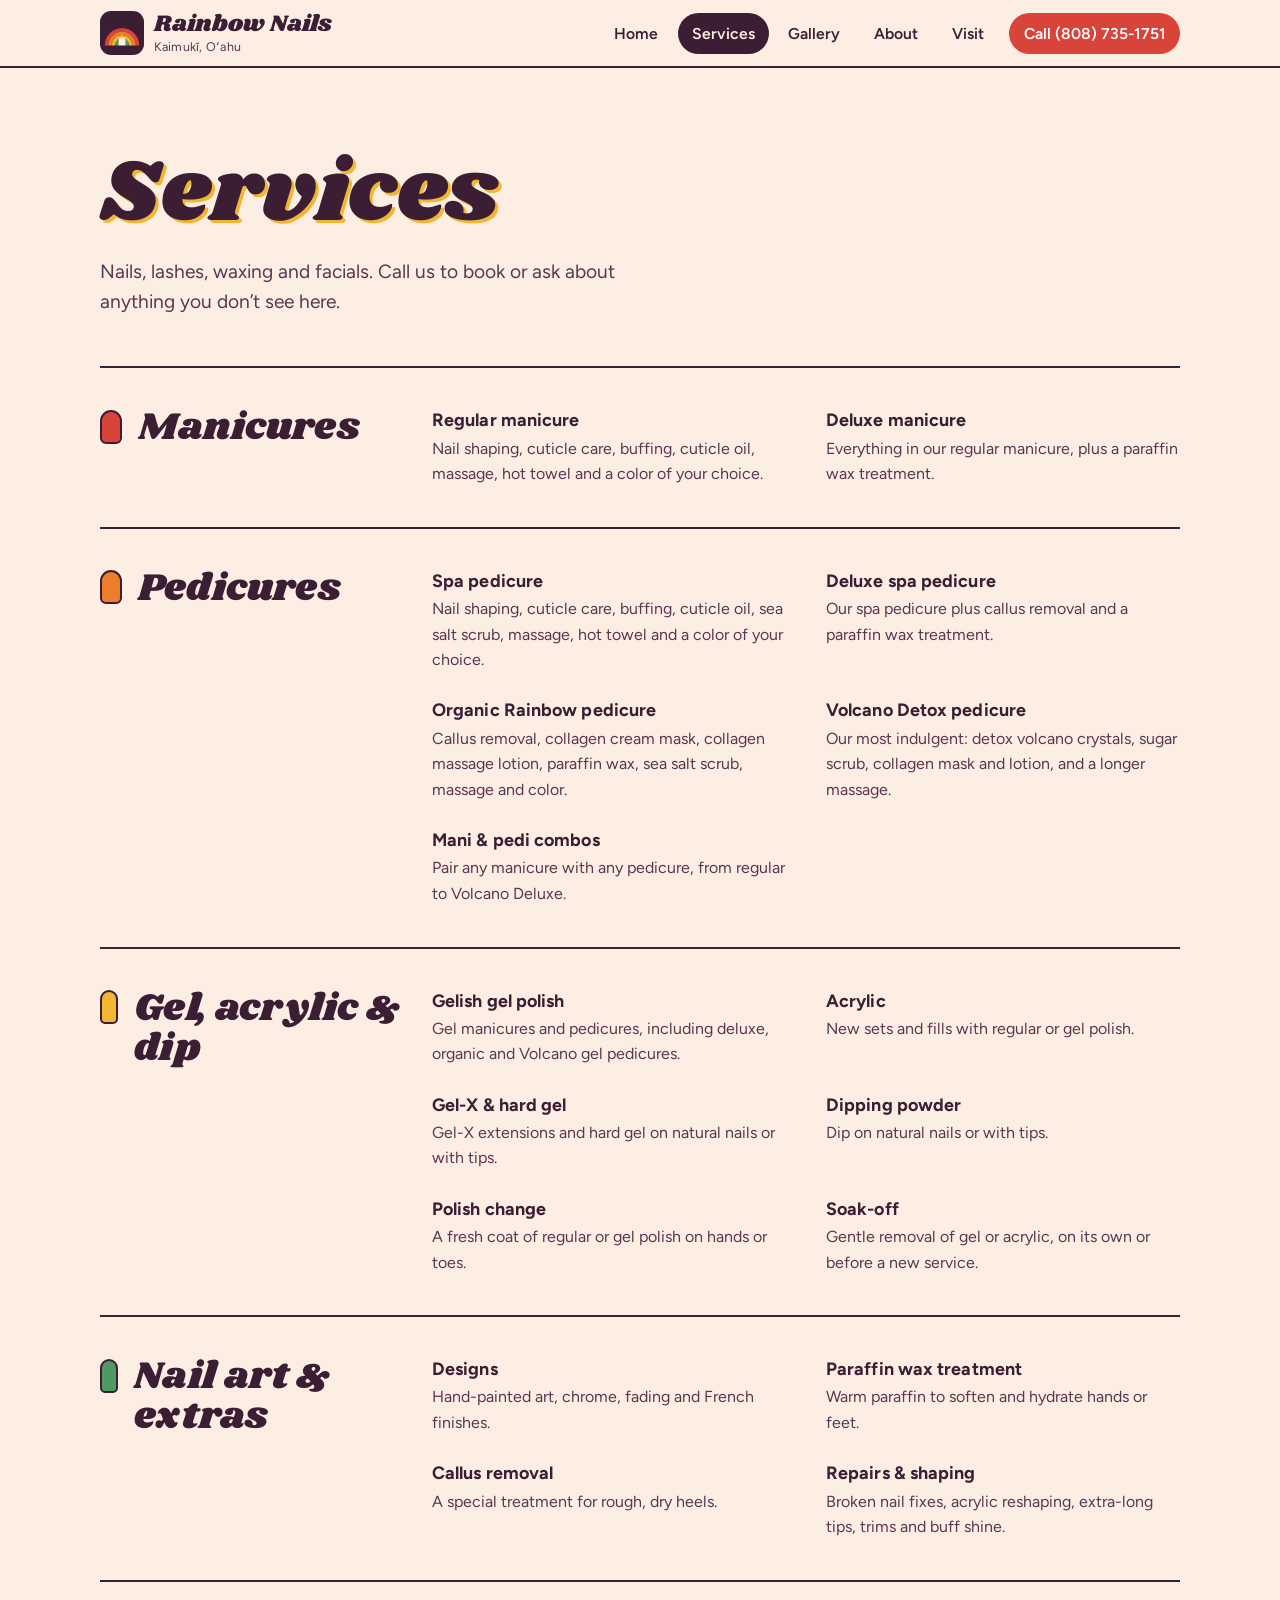
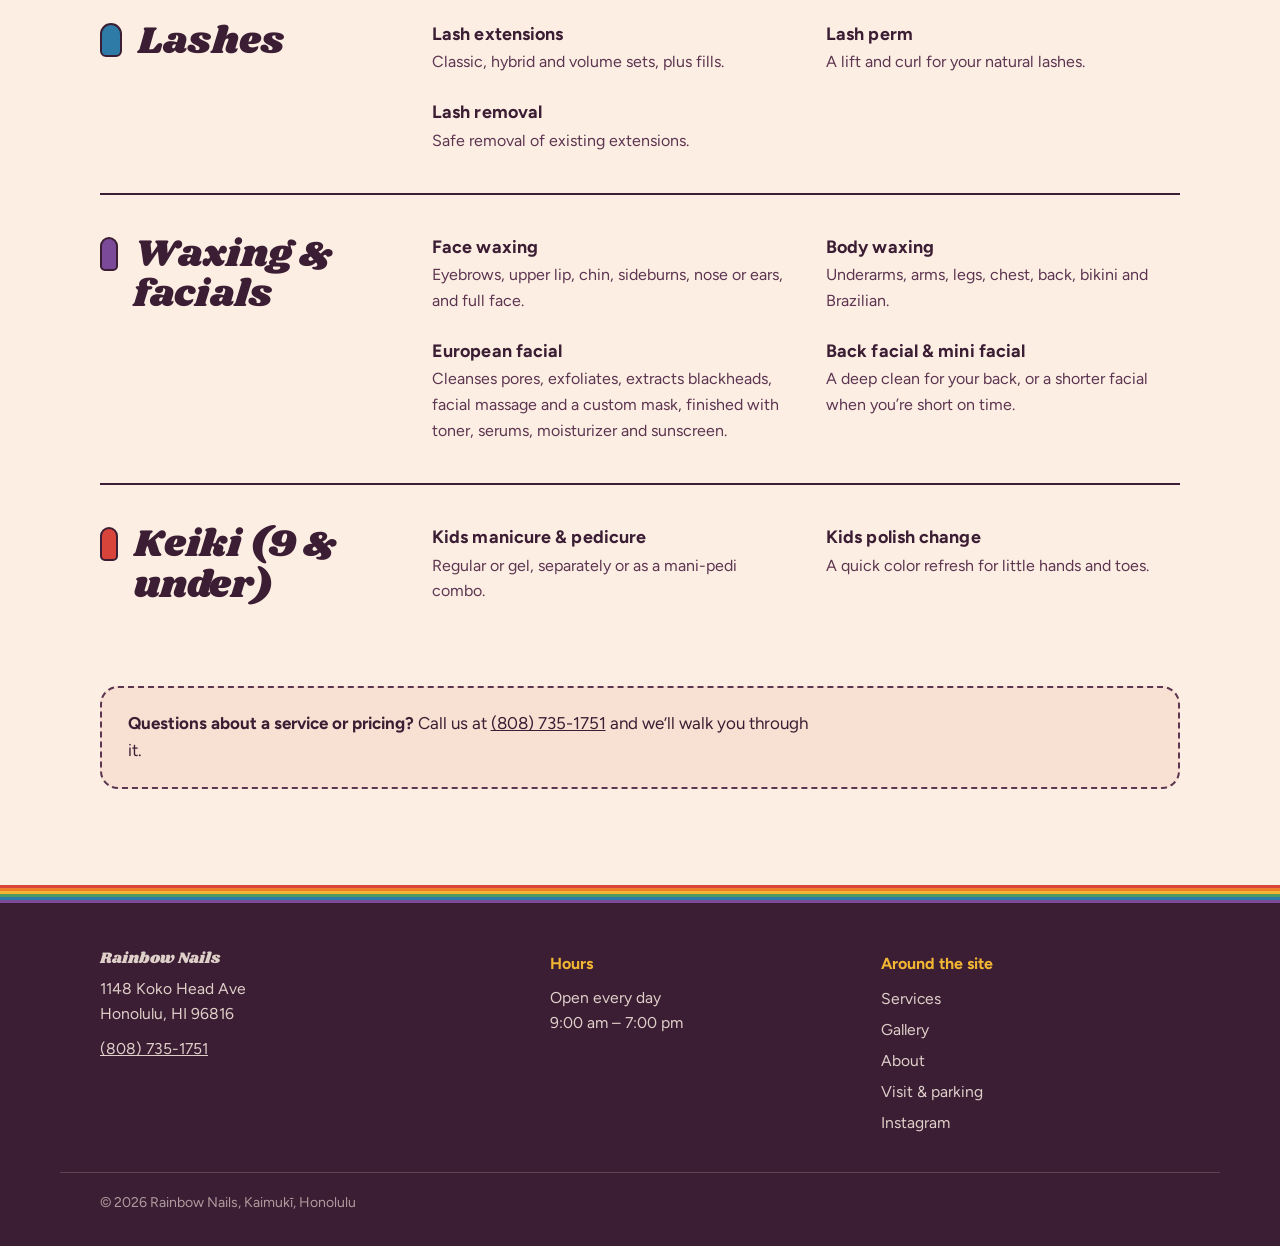
<file: rainbow-nails-site/services.html>
<!DOCTYPE html>
<html lang="en">
<head>
  <meta charset="UTF-8" />
  <meta name="viewport" content="width=device-width, initial-scale=1.0" />
  <title>Services | Rainbow Nails, Kaimukī</title>
  <meta name="description" content="Manicures, spa pedicures, Volcano Detox pedicures, Gelish, acrylic, dip powder, Gel-X, nail art, lash extensions, waxing and facials at Rainbow Nails in Kaimukī, Honolulu." />
  <meta property="og:title" content="Services | Rainbow Nails, Kaimukī" />
  <meta property="og:description" content="Manicures, spa pedicures, Volcano Detox pedicures, Gelish, acrylic, dip powder, Gel-X, nail art, lash extensions, waxing and facials at Rainbow Nails in Kaimukī, Honolulu." />
  <meta property="og:image" content="og-image.png" />
  <meta name="theme-color" content="#3B1E33" />
  <link rel="icon" type="image/x-icon" href="favicon.ico" />
  <link rel="icon" type="image/svg+xml" href="logo-mark.svg" />
  <link rel="icon" type="image/png" sizes="16x16" href="favicon-16x16.png" />
  <link rel="icon" type="image/png" sizes="32x32" href="favicon-32x32.png" />
  <link rel="icon" type="image/png" sizes="192x192" href="favicon-192.png" />
  <link rel="apple-touch-icon" sizes="180x180" href="apple-touch-icon.png" />
  <link rel="preconnect" href="https://fonts.googleapis.com" />
  <link rel="preconnect" href="https://fonts.gstatic.com" crossorigin />
  <link href="https://fonts.googleapis.com/css2?family=Figtree:wght@400;600;700;800&family=Shrikhand&display=swap" rel="stylesheet" />
  <link rel="stylesheet" href="style.css" />
</head>
<body>

  <nav class="nav" aria-label="Main">
    <div class="nav-inner">
      <a href="index.html" class="nav-logo">
        <img src="logo-mark.svg" alt="" width="44" height="44" />
        <span class="nav-logo-text">Rainbow Nails<span class="nav-logo-sub">Kaimukī, Oʻahu</span></span>
      </a>
      <ul class="nav-links">
        <li><a href="index.html">Home</a></li>
        <li><a href="services.html" class="active" aria-current="page">Services</a></li>
        <li><a href="gallery.html">Gallery</a></li>
        <li><a href="about.html">About</a></li>
        <li><a href="contact.html">Visit</a></li>
        <li><a href="tel:+18087351751" class="nav-call">Call (808) 735-1751</a></li>
      </ul>
      <button class="nav-toggle" aria-label="Open menu" aria-expanded="false">&#9776;</button>
    </div>
  </nav>

  <main>
  <header class="page-header">
    <div class="wrap">
      <h1>Services</h1>
      <p>Nails, lashes, waxing and facials. Call us to book or ask about anything you don&rsquo;t see here.</p>
    </div>
  </header>

  <section class="section" style="padding-top:0">
    <div class="wrap">

      <div class="svc-group">
        <div class="svc-group-title"><span class="chip c1"></span><h2>Manicures</h2></div>
        <ul class="svc-items">
          <li><h3>Regular manicure</h3><p>Nail shaping, cuticle care, buffing, cuticle oil, massage, hot towel and a color of your choice.</p></li>
          <li><h3>Deluxe manicure</h3><p>Everything in our regular manicure, plus a paraffin wax treatment.</p></li>
        </ul>
      </div>

      <div class="svc-group">
        <div class="svc-group-title"><span class="chip c2"></span><h2>Pedicures</h2></div>
        <ul class="svc-items">
          <li><h3>Spa pedicure</h3><p>Nail shaping, cuticle care, buffing, cuticle oil, sea salt scrub, massage, hot towel and a color of your choice.</p></li>
          <li><h3>Deluxe spa pedicure</h3><p>Our spa pedicure plus callus removal and a paraffin wax treatment.</p></li>
          <li><h3>Organic Rainbow pedicure</h3><p>Callus removal, collagen cream mask, collagen massage lotion, paraffin wax, sea salt scrub, massage and color.</p></li>
          <li><h3>Volcano Detox pedicure</h3><p>Our most indulgent: detox volcano crystals, sugar scrub, collagen mask and lotion, and a longer massage.</p></li>
          <li><h3>Mani &amp; pedi combos</h3><p>Pair any manicure with any pedicure, from regular to Volcano Deluxe.</p></li>
        </ul>
      </div>

      <div class="svc-group">
        <div class="svc-group-title"><span class="chip c3"></span><h2>Gel, acrylic &amp; dip</h2></div>
        <ul class="svc-items">
          <li><h3>Gelish gel polish</h3><p>Gel manicures and pedicures, including deluxe, organic and Volcano gel pedicures.</p></li>
          <li><h3>Acrylic</h3><p>New sets and fills with regular or gel polish.</p></li>
          <li><h3>Gel-X &amp; hard gel</h3><p>Gel-X extensions and hard gel on natural nails or with tips.</p></li>
          <li><h3>Dipping powder</h3><p>Dip on natural nails or with tips.</p></li>
          <li><h3>Polish change</h3><p>A fresh coat of regular or gel polish on hands or toes.</p></li>
          <li><h3>Soak-off</h3><p>Gentle removal of gel or acrylic, on its own or before a new service.</p></li>
        </ul>
      </div>

      <div class="svc-group">
        <div class="svc-group-title"><span class="chip c4"></span><h2>Nail art &amp; extras</h2></div>
        <ul class="svc-items">
          <li><h3>Designs</h3><p>Hand-painted art, chrome, fading and French finishes.</p></li>
          <li><h3>Paraffin wax treatment</h3><p>Warm paraffin to soften and hydrate hands or feet.</p></li>
          <li><h3>Callus removal</h3><p>A special treatment for rough, dry heels.</p></li>
          <li><h3>Repairs &amp; shaping</h3><p>Broken nail fixes, acrylic reshaping, extra-long tips, trims and buff shine.</p></li>
        </ul>
      </div>

      <div class="svc-group">
        <div class="svc-group-title"><span class="chip c5"></span><h2>Lashes</h2></div>
        <ul class="svc-items">
          <li><h3>Lash extensions</h3><p>Classic, hybrid and volume sets, plus fills.</p></li>
          <li><h3>Lash perm</h3><p>A lift and curl for your natural lashes.</p></li>
          <li><h3>Lash removal</h3><p>Safe removal of existing extensions.</p></li>
        </ul>
      </div>

      <div class="svc-group">
        <div class="svc-group-title"><span class="chip c6"></span><h2>Waxing &amp; facials</h2></div>
        <ul class="svc-items">
          <li><h3>Face waxing</h3><p>Eyebrows, upper lip, chin, sideburns, nose or ears, and full face.</p></li>
          <li><h3>Body waxing</h3><p>Underarms, arms, legs, chest, back, bikini and Brazilian.</p></li>
          <li><h3>European facial</h3><p>Cleanses pores, exfoliates, extracts blackheads, facial massage and a custom mask, finished with toner, serums, moisturizer and sunscreen.</p></li>
          <li><h3>Back facial &amp; mini facial</h3><p>A deep clean for your back, or a shorter facial when you&rsquo;re short on time.</p></li>
        </ul>
      </div>

      <div class="svc-group">
        <div class="svc-group-title"><span class="chip c1"></span><h2>Keiki (9 &amp; under)</h2></div>
        <ul class="svc-items">
          <li><h3>Kids manicure &amp; pedicure</h3><p>Regular or gel, separately or as a mani-pedi combo.</p></li>
          <li><h3>Kids polish change</h3><p>A quick color refresh for little hands and toes.</p></li>
        </ul>
      </div>
      <div class="note">
        <p><strong>Questions about a service or pricing?</strong> Call us at <a href="tel:+18087351751">(808) 735-1751</a> and we&rsquo;ll walk you through it.</p>
      </div>
    </div>
  </section>
  </main>

  <div class="stripes stripes--thin" aria-hidden="true"></div>
  <footer class="footer">
    <div class="footer-inner">
      <div>
        <p class="footer-logo">Rainbow Nails</p>
        <p>1148 Koko Head Ave<br>Honolulu, HI 96816</p>
        <p style="margin-top:.6rem"><a href="tel:+18087351751">(808) 735-1751</a></p>
      </div>
      <div>
        <h4>Hours</h4>
        <p>Open every day<br>9:00 am – 7:00 pm</p>
      </div>
      <div>
        <h4>Around the site</h4>
        <ul class="footer-links">
          <li><a href="services.html">Services</a></li>
          <li><a href="gallery.html">Gallery</a></li>
          <li><a href="about.html">About</a></li>
          <li><a href="contact.html">Visit &amp; parking</a></li>
          <li><a href="https://www.instagram.com/rainbownails.kaimuki/" target="_blank" rel="noopener">Instagram</a></li>
        </ul>
      </div>
    </div>
    <div class="footer-bottom">&copy; <span id="yr">2026</span> Rainbow Nails, Kaimukī, Honolulu</div>
  </footer>

  <a href="tel:+18087351751" class="call-bar"><svg viewBox="0 0 24 24" fill="currentColor" aria-hidden="true"><path d="M6.6 10.8a15.2 15.2 0 0 0 6.6 6.6l2.2-2.2a1 1 0 0 1 1-.25 11.4 11.4 0 0 0 3.6.57 1 1 0 0 1 1 1V20a1 1 0 0 1-1 1A17 17 0 0 1 3 4a1 1 0 0 1 1-1h3.5a1 1 0 0 1 1 1c0 1.25.2 2.45.57 3.57a1 1 0 0 1-.25 1z"/></svg> Call to book</a>

  <script src="nav.js"></script>
</body>
</html>
</file>
<file: style.css>
/* ==========================================================
   Rainbow Nails, Kaimukī, Oʻahu
   Retro rainbow + Hawaiʻi
   ========================================================== */

:root {
  --paper:   #FDEEE4;
  --paper-2: #F8E0D2;
  --plum:    #3B1E33;
  --plum-2:  #5C3550;
  --white:   #FFFFFF;
  --cream:   #FFF8EE;

  /* Seven-color rainbow (for light backgrounds) */
  --r1: #D9443A;  /* red    */
  --r2: #EE7D2B;  /* orange */
  --r3: #F2B632;  /* yellow */
  --r4: #4E9A62;  /* green  */
  --r5: #2D7BA6;  /* blue   */
  --r6: #3F4A9E;  /* indigo */
  --r7: #7B4A98;  /* violet */

  /* Lighter blue, indigo and violet for dark backgrounds */
  --r5-lt: #3E95C9;
  --r6-lt: #7D86D6;
  --r7-lt: #B48AD0;

  --display: "Shrikhand", "Cooper Black", Georgia, serif;
  --body: "Figtree", "Helvetica Neue", Arial, sans-serif;

  --max: 1240px;
  --gutter: clamp(16px, 4vw, 32px);
  --pill: 999px;
}

*, *::before, *::after { box-sizing: border-box; margin: 0; padding: 0; }
html { scroll-behavior: smooth; }
@media (prefers-reduced-motion: reduce) { html { scroll-behavior: auto; } }

body {
  font-family: var(--body);
  font-size: 1.0625rem;
  line-height: 1.6;
  color: var(--plum);
  background: var(--paper);
  -webkit-font-smoothing: antialiased;
  overflow-x: hidden;
}
img { max-width: 100%; display: block; }
[hidden] { display: none !important; }
a { color: inherit; }
:focus-visible { outline: 3px solid var(--r5); outline-offset: 3px; border-radius: 6px; }

.wrap { max-width: var(--max); margin: 0 auto; padding: 0 var(--gutter); }
h1, h2, h3 { font-family: var(--display); font-weight: 400; line-height: 1.05; }
h2 { font-size: clamp(2.1rem, 4.5vw, 3.25rem); }
p { max-width: 62ch; }

/* Stacked rainbow shadow (from the main logo) */
.rainbow-shadow {
  text-shadow: 3px 3px 0 var(--r1), 6px 6px 0 var(--r2), 9px 9px 0 var(--r3),
               12px 12px 0 var(--r4), 15px 15px 0 var(--r5), 18px 18px 0 var(--r6), 21px 21px 0 var(--r7);
}
.rainbow-shadow--sm {
  text-shadow: 2px 2px 0 var(--r1), 4px 4px 0 var(--r2), 6px 6px 0 var(--r3),
               8px 8px 0 var(--r4), 10px 10px 0 var(--r5), 12px 12px 0 var(--r6), 14px 14px 0 var(--r7);
}

/* ---------- Nav ---------- */
.nav { position: sticky; top: 0; z-index: 50; background: var(--paper); border-bottom: 2px solid var(--plum); }
.nav-inner {
  max-width: var(--max); margin: 0 auto; padding: .65rem var(--gutter);
  display: flex; align-items: center; justify-content: space-between; gap: 1rem;
}
.nav-logo { display: flex; align-items: center; gap: .7rem; text-decoration: none; }
.nav-logo svg { width: 46px; height: 46px; flex: none; }
.nav-logo-text {
  font-family: var(--display); font-size: 1.65rem; line-height: 1;
  text-shadow: 1.5px 1.5px 0 var(--r1), 3px 3px 0 var(--r3);
}
.nav-logo-sub {
  display: block; font-family: var(--body); font-weight: 800; font-size: .74rem;
  letter-spacing: .32em; color: var(--plum-2); text-shadow: none; margin-top: .45rem;
}
.nav-links { list-style: none; display: flex; align-items: center; gap: .25rem; }
.nav-links a {
  display: block; padding: .5rem .85rem; border-radius: var(--pill);
  text-decoration: none; font-weight: 700; font-size: .98rem;
}
.nav-links a:hover { background: var(--paper-2); }
.nav-links a.active { background: var(--plum); color: var(--paper); }
.nav-links a.nav-cta { background: var(--r1); color: var(--white); margin-left: .35rem; padding: .6rem 1.1rem; }
.nav-links a.nav-cta:hover { background: #c23a31; }
.nav-links a.nav-cta.active { box-shadow: 0 0 0 3px var(--plum); }
.nav-toggle {
  display: none; background: none; border: 2px solid var(--plum); border-radius: 12px;
  width: 46px; height: 42px; font-size: 1.3rem; color: var(--plum); cursor: pointer;
}

/* ---------- Buttons ---------- */
.btn {
  display: inline-flex; align-items: center; justify-content: center; gap: .55rem;
  padding: .9rem 1.6rem; border-radius: var(--pill);
  font-family: var(--body); font-weight: 800; font-size: 1.05rem;
  text-decoration: none; border: 2px solid var(--plum); cursor: pointer;
  transition: transform .15s ease, box-shadow .15s ease;
}
.btn svg { width: 18px; height: 18px; flex: none; }
.btn-primary { background: var(--r1); color: var(--white); box-shadow: 4px 4px 0 var(--plum); }
.btn-primary:hover { transform: translate(-2px, -2px); box-shadow: 6px 6px 0 var(--plum); }
.btn-ghost { background: var(--paper); color: var(--plum); }
.btn-ghost:hover { background: var(--paper-2); }
.btn-light { background: var(--paper); color: var(--plum); border-color: var(--paper); }
.btn-light:hover { background: var(--white); }
@media (prefers-reduced-motion: reduce) { .btn { transition: none; } }

/* ---------- Home hero ---------- */
.hero { position: relative; overflow: hidden; height: clamp(600px, 59.7vw, 860px); background: var(--paper); }
.hero-scene { position: absolute; inset: 0; width: 100%; height: 100%; display: block; z-index: 0; }
.hero-text {
  position: relative; z-index: 1; max-width: var(--max); margin: 0 auto;
  padding: clamp(2.5rem, 5vw, 4.5rem) var(--gutter) 0;
}
.hero-text-inner { max-width: 32rem; }
.hero-hello { font-weight: 700; font-size: 1.2rem; color: var(--plum-2); margin-bottom: .9rem; }
.hero h1 { font-size: clamp(3.6rem, 8vw, 7.25rem); line-height: .92; }
.hero-sub { font-size: clamp(1.1rem, 1.6vw, 1.3rem); margin: 2rem 0 1.8rem; max-width: 30ch; }
.hero-actions { display: flex; flex-wrap: wrap; gap: .85rem; }

.rn-arc { stroke-dasharray: 1400; stroke-dashoffset: 1400; animation: rnDraw 1.6s cubic-bezier(.6,.05,.25,1) forwards; }
.rn-arc:nth-child(2) { animation-delay: .1s; }
.rn-arc:nth-child(3) { animation-delay: .2s; }
.rn-arc:nth-child(4) { animation-delay: .3s; }
.rn-arc:nth-child(5) { animation-delay: .4s; }
.rn-arc:nth-child(6) { animation-delay: .5s; }
.rn-arc:nth-child(7) { animation-delay: .6s; }
@keyframes rnDraw { to { stroke-dashoffset: 0; } }
@media (prefers-reduced-motion: reduce) { .rn-arc { animation: none; stroke-dashoffset: 0; } }

/* ---------- Info strip ---------- */
.info-strip { background: var(--plum); color: var(--paper); }
.info-strip .wrap { display: grid; grid-template-columns: repeat(3, 1fr); }
.info-item { padding: 1.7rem 1.5rem; border-left: 2px solid rgba(253,238,228,.18); }
.info-item:first-child { border-left: 0; padding-left: 0; }
.info-item h3 { font-size: 1.4rem; color: var(--r3); margin-bottom: .2rem; }
.info-item a { color: var(--paper); }

/* ---------- Sections ---------- */
.section { padding: clamp(3.5rem, 8vw, 5.5rem) 0; }
.section--panel { background: var(--paper-2); }
.section-head { margin-bottom: 2.2rem; }
.section-head p { margin-top: .7rem; font-size: 1.15rem; color: var(--plum-2); }

.menu { list-style: none; display: grid; grid-template-columns: repeat(2, 1fr); column-gap: 3rem; }
.menu li { display: flex; gap: 1rem; padding: 1.25rem 0; border-top: 2px solid var(--plum); }
.chip { flex: none; width: 22px; height: 34px; border-radius: 11px 11px 6px 6px; border: 2px solid var(--plum); }
.menu h3 { font-size: 1.5rem; margin-bottom: .15rem; }
.menu p { color: var(--plum-2); }
.c1 { background: var(--r1); } .c2 { background: var(--r2); } .c3 { background: var(--r3); }
.c4 { background: var(--r4); } .c5 { background: var(--r5); } .c6 { background: var(--r6); } .c7 { background: var(--r7); }

.arch-row { display: grid; grid-template-columns: repeat(4, 1fr); gap: 16px; }
.arch-row img, .arch-row a { width: 100%; aspect-ratio: 4 / 5; object-fit: cover; border-radius: 140px 140px 18px 18px; border: 2px solid var(--plum); }
.arch-row a { display: block; overflow: hidden; border: 0; }
.arch-row a img { border: 2px solid var(--plum); height: 100%; }

/* Mahalo band with badge */
.mahalo { background: var(--r7); color: var(--paper); }
.mahalo .wrap { display: flex; flex-wrap: wrap; align-items: center; justify-content: space-between; gap: 2.5rem; padding-top: 4.5rem; padding-bottom: 4.5rem; }
.mahalo h2 { color: var(--paper); margin-bottom: .6rem; }
.mahalo p { font-size: 1.15rem; margin-bottom: 1.6rem; max-width: 40ch; }
.mahalo-badge { width: 240px; height: 240px; flex: none; transform: rotate(-8deg); }

/* Lei band */
.lei-band { display: block; width: 100%; height: 64px; background: var(--plum); }

/* ---------- Footer ---------- */
.footer { background: var(--plum); color: rgba(253,238,228,.88); }
.footer-inner {
  max-width: var(--max); margin: 0 auto; padding: 3rem var(--gutter) 2.5rem;
  display: flex; flex-wrap: wrap; justify-content: space-between; align-items: flex-start; gap: 2rem;
}
.footer-logo-word {
  font-family: var(--display); font-size: 4rem; line-height: 1; color: var(--paper);
  text-shadow: 2px 2px 0 var(--r1), 4px 4px 0 var(--r2), 6px 6px 0 var(--r3), 8px 8px 0 var(--r4),
               10px 10px 0 var(--r5-lt), 12px 12px 0 var(--r6-lt), 14px 14px 0 var(--r7-lt);
}
.footer-logo-line { display: flex; align-items: baseline; gap: .9rem; margin-top: 1.1rem; }
.footer-logo-line .n { font-weight: 800; letter-spacing: .6em; font-size: 1.1rem; color: var(--paper); }
.footer-logo-line .k { font-weight: 700; letter-spacing: .35em; font-size: .8rem; color: var(--r3); }
.footer h4 { font-weight: 700; color: var(--r3); font-size: 1rem; }
.footer p, .footer a { font-size: 1rem; color: rgba(253,238,228,.88); }
.footer-links { list-style: none; }
.footer-links a { text-decoration: none; }
.footer-links a:hover { text-decoration: underline; color: var(--white); }
.footer-bottom { max-width: var(--max); margin: 0 auto; padding: 1.1rem var(--gutter) 2rem; border-top: 1px solid rgba(253,238,228,.18); font-size: .88rem; color: rgba(253,238,228,.6); }

.call-bar { display: none; }

/* ---------- Inner page header ---------- */
.page-header { padding: clamp(3rem, 7vw, 4.5rem) 0 clamp(2rem, 4vw, 2.75rem); }
.page-header h1 { font-size: clamp(3rem, 8vw, 5.25rem); }
.page-header p { margin-top: 1.4rem; font-size: 1.2rem; color: var(--plum-2); max-width: 48ch; }

/* ---------- Services page ---------- */
.svc-group { padding: 2.4rem 0; border-top: 2px solid var(--plum); display: grid; grid-template-columns: 300px 1fr; gap: 2rem; }
.svc-group:last-of-type { border-bottom: 2px solid var(--plum); }
.svc-group-title { display: flex; gap: 1rem; align-items: flex-start; }
.svc-group-title h2 { font-size: clamp(1.9rem, 3.5vw, 2.4rem); }
.svc-items { list-style: none; display: grid; grid-template-columns: repeat(2, 1fr); gap: 1.5rem 2.5rem; }
.svc-items h3 { font-family: var(--body); font-weight: 700; font-size: 1.12rem; line-height: 1.3; margin-bottom: .2rem; }
.svc-items p { color: var(--plum-2); font-size: 1rem; }
.cta-note { margin-top: 2.5rem; padding: 1.6rem 1.8rem; border-radius: 22px; background: var(--white); border: 2px solid var(--plum); box-shadow: 6px 6px 0 var(--r4); display: flex; flex-wrap: wrap; align-items: center; justify-content: space-between; gap: 1rem; }
.cta-note p { font-size: 1.1rem; }

/* ---------- Gallery ---------- */
.gallery-grid { display: grid; grid-template-columns: repeat(5, 1fr); gap: 14px; }
.g-tile { display: block; aspect-ratio: 4 / 5; border-radius: 120px 120px 18px 18px; overflow: hidden; border: 2px solid var(--plum); background: var(--paper-2); }
.g-tile img { width: 100%; height: 100%; object-fit: cover; transition: transform .35s ease; }
.g-tile:hover img { transform: scale(1.04); }
@media (prefers-reduced-motion: reduce) { .g-tile img { transition: none; } }
.lightbox { border: 2px solid var(--plum); border-radius: 22px; padding: 0; background: var(--paper); max-width: min(92vw, 900px); max-height: 92vh; margin: auto; overflow: hidden; box-shadow: 8px 8px 0 var(--r7); }
.lightbox::backdrop { background: rgba(59,30,51,.82); }
.lightbox img { display: block; max-width: 100%; max-height: calc(92vh - 70px); margin: 0 auto; object-fit: contain; }
.lightbox-caption { padding: .9rem 1.2rem; font-size: .98rem; color: var(--plum-2); max-width: none; }
.lightbox-close { position: absolute; top: 10px; right: 10px; width: 44px; height: 44px; border-radius: 50%; border: 2px solid var(--plum); background: var(--paper); color: var(--plum); font-size: 1.6rem; line-height: 1; cursor: pointer; }

/* ---------- About ---------- */
.about-grid { display: grid; grid-template-columns: 1.2fr 1fr; gap: clamp(2rem, 6vw, 5rem); align-items: start; }
.about-grid p + p { margin-top: 1rem; }
.about-photo { aspect-ratio: 4 / 5; border-radius: 160px 160px 22px 22px; border: 2px solid var(--plum); object-fit: cover; width: 100%; }
.values { list-style: none; display: grid; grid-template-columns: repeat(3, 1fr); gap: 2rem; }
.values li { border-top: 6px solid; padding-top: 1rem; }
.values li:nth-child(1) { border-color: var(--r1); }
.values li:nth-child(2) { border-color: var(--r3); }
.values li:nth-child(3) { border-color: var(--r5); }
.values h3 { font-size: 1.5rem; margin-bottom: .4rem; }
.values p { color: var(--plum-2); }

/* ---------- Visit ---------- */
.visit-grid { display: grid; grid-template-columns: 1fr 1.25fr; gap: clamp(2rem, 5vw, 4rem); align-items: start; }
.visit-block { padding: 1.5rem 0; border-top: 2px solid var(--plum); }
.visit-block:first-child { border-top: 0; padding-top: 0; }
.visit-block h2 { font-size: 1.9rem; margin-bottom: .6rem; }
.visit-block p + p { margin-top: .6rem; }
.phone-big { font-family: var(--display); font-size: clamp(2rem, 5vw, 2.6rem); text-decoration: none; display: inline-block; margin: .2rem 0 .6rem; }
.phone-big:hover { color: var(--r1); }
.hours { width: 100%; max-width: 360px; border-collapse: collapse; }
.hours td { padding: .38rem 0; border-bottom: 1px dashed rgba(59,30,51,.3); }
.hours td:last-child { text-align: right; font-weight: 600; }
.hours tr.today td { color: var(--r1); font-weight: 700; }
.parking { list-style: none; display: grid; gap: .9rem; }
.parking li { display: grid; grid-template-columns: 40px 1fr; gap: .9rem; align-items: start; }
.p-badge { width: 40px; height: 40px; border-radius: 10px; border: 2px solid var(--plum); display: grid; place-items: center; font-weight: 800; font-size: 1.1rem; color: var(--white); }
.parking strong { display: block; }
.parking div span { display: block; color: var(--plum-2); }
.map-frame { border: 2px solid var(--plum); border-radius: 28px; overflow: hidden; box-shadow: 8px 8px 0 var(--r5); background: var(--paper-2); }
.map-frame iframe { width: 100%; height: 480px; border: 0; display: block; }
.map-links { margin-top: 1.4rem; display: flex; flex-wrap: wrap; gap: .8rem; }

/* ---------- Request an appointment ---------- */
.book { display: flex; flex-wrap: wrap; gap: 2.5rem; align-items: flex-start; }
.book-services { flex: 1 1 520px; min-width: 0; display: flex; flex-direction: column; gap: 1.9rem; }
.book-group legend { display: flex; align-items: center; gap: .75rem; margin-bottom: .75rem; font-family: var(--display); font-size: 1.75rem; line-height: 1.1; }
.book-group legend .chip { width: 18px; height: 28px; border-radius: 9px 9px 5px 5px; }
.book-group { border: 0; }
.svc-options { display: grid; grid-template-columns: repeat(auto-fill, minmax(240px, 1fr)); gap: 10px; }
.svc-option {
  display: flex; align-items: center; gap: .75rem; min-height: 52px; padding: .6rem .9rem;
  border: 2px solid rgba(59,30,51,.3); border-radius: 14px; cursor: pointer; background: transparent;
}
.svc-option:hover { border-color: var(--plum); }
.svc-option:has(input:checked) { background: var(--white); border-color: var(--plum); }
.svc-option input { width: 20px; height: 20px; margin: 0; accent-color: var(--r1); flex: none; }
.svc-option .name { flex: 1; font-weight: 600; line-height: 1.25; }
.svc-option .dur { flex: none; font-size: .88rem; color: var(--plum-2); }
.book-note { font-size: .95rem; color: var(--plum-2); }

.book-card {
  flex: 1 1 400px; min-width: 0; position: sticky; top: 96px;
  border: 2px solid var(--plum); border-radius: 28px; background: var(--white);
  padding: 1.75rem; box-shadow: 8px 8px 0 var(--r5); display: flex; flex-direction: column; gap: 1.35rem;
}
.est-label { font-weight: 700; color: var(--plum-2); }
.est-value { font-family: var(--display); font-size: 2.5rem; line-height: 1.1; }
.est-list { color: var(--plum-2); font-size: .95rem; }
.cal-head { display: flex; align-items: center; justify-content: space-between; margin-bottom: .6rem; }
.cal-head strong { font-size: 1.15rem; }
.cal-nav { width: 44px; height: 44px; border-radius: 50%; border: 2px solid var(--plum); background: var(--paper); color: var(--plum); font-size: 1.3rem; cursor: pointer; }
.cal-nav:disabled { opacity: .35; cursor: default; }
.cal-dow, .cal-days { display: grid; grid-template-columns: repeat(7, minmax(0, 1fr)); gap: 6px; }
.cal-dow { text-align: center; font-size: .8rem; font-weight: 700; color: var(--plum-2); margin-bottom: 6px; }
.cal-day {
  height: 44px; border-radius: 12px; border: 2px solid var(--plum); background: var(--white); color: var(--plum);
  font-family: inherit; font-weight: 700; font-size: 1rem; cursor: pointer;
}
.cal-day:hover:not(:disabled) { background: var(--paper); }
.cal-day:disabled { border-color: transparent; background: transparent; color: rgba(59,30,51,.35); cursor: default; }
.cal-day[aria-pressed="true"] { background: var(--plum); color: var(--paper); }
.cal-blank { visibility: hidden; }
.field label { display: block; font-weight: 700; margin-bottom: .35rem; }
.field input, .field select, .field textarea {
  width: 100%; min-height: 50px; padding: .65rem .9rem; border-radius: 14px; border: 2px solid var(--plum);
  background: var(--paper); color: var(--plum); font-family: inherit; font-size: 1rem;
}
.field input, .field textarea { background: var(--white); }
.field textarea { min-height: 84px; resize: vertical; }
.field-row { display: grid; grid-template-columns: repeat(2, minmax(0, 1fr)); gap: .8rem; }
.form-error { padding: .75rem .9rem; border-radius: 12px; background: #FBE1DE; color: #8E1F17; font-weight: 600; }
.form-error[hidden] { display: none; }
.book-small { text-align: center; font-size: .9rem; color: var(--plum-2); margin: -.4rem auto 0; }
.sent-card { border: 2px solid var(--plum); border-radius: 28px; background: var(--white); padding: clamp(1.75rem, 5vw, 3rem); max-width: 640px; box-shadow: 8px 8px 0 var(--r4); }
.sent-card h2 { margin-bottom: .6rem; }
.sent-card p { margin-bottom: .4rem; }
.hp { position: absolute; left: -9999px; }

/* ---------- 404 ---------- */
.notfound { text-align: center; padding: 6rem var(--gutter); }
.notfound h1 { font-size: clamp(4rem, 14vw, 8rem); }
.notfound p { margin: 1.6rem auto 2rem; }

/* ---------- Responsive ---------- */
@media (max-width: 1100px) {
  .gallery-grid { grid-template-columns: repeat(3, 1fr); }
}
@media (max-width: 960px) {
  .svc-group { grid-template-columns: 1fr; gap: 1.4rem; }
  .arch-row { grid-template-columns: repeat(2, 1fr); }
}
@media (max-width: 860px) {
  .nav-toggle { display: block; }
  .nav-links {
    display: none; position: absolute; left: 0; right: 0; top: 100%;
    flex-direction: column; align-items: stretch; gap: .2rem;
    background: var(--paper); border-bottom: 2px solid var(--plum); padding: .6rem var(--gutter) 1rem;
  }
  .nav-links.open { display: flex; }
  .nav-links a { padding: .8rem 1rem; font-size: 1.05rem; }
  .nav-links a.nav-cta { margin-left: 0; text-align: center; }

  .hero { height: auto; display: flex; flex-direction: column; }
  .hero-scene { position: relative; height: 420px; order: 2; }
  .hero-text { order: 1; padding-bottom: 0; }
  .hero-sub { margin: 1.6rem 0 1.4rem; }

  .info-strip .wrap { grid-template-columns: 1fr; }
  .info-item { border-left: 0; border-top: 2px solid rgba(253,238,228,.18); padding: 1.3rem 0; }
  .info-item:first-child { border-top: 0; }
  .menu { grid-template-columns: 1fr; }
  .about-grid, .visit-grid { grid-template-columns: 1fr; }
  .values { grid-template-columns: 1fr; }
  .svc-items { grid-template-columns: 1fr; }
  .map-frame iframe { height: 360px; }
  .book-card { position: static; }
  .gallery-grid { grid-template-columns: repeat(2, 1fr); gap: 10px; }
  .g-tile { border-radius: 90px 90px 14px 14px; }

  .call-bar {
    display: flex; position: fixed; left: 12px; right: 12px; bottom: 12px; z-index: 60;
    justify-content: center; align-items: center; gap: .6rem; padding: .95rem 1rem; border-radius: var(--pill);
    background: var(--r1); color: var(--white); text-decoration: none; font-weight: 800;
    border: 2px solid var(--plum); box-shadow: 4px 4px 0 var(--plum);
  }
  .call-bar svg { width: 18px; height: 18px; }
  body { padding-bottom: 84px; }
}
@media (max-width: 560px) {
  .nav-logo-text { font-size: 1.4rem; }
  .nav-logo svg { width: 40px; height: 40px; }
  .hero-scene { height: 360px; }
  .mahalo-badge { width: 190px; height: 190px; }
  .footer-logo-word { font-size: 3rem; }
  .field-row { grid-template-columns: 1fr; }
  .rainbow-shadow { text-shadow: 2px 2px 0 var(--r1), 4px 4px 0 var(--r2), 6px 6px 0 var(--r3), 8px 8px 0 var(--r4), 10px 10px 0 var(--r5), 12px 12px 0 var(--r6), 14px 14px 0 var(--r7); }
}
</file>
<file: rainbow-nails-site/style.css>
/* ==========================================================
   Rainbow Nails — Kaimukī, Oʻahu
   Kaimukī Retro: 70s rainbow stripes, plum ink, peach paper
   ========================================================== */

:root {
  /* Base */
  --paper:   #FDEEE4;   /* peach-pink paper */
  --paper-2: #F8E0D2;   /* deeper panel */
  --plum:    #3B1E33;   /* ink + dark surfaces */
  --plum-2:  #5C3550;   /* secondary text */
  --white:   #FFFFFF;

  /* The rainbow, in stripe order */
  --r1: #D9443A;  /* tomato   */
  --r2: #EE7D2B;  /* tangerine*/
  --r3: #F2B632;  /* marigold */
  --r4: #4E9A62;  /* palm     */
  --r5: #2D7BA6;  /* lagoon   */
  --r6: #7B4A98;  /* orchid   */

  --display: "Shrikhand", "Cooper Black", Georgia, serif;
  --body: "Figtree", "Helvetica Neue", Arial, sans-serif;

  --max: 1160px;
  --gutter: clamp(16px, 4vw, 40px);
  --radius-pill: 999px;
  --radius-lg: 28px;
}

*, *::before, *::after { box-sizing: border-box; margin: 0; padding: 0; }
html { scroll-behavior: smooth; }
@media (prefers-reduced-motion: reduce) { html { scroll-behavior: auto; } }

body {
  font-family: var(--body);
  font-size: 1.0625rem;
  line-height: 1.6;
  color: var(--plum);
  background: var(--paper);
  -webkit-font-smoothing: antialiased;
  overflow-x: hidden;
}

img { max-width: 100%; display: block; }
a { color: inherit; }
:focus-visible { outline: 3px solid var(--r5); outline-offset: 3px; border-radius: 6px; }

.wrap { max-width: var(--max); margin: 0 auto; padding: 0 var(--gutter); }

h1, h2, h3 { font-family: var(--display); font-weight: 400; line-height: 1.05; letter-spacing: .005em; }
h2 { font-size: clamp(2rem, 4.5vw, 3rem); }
h3 { font-size: 1.5rem; }
p { max-width: 62ch; }

/* ---------- Stripe band (reused) ---------- */
.stripes {
  height: 36px;
  background: linear-gradient(to bottom,
    var(--r1) 0 16.66%, var(--r2) 0 33.33%, var(--r3) 0 50%,
    var(--r4) 0 66.66%, var(--r5) 0 83.33%, var(--r6) 0 100%);
}
.stripes--thin { height: 18px; }

/* ---------- Nav ---------- */
.nav {
  position: sticky; top: 0; z-index: 50;
  background: var(--paper);
  border-bottom: 2px solid var(--plum);
}
.nav-inner {
  max-width: var(--max); margin: 0 auto; padding: .7rem var(--gutter);
  display: flex; align-items: center; justify-content: space-between; gap: 1rem;
}
.nav-logo { display: flex; align-items: center; gap: .6rem; text-decoration: none; }
.nav-logo img { width: 44px; height: 44px; }
.nav-logo-text { font-family: var(--display); font-size: 1.45rem; line-height: 1; }
.nav-logo-sub { display: block; font-family: var(--body); font-size: .78rem; color: var(--plum-2); margin-top: .25rem; letter-spacing: .02em; }

.nav-links { list-style: none; display: flex; align-items: center; gap: .3rem; }
.nav-links a {
  display: block; padding: .5rem .9rem; border-radius: var(--radius-pill);
  text-decoration: none; font-weight: 600; font-size: .98rem;
}
.nav-links a:hover { background: var(--paper-2); }
.nav-links a.active { background: var(--plum); color: var(--paper); }
.nav-links a.nav-call { background: var(--r1); color: var(--white); margin-left: .4rem; }
.nav-links a.nav-call:hover { background: #c23a31; }

.nav-toggle {
  display: none; background: none; border: 2px solid var(--plum); border-radius: 12px;
  width: 46px; height: 42px; font-size: 1.3rem; color: var(--plum); cursor: pointer;
}

/* ---------- Buttons ---------- */
.btn {
  display: inline-flex; align-items: center; gap: .55rem;
  padding: .9rem 1.6rem; border-radius: var(--radius-pill);
  font-family: var(--body); font-weight: 700; font-size: 1.05rem;
  text-decoration: none; border: 2px solid var(--plum); cursor: pointer;
  transition: transform .15s ease, box-shadow .15s ease;
}
.btn-call { background: var(--r1); color: var(--white); border-color: var(--plum); box-shadow: 4px 4px 0 var(--plum); }
.btn-call:hover { transform: translate(-2px,-2px); box-shadow: 6px 6px 0 var(--plum); }
.btn-ghost { background: transparent; color: var(--plum); }
.btn-ghost:hover { background: var(--paper-2); }
.btn-light { background: var(--paper); color: var(--plum); border-color: var(--paper); }
.btn-light:hover { background: var(--white); }
.btn svg { width: 18px; height: 18px; flex: none; }

/* ---------- Home hero ---------- */
.hero {
  position: relative; overflow: hidden;
  min-height: min(720px, 88vh);
  display: flex; flex-direction: column;
}
.hero-text {
  position: relative; z-index: 2;
  max-width: var(--max); width: 100%; margin: 0 auto;
  padding: clamp(3rem, 8vw, 6rem) var(--gutter) 2rem;
}
.hero-place { font-weight: 700; color: var(--plum-2); font-size: 1.05rem; margin-bottom: 1rem; }
.hero h1 {
  font-size: clamp(3.6rem, 11vw, 8.5rem);
  line-height: .92;
  color: var(--plum);
  text-shadow: 4px 4px 0 var(--r3);
  max-width: 9ch;
}
.hero-sub { font-size: clamp(1.1rem, 2vw, 1.3rem); margin: 1.6rem 0 2rem; max-width: 36ch; }
.hero-actions { display: flex; flex-wrap: wrap; gap: .9rem; align-items: center; }
.hero-hours { font-weight: 600; color: var(--plum-2); }

.hero-swoosh {
  position: absolute; z-index: 1; left: 0; bottom: 0;
  width: 100%; height: 100%;
  pointer-events: none;
}
.hero-swoosh path {
  fill: none; stroke-linecap: butt;
  stroke-dasharray: 2600; stroke-dashoffset: 2600;
  animation: draw 1.6s cubic-bezier(.6,.05,.25,1) forwards;
}
.hero-swoosh path:nth-child(2) { animation-delay: .08s; }
.hero-swoosh path:nth-child(3) { animation-delay: .16s; }
.hero-swoosh path:nth-child(4) { animation-delay: .24s; }
.hero-swoosh path:nth-child(5) { animation-delay: .32s; }
.hero-swoosh path:nth-child(6) { animation-delay: .40s; }
@keyframes draw { to { stroke-dashoffset: 0; } }
@media (prefers-reduced-motion: reduce) {
  .hero-swoosh path { animation: none; stroke-dashoffset: 0; }
}
.hero-spacer { flex: 1; min-height: 300px; position: relative; }
.hero-swoosh--m { display: none; position: absolute; inset: auto 0 0 0; height: 240px; }

/* ---------- Info strip (hours / location / parking) ---------- */
.info-strip { background: var(--plum); color: var(--paper); }
.info-strip .wrap {
  display: grid; grid-template-columns: repeat(3, 1fr); gap: 0;
}
.info-item { padding: 1.8rem 1.4rem; border-left: 2px solid rgba(253,238,228,.18); }
.info-item:first-child { border-left: 0; padding-left: 0; }
.info-item h3 { font-size: 1.35rem; margin-bottom: .35rem; color: var(--r3); }
.info-item p { font-size: 1rem; }
.info-item a { color: var(--paper); }

/* ---------- Sections ---------- */
.section { padding: clamp(3.5rem, 8vw, 6rem) 0; }
.section--panel { background: var(--paper-2); }
.section-head { margin-bottom: 2.4rem; }
.section-head p { margin-top: .8rem; font-size: 1.12rem; color: var(--plum-2); }

/* Service list on home: color-chip rows */
.menu { list-style: none; display: grid; grid-template-columns: repeat(2, 1fr); gap: 0 3rem; }
.menu li {
  display: grid; grid-template-columns: 22px 1fr; gap: 1rem; align-items: start;
  padding: 1.25rem 0; border-top: 2px solid var(--plum);
}
.chip { width: 22px; height: 34px; border-radius: 11px 11px 6px 6px; border: 2px solid var(--plum); margin-top: .1rem; }
.menu h3 { font-size: 1.4rem; margin-bottom: .2rem; }
.menu p { color: var(--plum-2); font-size: 1rem; }

.c1 { background: var(--r1); } .c2 { background: var(--r2); } .c3 { background: var(--r3); }
.c4 { background: var(--r4); } .c5 { background: var(--r5); } .c6 { background: var(--r6); }

/* Neighborhood block */
.local {
  display: grid; grid-template-columns: 1.1fr 1fr; gap: clamp(2rem, 6vw, 5rem); align-items: center;
}
.local p + p { margin-top: 1rem; }
.local-art {
  aspect-ratio: 1 / 1; border-radius: 50% 50% 0 0; border: 2px solid var(--plum);
  background:
    radial-gradient(circle at 50% 100%,
      var(--paper-2) 0 30%, var(--r6) 30% 37%, var(--r5) 37% 44%, var(--r4) 44% 51%,
      var(--r3) 51% 58%, var(--r2) 58% 65%, var(--r1) 65% 72%, var(--paper) 72%);
  overflow: hidden;
}

/* CTA band */
.cta-band { background: var(--r6); color: var(--paper); text-align: center; padding: clamp(3rem, 7vw, 5rem) var(--gutter); }
.cta-band h2 { color: var(--paper); margin-bottom: .8rem; }
.cta-band p { margin: 0 auto 1.8rem; font-size: 1.15rem; }

/* ---------- Page header (inner pages) ---------- */
.page-header { padding: clamp(3rem, 7vw, 5rem) 0 clamp(2rem, 4vw, 3rem); }
.page-header h1 { font-size: clamp(3rem, 8vw, 5.5rem); text-shadow: 3px 3px 0 var(--r3); }
.page-header p { margin-top: 1rem; font-size: 1.2rem; color: var(--plum-2); max-width: 46ch; }

/* ---------- Services page ---------- */
.svc-group { padding: 2.5rem 0; border-top: 2px solid var(--plum); display: grid; grid-template-columns: 300px 1fr; gap: 2rem; }
.svc-group:last-child { border-bottom: 2px solid var(--plum); }
.svc-group-title { display: flex; gap: 1rem; align-items: flex-start; }
.svc-group-title h2 { font-size: clamp(1.9rem, 3.5vw, 2.4rem); }
.svc-items { list-style: none; display: grid; grid-template-columns: repeat(2, 1fr); gap: 1.6rem 2.5rem; }
.svc-items h3 { font-family: var(--body); font-weight: 700; font-size: 1.12rem; line-height: 1.3; margin-bottom: .25rem; }
.svc-items p { color: var(--plum-2); font-size: 1rem; }
.note {
  margin-top: 2.5rem; padding: 1.4rem 1.6rem; border-radius: 18px;
  background: var(--paper-2); border: 2px dashed var(--plum-2);
}

/* ---------- Gallery ---------- */
.gallery-grid { display: grid; grid-template-columns: repeat(4, 1fr); gap: 14px; }
.g-tile {
  aspect-ratio: 4 / 5; border-radius: 120px 120px 18px 18px; overflow: hidden;
  border: 2px solid var(--plum); position: relative;
}
.g-tile img { width: 100%; height: 100%; object-fit: cover; }
.g-tile.placeholder { display: flex; align-items: flex-end; justify-content: center; padding-bottom: 1.2rem; }
.g-tile.placeholder span {
  background: var(--paper); border: 2px solid var(--plum); border-radius: var(--radius-pill);
  padding: .3rem .9rem; font-size: .88rem; font-weight: 700;
}
.g-tile.wide { grid-column: span 2; aspect-ratio: auto; border-radius: 18px; }

/* ---------- About ---------- */
.about-grid { display: grid; grid-template-columns: 1.2fr 1fr; gap: clamp(2rem, 6vw, 5rem); align-items: start; }
.about-grid p + p { margin-top: 1rem; }
.about-photo { aspect-ratio: 4 / 5; border-radius: 160px 160px 22px 22px; border: 2px solid var(--plum); background: var(--r5); display: flex; align-items: flex-end; justify-content: center; padding-bottom: 1.2rem; }
.about-photo span { background: var(--paper); border: 2px solid var(--plum); border-radius: var(--radius-pill); padding: .3rem .9rem; font-size: .88rem; font-weight: 700; }
.values { list-style: none; display: grid; grid-template-columns: repeat(3, 1fr); gap: 2rem; }
.values li { border-top: 6px solid; padding-top: 1rem; }
.values li:nth-child(1) { border-color: var(--r1); }
.values li:nth-child(2) { border-color: var(--r3); }
.values li:nth-child(3) { border-color: var(--r5); }
.values h3 { margin-bottom: .4rem; }
.values p { color: var(--plum-2); }

/* ---------- Contact / Visit ---------- */
.visit-grid { display: grid; grid-template-columns: 1fr 1.25fr; gap: clamp(2rem, 5vw, 4rem); align-items: start; }
.visit-block { padding: 1.5rem 0; border-top: 2px solid var(--plum); }
.visit-block:first-child { border-top: 0; padding-top: 0; }
.visit-block h2 { font-size: 1.8rem; margin-bottom: .6rem; }
.visit-block p + p { margin-top: .6rem; }
.phone-big { font-family: var(--display); font-size: clamp(2rem, 5vw, 2.6rem); text-decoration: none; display: inline-block; margin: .2rem 0 1rem; }
.phone-big:hover { color: var(--r1); }

.hours { width: 100%; max-width: 360px; border-collapse: collapse; }
.hours td { padding: .38rem 0; border-bottom: 1px dashed rgba(59,30,51,.3); }
.hours td:last-child { text-align: right; font-weight: 600; }
.hours tr.today td { color: var(--r1); font-weight: 700; }

.parking { list-style: none; display: grid; gap: .9rem; }
.parking li { display: grid; grid-template-columns: 40px 1fr; gap: .9rem; align-items: start; }
.p-badge {
  width: 40px; height: 40px; border-radius: 10px; border: 2px solid var(--plum);
  display: grid; place-items: center; font-weight: 800; font-size: 1.1rem; color: var(--white);
}
.parking strong { display: block; }
.parking div span { display: block; color: var(--plum-2); font-size: 1rem; }

.map-frame {
  border: 2px solid var(--plum); border-radius: var(--radius-lg); overflow: hidden;
  box-shadow: 8px 8px 0 var(--r5); background: var(--paper-2);
}
.map-frame iframe { width: 100%; height: 480px; border: 0; display: block; }
.map-links { margin-top: 1.4rem; display: flex; flex-wrap: wrap; gap: .8rem; }

/* ---------- Footer ---------- */
.footer { background: var(--plum); color: var(--paper); }
.footer-inner {
  max-width: var(--max); margin: 0 auto; padding: 3rem var(--gutter) 2.2rem;
  display: grid; grid-template-columns: 1.4fr 1fr 1fr; gap: 2rem;
}
.footer-logo { font-family: var(--display); font-size: 1.8rem; line-height: 1; margin-bottom: .6rem; }
.footer p, .footer a { font-size: .98rem; color: rgba(253,238,228,.85); }
.footer h4 { font-family: var(--body); font-weight: 700; font-size: 1rem; color: var(--r3); margin-bottom: .5rem; }
.footer-links { list-style: none; display: grid; gap: .25rem; }
.footer-links a { text-decoration: none; }
.footer-links a:hover { color: var(--white); text-decoration: underline; }
.footer-bottom { max-width: var(--max); margin: 0 auto; padding: 1.2rem var(--gutter) 2rem; border-top: 1px solid rgba(253,238,228,.18); font-size: .88rem; color: rgba(253,238,228,.6); }

/* Mobile call bar */
.call-bar { display: none; }

/* ---------- 404 ---------- */
.notfound { text-align: center; padding: 6rem var(--gutter); }
.notfound h1 { font-size: clamp(4rem, 14vw, 8rem); text-shadow: 4px 4px 0 var(--r3); }
.notfound p { margin: 1rem auto 2rem; }

/* ---------- Responsive ---------- */
@media (max-width: 960px) {
  .svc-group { grid-template-columns: 1fr; gap: 1.4rem; }
  .gallery-grid { grid-template-columns: repeat(3, 1fr); }
  .g-tile.wide { grid-column: span 3; }
  .footer-inner { grid-template-columns: 1fr 1fr; }
  .footer-inner > div:first-child { grid-column: 1 / -1; }
}

@media (max-width: 820px) {
  .nav-toggle { display: block; }
  .nav-links {
    display: none; position: absolute; left: 0; right: 0; top: 100%;
    flex-direction: column; align-items: stretch; gap: .2rem;
    background: var(--paper); border-bottom: 2px solid var(--plum);
    padding: .6rem var(--gutter) 1rem;
  }
  .nav-links.open { display: flex; }
  .nav-links a { padding: .8rem 1rem; font-size: 1.05rem; }
  .nav-links a.nav-call { margin-left: 0; text-align: center; }

  .info-strip .wrap { grid-template-columns: 1fr; }
  .info-item { border-left: 0; border-top: 2px solid rgba(253,238,228,.18); padding: 1.4rem 0; }
  .info-item:first-child { border-top: 0; }

  .menu { grid-template-columns: 1fr; }
  .local, .about-grid, .visit-grid { grid-template-columns: 1fr; }
  .local-art { max-width: 340px; }
  .values { grid-template-columns: 1fr; }
  .svc-items { grid-template-columns: 1fr; }
  .map-frame iframe { height: 360px; }

  .hero-swoosh--d { display: none; }
  .hero-swoosh--m { display: block; }
  .hero { min-height: 0; }
  .hero-spacer { min-height: 240px; }
  .call-bar {
    display: flex; position: fixed; left: 12px; right: 12px; bottom: 12px; z-index: 60;
    justify-content: center; align-items: center; gap: .6rem;
    padding: .95rem 1rem; border-radius: var(--radius-pill);
    background: var(--r1); color: var(--white); text-decoration: none; font-weight: 800;
    border: 2px solid var(--plum); box-shadow: 4px 4px 0 var(--plum);
  }
  .call-bar svg { width: 18px; height: 18px; }
  body { padding-bottom: 84px; }
}

@media (max-width: 560px) {
  .nav-logo-sub { display: none; }
  .gallery-grid { grid-template-columns: repeat(2, 1fr); gap: 10px; }
  .g-tile.wide { grid-column: span 2; }
  .g-tile { border-radius: 90px 90px 14px 14px; }
  .footer-inner { grid-template-columns: 1fr; }
}
</file>
